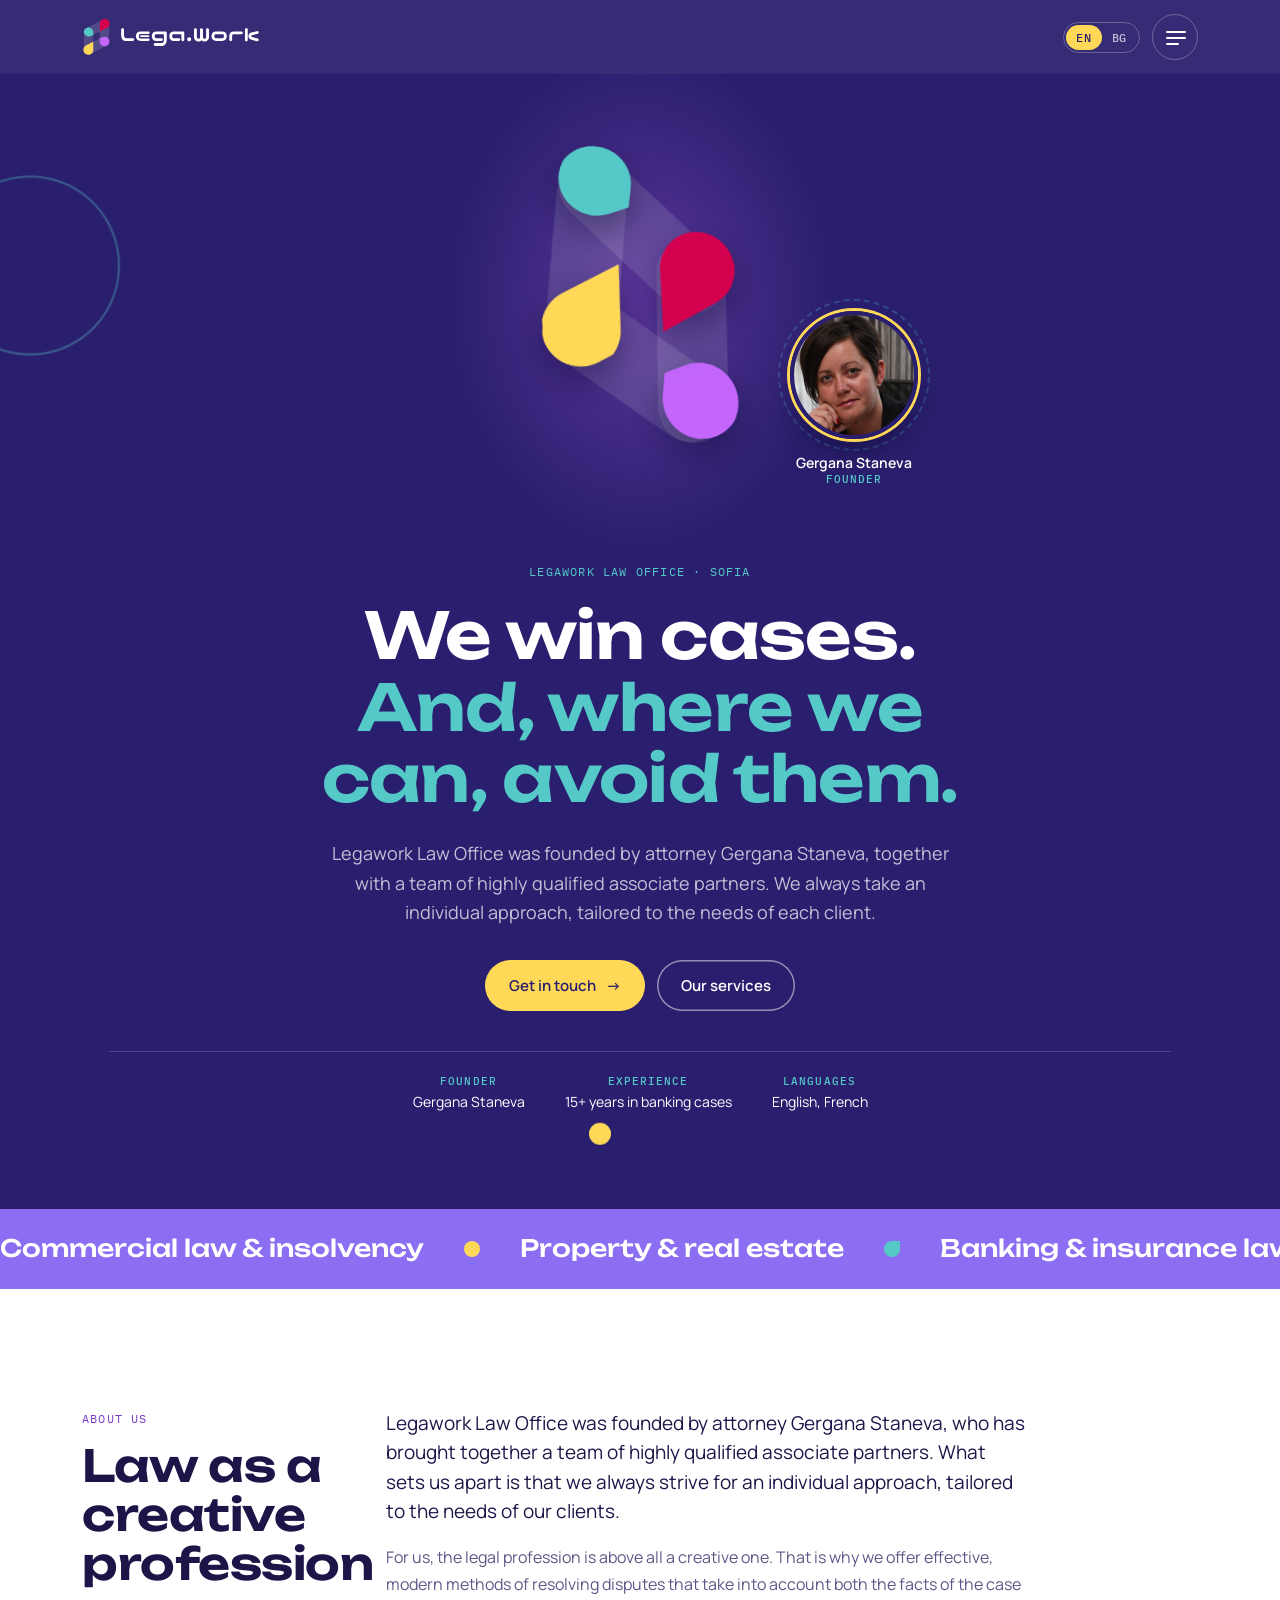
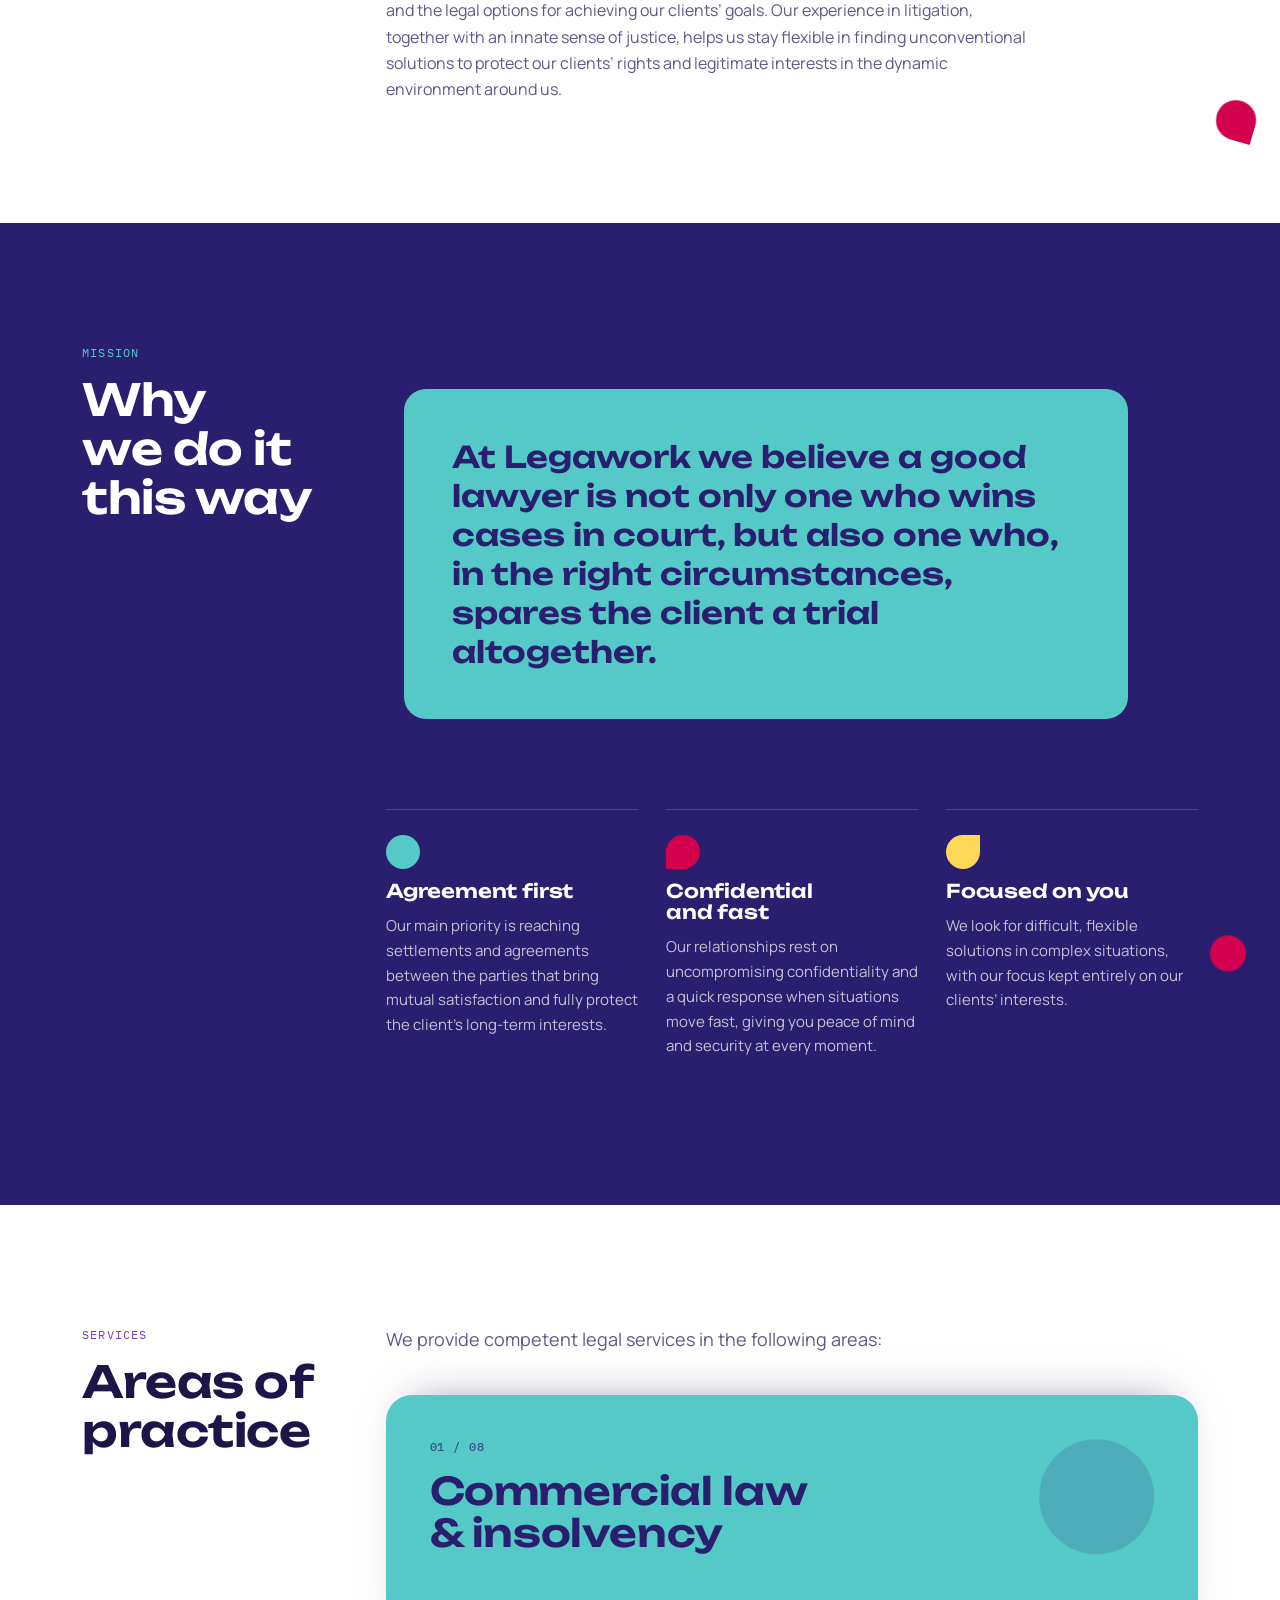
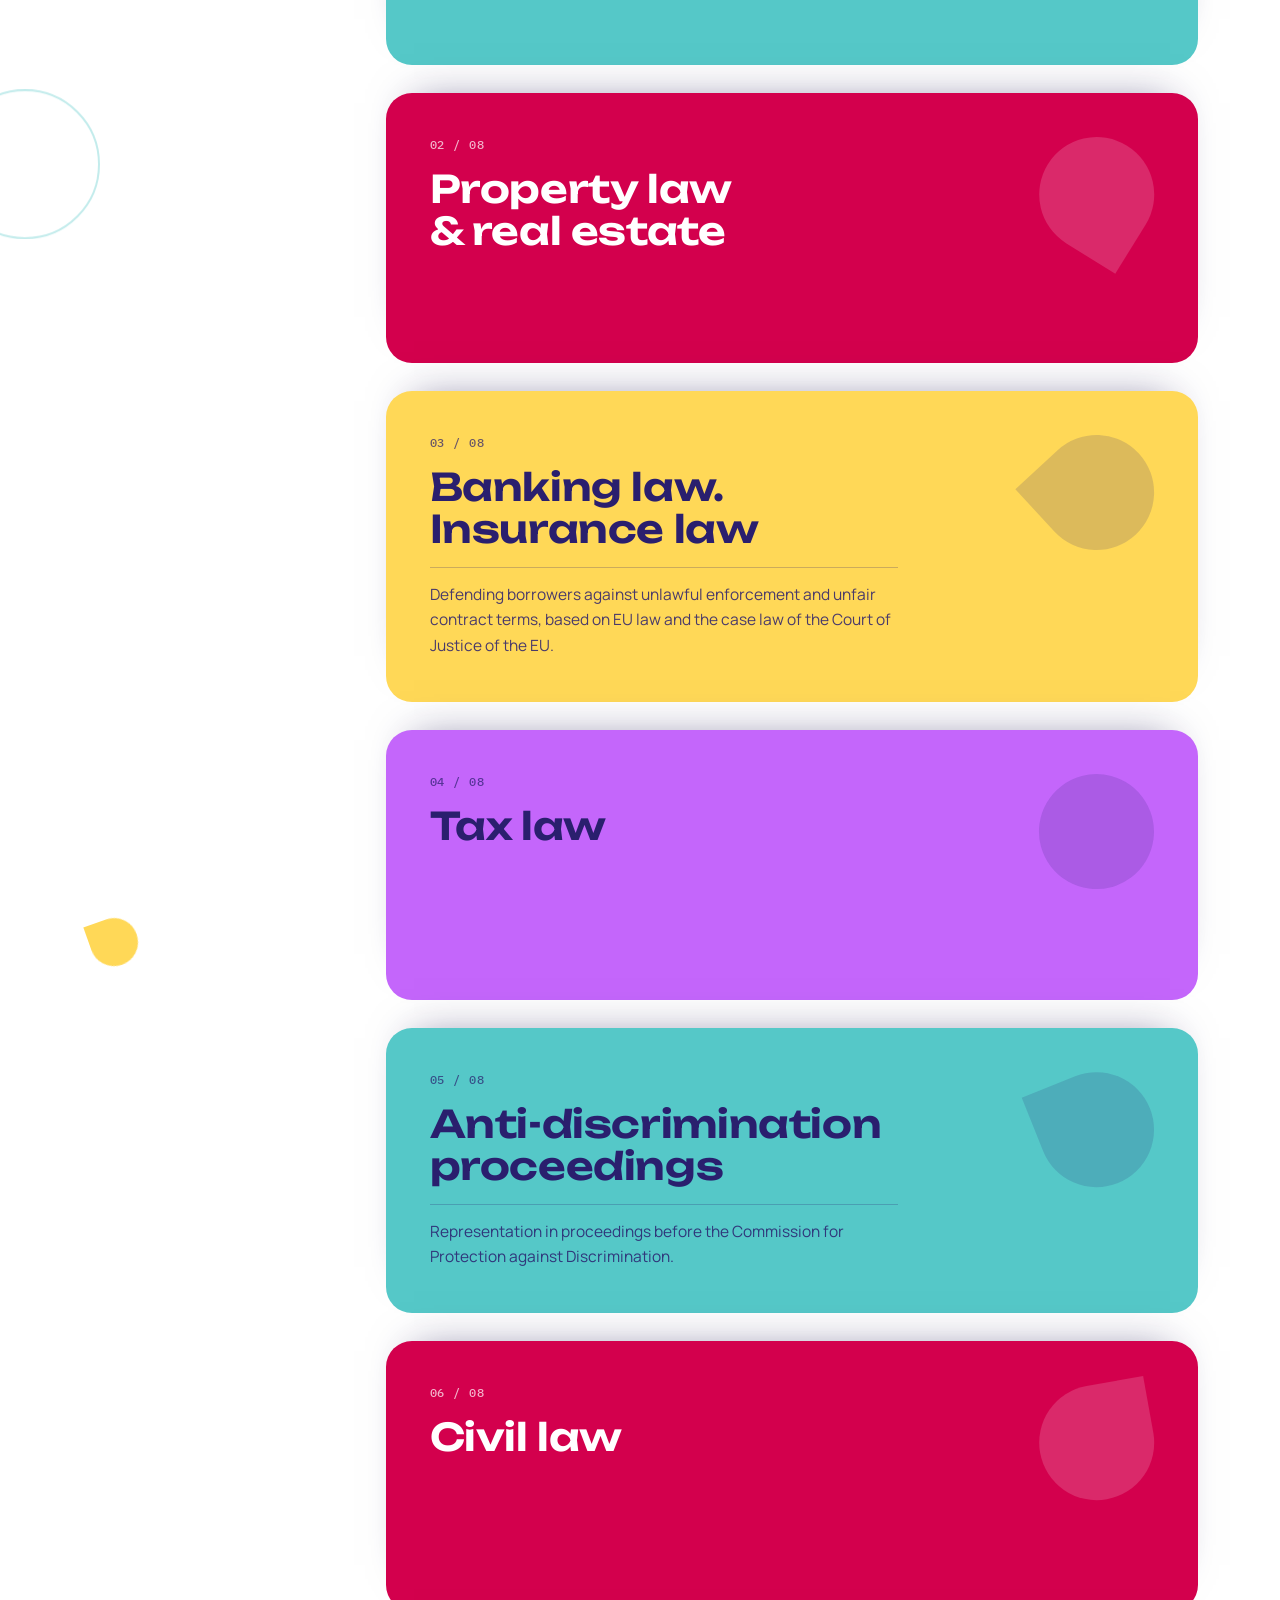
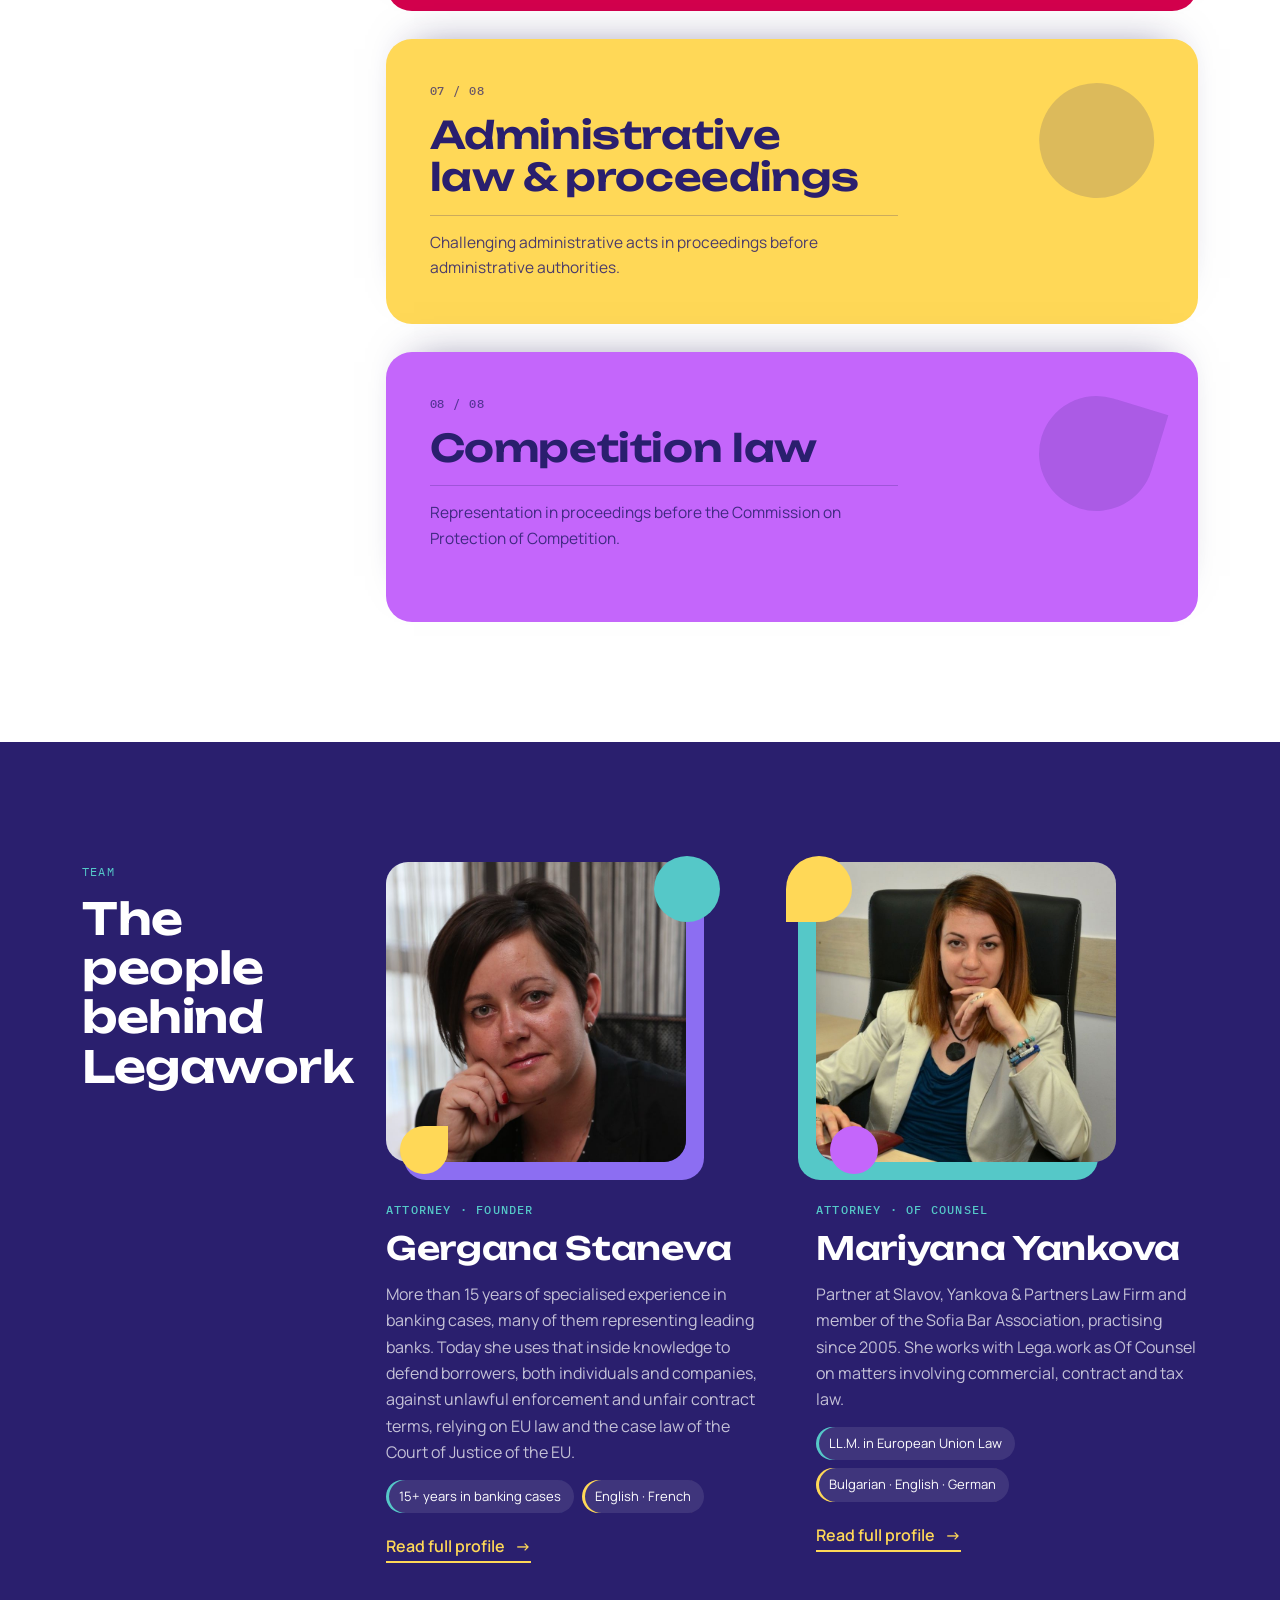
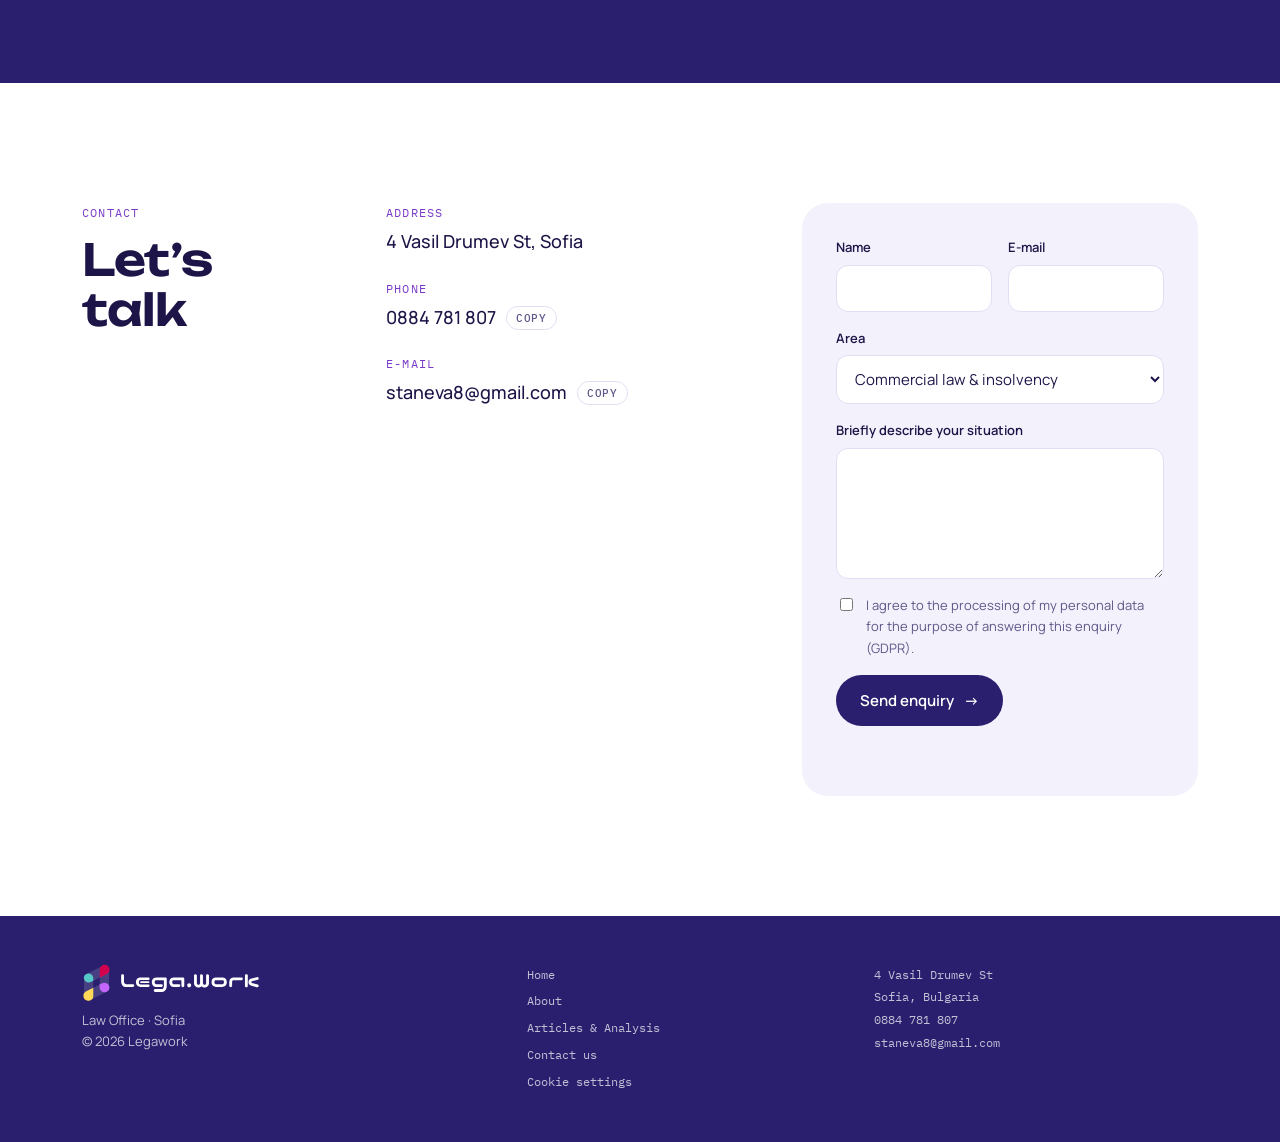
<file: index.html>
<!doctype html>
<html lang="en">
<head>
<meta charset="utf-8">
<meta name="viewport" content="width=device-width, initial-scale=1, viewport-fit=cover">
<!-- Google Tag Manager, loaded only after the visitor accepts cookies (see the cookie banner in assets/js/site.js) -->
<script>
  window.dataLayer = window.dataLayer || [];
  function gtag(){dataLayer.push(arguments);}
  gtag('consent', 'default', { ad_storage: 'denied', ad_user_data: 'denied', ad_personalization: 'denied', analytics_storage: 'denied' });
  gtag('js', new Date());
  window.lwLoadGTM = function () {
    if (window.lwGTMLoaded) return;
    window.lwGTMLoaded = true;
    gtag('consent', 'update', { analytics_storage: 'granted' });
    var s = document.createElement('script');
    s.async = true;
    s.src = 'https://www.googletagmanager.com/gtm.js?id=GTM-W9WD5CR8';
    document.head.appendChild(s);
  };
  try { if (localStorage.getItem('lw-consent') === 'granted') window.lwLoadGTM(); } catch (e) {}
</script>
<!-- End Google Tag Manager -->
<title>Legawork Law Office</title>
<meta name="description" content="Legawork Law Office, Sofia. Attorney Gergana Staneva and partners: banking, commercial, property, tax, administrative, competition and anti-discrimination law.">
<meta name="theme-color" content="#2a1f6e">
<link rel="icon" type="image/svg+xml" href="assets/logo/mark.svg">
<link rel="preconnect" href="https://fonts.googleapis.com">
<link rel="preconnect" href="https://fonts.gstatic.com" crossorigin>
<link rel="stylesheet" href="https://fonts.googleapis.com/css2?family=Unbounded:wght@500;600;700&family=Manrope:wght@400;500;600;700&family=IBM+Plex+Mono:wght@500&display=swap">
<link rel="stylesheet" href="assets/css/site.css">
</head>
<body class="en">
<!-- Official Lega.work logo: mark and wordmark as reusable symbols -->
<svg width="0" height="0" style="position:absolute" aria-hidden="true">
  <symbol id="mark" viewBox="0 0 370 493"><rect x="22.6699" y="125.974" width="120.179" height="346.117" rx="60.0897" fill="currentColor" fill-opacity=".14"/><rect x="346.188" y="366.674" width="120.179" height="346.117" rx="60.0897" transform="rotate(-179.474 346.188 366.674)" fill="currentColor" fill-opacity=".14"/><rect x="309.08" y="224.384" width="125.639" height="346.117" rx="62.8193" transform="rotate(63.2518 309.08 224.384)" fill="currentColor" fill-opacity=".14"/><rect x="58.293" y="260.746" width="120.179" height="346.117" rx="60.0897" transform="rotate(-116.223 58.293 260.746)" fill="currentColor" fill-opacity=".14"/><path d="M80.5371 121.74C114.952 121.74 142.85 149.638 142.851 184.053V218.313L111.07 233.966C80.1972 249.173 42.8423 236.473 27.6357 205.6C19.1977 188.469 19.3522 169.341 26.4365 153.11C37.1802 134.367 57.3842 121.74 80.5371 121.74Z" fill="#55C8C8"/><path d="M290.881 366.674C255.061 366.674 226.023 337.636 226.023 301.816V266.162L259.104 249.867C291.238 234.04 330.118 247.259 345.945 279.393C354.721 297.21 354.567 317.102 347.209 333.988C336.032 353.516 314.993 366.674 290.881 366.674Z" fill="#C466FB"/><path d="M142.86 417.566C142.86 432.73 137.545 446.651 128.677 457.572L106.323 468.838C75.0014 484.624 36.8126 472.03 21.0264 440.708C19.7153 438.107 18.6009 435.458 17.6758 432.779C16.4776 427.905 15.8418 422.81 15.8418 417.566V397.906C19.9331 380.14 31.6038 364.258 49.1562 355.412L142.86 308.184V417.566Z" fill="#FFD857"/><path d="M227.555 73.0107C227.555 49.8091 239.998 29.5147 258.573 18.4326L262.069 16.6699C293.391 0.883667 331.58 13.4772 347.366 44.7988C363.153 76.1208 350.558 114.31 319.236 130.097L227.555 176.304V73.0107Z" fill="#D3004D"/></symbol>
  <symbol id="word" viewBox="416 186 920 120"><path d="M426.156 187.168C428.785 187.168 431.039 188.06 432.917 189.844C434.794 191.534 435.78 193.693 435.874 196.322V230.264C435.78 234.113 436.015 237.681 436.578 240.967C437.236 244.159 438.738 247.023 441.085 249.558C443.432 252.093 446.39 253.454 449.958 253.642H495.025C497.654 253.736 499.813 254.722 501.503 256.6C503.287 258.478 504.179 260.731 504.179 263.36C504.085 265.895 503.146 268.054 501.363 269.838C499.673 271.528 497.56 272.42 495.025 272.514H445.169C438.597 272.139 433.151 269.932 428.832 265.895C424.607 261.764 421.556 256.741 419.678 250.826C417.894 244.91 416.955 238.62 416.861 231.954V196.322C416.955 193.787 417.894 191.675 419.678 189.985C421.462 188.201 423.621 187.262 426.156 187.168Z" fill="currentColor"/><path d="M546.43 272.514C538.167 272.233 531.924 270.308 527.699 266.74C523.474 263.078 520.422 258.994 518.544 254.487C516.667 249.887 515.728 245.239 515.728 240.545C515.728 235.662 516.62 230.968 518.404 226.461C520.281 221.86 523.333 217.776 527.558 214.208C531.877 210.547 537.322 208.669 543.895 208.575H597.412C600.041 208.575 602.248 209.467 604.031 211.251C605.909 212.941 606.848 215.006 606.848 217.448C606.848 219.983 605.909 222.142 604.031 223.926C602.248 225.616 600.041 226.461 597.412 226.461H544.74C542.674 226.461 540.843 227.165 539.247 228.574C537.745 229.982 536.618 231.813 535.867 234.066C535.21 236.32 534.881 238.526 534.881 240.685C534.881 243.033 535.21 245.333 535.867 247.586C536.618 249.84 537.745 251.671 539.247 253.079C540.843 254.393 542.674 255.098 544.74 255.191H597.412C600.041 255.191 602.248 256.036 604.031 257.726C605.909 259.417 606.848 261.435 606.848 263.782C606.848 266.224 605.909 268.289 604.031 269.979C602.248 271.669 600.041 272.514 597.412 272.514H546.43ZM605.158 240.263C605.158 242.047 604.36 243.596 602.764 244.91C601.356 246.131 599.572 246.741 597.412 246.741H551.359C549.2 246.741 547.369 246.131 545.867 244.91C544.364 243.596 543.613 242.047 543.613 240.263C543.613 238.573 544.364 237.071 545.867 235.756C547.369 234.536 549.2 233.925 551.359 233.925H597.412C599.572 233.925 601.403 234.583 602.905 235.897C604.407 237.118 605.158 238.573 605.158 240.263Z" fill="currentColor"/><path d="M702.053 231.109C702.053 228.761 700.832 227.541 698.391 227.447H649.099C647.315 227.541 645.766 228.339 644.451 229.841C643.137 231.249 642.151 232.939 641.494 234.911C640.93 236.789 640.649 238.714 640.649 240.685C640.649 242.563 640.93 244.488 641.494 246.46C642.151 248.337 643.137 250.027 644.451 251.53C645.766 252.938 647.315 253.642 649.099 253.642H685.153C687.782 253.642 689.988 254.581 691.772 256.459C693.65 258.243 694.589 260.449 694.589 263.078C694.589 265.707 693.65 267.914 691.772 269.697C689.988 271.575 687.782 272.514 685.153 272.514H649.662C643.09 272.42 637.644 270.589 633.325 267.022C629.1 263.36 626.049 259.276 624.171 254.769C622.387 250.168 621.495 245.427 621.495 240.545C621.495 235.85 622.434 231.249 624.312 226.743C626.19 222.142 629.241 218.058 633.466 214.49C637.691 210.828 643.935 208.857 652.197 208.575H711.348C713.977 208.575 716.23 209.467 718.108 211.251C719.986 212.941 720.972 215.1 721.066 217.729V262.233C721.066 269.744 720.033 276.833 717.967 283.499C716.089 289.414 712.991 294.391 708.672 298.428C704.447 302.559 699.048 304.812 692.476 305.188H643.747C641.212 305.094 639.053 304.155 637.269 302.371C635.579 300.681 634.687 298.569 634.593 296.034C634.593 293.405 635.438 291.151 637.128 289.274C638.912 287.396 641.118 286.41 643.747 286.316H687.688C691.256 286.128 694.213 284.767 696.56 282.232C698.908 279.697 700.41 276.739 701.067 273.359C701.724 269.979 702.053 265.613 702.053 260.262V231.109Z" fill="currentColor"/><path d="M818.805 265.05V231.109C818.805 228.761 817.585 227.541 815.144 227.447H765.851C764.067 227.541 762.518 228.339 761.204 229.841C759.889 231.249 758.903 232.939 758.246 234.911C757.683 236.789 757.401 238.714 757.401 240.685C757.401 242.563 757.683 244.488 758.246 246.46C758.903 248.337 759.889 250.027 761.204 251.53C762.518 252.938 764.067 253.642 765.851 253.642H801.905C804.534 253.642 806.741 254.581 808.524 256.459C810.402 258.243 811.341 260.449 811.341 263.078C811.341 265.707 810.402 267.914 808.524 269.697C806.741 271.575 804.534 272.514 801.905 272.514H766.415C759.842 272.42 754.397 270.589 750.078 267.022C745.853 263.36 742.801 259.276 740.923 254.769C739.14 250.168 738.248 245.427 738.248 240.545C738.248 235.85 739.186 231.249 741.064 226.743C742.942 222.142 745.993 218.058 750.219 214.49C754.444 210.828 760.687 208.857 768.95 208.575H828.101C830.729 208.575 832.983 209.467 834.861 211.251C836.738 212.941 837.724 215.1 837.818 217.729V265.05C837.818 267.679 836.832 269.885 834.861 271.669C832.983 273.359 830.729 274.204 828.101 274.204C822.467 273.735 819.369 270.683 818.805 265.05Z" fill="currentColor"/><path d="M870.492 274.768C866.736 274.768 863.591 273.453 861.056 270.824C858.615 268.195 857.394 264.909 857.394 260.966C857.394 257.022 858.615 253.736 861.056 251.107C863.591 248.478 866.736 247.164 870.492 247.164C874.248 247.164 877.393 248.478 879.928 251.107C882.463 253.736 883.73 257.022 883.73 260.966C883.73 264.909 882.463 268.195 879.928 270.824C877.393 273.453 874.248 274.768 870.492 274.768Z" fill="currentColor"/><path d="M932.6 275.753C929.408 275.753 926.216 275.19 923.024 274.063C919.925 272.937 916.921 271.294 914.01 269.134C911.1 266.881 908.564 263.923 906.405 260.262C904.245 256.6 903.072 252.234 902.884 247.164V196.322C902.884 193.693 903.823 191.534 905.701 189.844C907.672 188.06 909.973 187.168 912.602 187.168C918.235 187.637 921.287 190.689 921.756 196.322V246.037C921.85 248.291 922.319 250.215 923.164 251.811C924.009 253.314 924.948 254.534 925.981 255.473C927.014 256.318 928.047 256.975 929.079 257.445C930.206 257.82 931.333 258.008 932.46 258.008C933.586 258.008 934.713 257.82 935.84 257.445C936.966 256.975 938.046 256.318 939.079 255.473C940.112 254.534 941.05 253.314 941.896 251.811C942.741 250.215 943.163 248.291 943.163 246.037V196.322C943.163 193.693 944.102 191.534 945.98 189.844C947.951 188.06 950.252 187.168 952.881 187.168C958.514 187.637 961.612 190.689 962.176 196.322V246.037C962.27 248.291 962.739 250.168 963.584 251.671C964.429 253.267 965.368 254.534 966.401 255.473C967.434 256.318 968.466 256.975 969.499 257.445C970.626 257.82 971.753 258.008 972.879 258.008C974.006 258.008 975.133 257.82 976.259 257.445C977.386 256.975 978.466 256.318 979.499 255.473C980.531 254.534 981.47 253.314 982.315 251.811C983.16 250.215 983.583 248.291 983.583 246.037V196.322C983.583 193.693 984.522 191.534 986.399 189.844C988.371 188.06 990.672 187.168 993.3 187.168C998.934 187.637 1002.03 190.689 1002.6 196.322V247.164C1002.6 252.234 1001.47 256.6 999.215 260.262C997.056 263.923 994.521 266.881 991.61 269.134C988.794 271.294 985.789 272.937 982.597 274.063C979.499 275.19 976.306 275.753 973.02 275.753C969.828 275.753 966.636 275.19 963.443 274.063C960.345 272.937 957.34 271.247 954.43 268.993C953.866 268.618 953.35 268.195 952.881 267.726C952.317 268.195 951.801 268.618 951.331 268.993C948.421 271.247 945.369 272.937 942.177 274.063C939.079 275.19 935.886 275.753 932.6 275.753Z" fill="currentColor"/><path d="M1050.2 272.514C1041.94 272.233 1035.69 270.308 1031.47 266.74C1027.24 263.078 1024.19 258.994 1022.31 254.487C1020.43 249.887 1019.5 245.239 1019.5 240.545C1019.5 235.662 1020.39 230.968 1022.17 226.461C1024.05 221.86 1027.1 217.776 1031.33 214.208C1035.64 210.547 1041.09 208.669 1047.66 208.575H1093.29C1099.87 208.669 1105.26 210.547 1109.49 214.208C1113.81 217.776 1116.86 221.86 1118.64 226.461C1120.52 230.968 1121.46 235.662 1121.46 240.545C1121.46 245.239 1120.52 249.887 1118.64 254.487C1116.77 258.994 1113.71 263.078 1109.49 266.74C1105.26 270.308 1099.02 272.233 1090.76 272.514H1050.2ZM1047.1 227.447C1045.32 227.447 1043.77 228.198 1042.45 229.7C1041.14 231.109 1040.15 232.799 1039.49 234.77C1038.93 236.648 1038.65 238.526 1038.65 240.404C1038.65 242.375 1038.93 244.347 1039.49 246.319C1040.15 248.197 1041.14 249.887 1042.45 251.389C1043.77 252.797 1045.32 253.548 1047.1 253.642H1093.86C1095.64 253.548 1097.19 252.797 1098.5 251.389C1099.82 249.887 1100.76 248.197 1101.32 246.319C1101.98 244.347 1102.31 242.375 1102.31 240.404C1102.31 238.526 1101.98 236.648 1101.32 234.77C1100.76 232.799 1099.82 231.109 1098.5 229.7C1097.19 228.198 1095.64 227.447 1093.86 227.447H1047.1Z" fill="currentColor"/><path d="M1140.61 226.32C1142.4 221.813 1145.4 217.776 1149.63 214.208C1153.95 210.547 1159.39 208.669 1165.96 208.575H1218.92C1221.55 208.575 1223.75 209.514 1225.54 211.392C1227.42 213.176 1228.35 215.382 1228.35 218.011C1228.35 220.64 1227.42 222.893 1225.54 224.771C1223.75 226.555 1221.55 227.447 1218.92 227.447H1165.4C1163.62 227.447 1162.07 228.198 1160.75 229.7C1159.44 231.109 1158.41 232.799 1157.66 234.77C1157 236.742 1156.67 238.62 1156.67 240.404V265.05C1156.11 270.683 1153.01 273.735 1147.37 274.204C1144.75 274.204 1142.44 273.359 1140.47 271.669C1138.6 269.885 1137.66 267.679 1137.66 265.05V240.545H1137.8C1137.8 235.662 1138.74 230.921 1140.61 226.32Z" fill="currentColor"/><path d="M1252.01 187.168C1254.55 187.262 1256.71 188.201 1258.49 189.985C1260.28 191.675 1261.22 193.787 1261.31 196.322V265.332C1260.75 270.965 1257.65 274.016 1252.01 274.486C1249.39 274.486 1247.09 273.641 1245.11 271.951C1243.24 270.167 1242.3 267.961 1242.3 265.332V196.322C1242.39 193.693 1243.38 191.534 1245.25 189.844C1247.13 188.06 1249.39 187.168 1252.01 187.168ZM1269.9 226.461C1272.62 222.048 1277.83 218.809 1285.53 216.743L1321.73 207.026C1324.26 206.275 1326.66 206.509 1328.91 207.73C1331.26 208.857 1332.81 210.687 1333.56 213.223C1334.4 215.664 1334.22 218.058 1333 220.405C1331.87 222.658 1330.04 224.208 1327.5 225.053L1288.91 235.052C1286.19 236.085 1284.88 237.869 1284.97 240.404C1284.88 242.939 1286.19 244.723 1288.91 245.755L1327.5 255.755C1330.04 256.6 1331.87 258.196 1333 260.543C1334.22 262.797 1334.4 265.144 1333.56 267.585C1332.81 270.12 1331.26 271.951 1328.91 273.078C1326.66 274.298 1324.26 274.533 1321.73 273.782L1285.53 264.064C1277.74 261.905 1272.48 258.618 1269.76 254.206C1267.13 249.793 1265.82 245.192 1265.82 240.404C1265.82 235.615 1267.18 230.968 1269.9 226.461Z" fill="currentColor"/></symbol>
</svg>
<div class="curtain" aria-hidden="true"><div class="logo"><svg class="mk"><use href="#mark"/></svg><svg class="wd"><use href="#word"/></svg></div></div>
<header class="top">
  <div class="wrap">
    <a class="logo" href="index.html" aria-label="Legawork"><svg class="mk" aria-hidden="true"><use href="#mark"/></svg><svg class="wd" aria-hidden="true"><use href="#word"/></svg></a>
    <div class="top-r">
      <div class="lang" role="group" aria-label="Language">
        <button type="button" id="lang-en" aria-pressed="true" data-lang="en">EN</button>
        <button type="button" id="lang-bg" aria-pressed="false" data-lang="bg">BG</button>
      </div>
      <button type="button" class="burger" id="burger" aria-expanded="false" aria-controls="menu"><span class="sr">Menu</span><i class="b1"></i><i class="b2"></i><i class="b3"></i></button>
    </div>
  </div>
</header>
<div class="menu" id="menu" aria-hidden="true">
  <i class="shape ring c-teal" style="--x:calc(100% - 260px);--y:12%;--s:220px" aria-hidden="true"></i>
  <i class="shape circle c-yellow" style="--x:calc(100% - 210px);--y:88%;--s:40px" aria-hidden="true"></i>
  <i class="shape drop-b c-red" style="--x:calc(100% - 120px);--y:70%;--s:70px" aria-hidden="true"></i>
  <div class="wrap menu-inner">
    <nav class="menu-nav" aria-label="Main">
      <a href="index.html" aria-current="page" style="--k:0"><i class="dot circle c-teal" aria-hidden="true"></i><span class="en">Home</span><span class="bg">Начало</span></a>
      <a href="index.html#team" style="--k:1"><i class="dot drop-b c-red" aria-hidden="true"></i><span class="en">About</span><span class="bg">За нас</span></a>
      <a href="articles.html" style="--k:2"><i class="dot drop-a c-yellow" aria-hidden="true"></i><span class="en">Articles &amp; Analysis</span><span class="bg">Статии и анализи</span></a>
      <a href="index.html#contact" style="--k:3"><i class="dot circle c-violet" aria-hidden="true"></i><span class="en">Contact us</span><span class="bg">Контакти</span></a>
    </nav>
    <div class="menu-foot">
      <span><span class="en">4 Vasil Drumev St, Sofia</span><span class="bg">ул. „Васил Друмев“ № 4, София</span></span>
      <a href="tel:+359884781807">0884 781 807</a>
      <a href="mailto:staneva8@gmail.com">staneva8@gmail.com</a>
    </div>
  </div>
</div>

<main id="top">
  <section class="hero band dark" data-sec>
    <i class="shape ring c-teal hide-m" style="--x:-60px;--y:12%;--s:180px" data-speed="-.18" data-rot="40"></i>
    <i class="shape circle c-yellow" style="--x:46%;--y:84%;--s:22px" data-speed=".5"></i>
    <div class="wrap">
        <div class="stage-wrap">
          <div class="stage" id="stage" aria-hidden="true">
          <div class="layer"><svg viewBox="-20 -20 410 533"><g class="kin"><g class="in" style="--d:1.2s;--fx:0px;--fy:80px;--fr:0deg"><rect x="22.6699" y="125.974" width="120.179" height="346.117" rx="60.0897" fill="white" fill-opacity="0.12"/></g></g></svg></div>
          <div class="layer"><svg viewBox="-20 -20 410 533"><g class="kin"><g class="in" style="--d:1.25s;--fx:0px;--fy:-80px;--fr:0deg"><rect x="346.188" y="366.674" width="120.179" height="346.117" rx="60.0897" transform="rotate(-179.474 346.188 366.674)" fill="white" fill-opacity="0.12"/></g></g></svg></div>
          <div class="layer"><svg viewBox="-20 -20 410 533"><g class="kin"><g class="in" style="--d:1.3s;--fx:-60px;--fy:0px;--fr:20deg"><rect x="309.08" y="224.384" width="125.639" height="346.117" rx="62.8193" transform="rotate(63.2518 309.08 224.384)" fill="white" fill-opacity="0.12"/></g></g></svg></div>
          <div class="layer"><svg viewBox="-20 -20 410 533"><g class="kin"><g class="in" style="--d:1.35s;--fx:60px;--fy:0px;--fr:-20deg"><rect x="58.293" y="260.746" width="120.179" height="346.117" rx="60.0897" transform="rotate(-116.223 58.293 260.746)" fill="white" fill-opacity="0.12"/></g></g></svg></div>
          <div class="layer c"><svg viewBox="-20 -20 410 533"><g class="kin"><g class="in" style="--d:1.45s;--fx:-160px;--fy:-120px;--fr:-90deg"><path d="M80.5371 121.74C114.952 121.74 142.85 149.638 142.851 184.053V218.313L111.07 233.966C80.1972 249.173 42.8423 236.473 27.6357 205.6C19.1977 188.469 19.3522 169.341 26.4365 153.11C37.1802 134.367 57.3842 121.74 80.5371 121.74Z" fill="#55C8C8"/></g></g></svg></div>
          <div class="layer c"><svg viewBox="-20 -20 410 533"><g class="kin"><g class="in" style="--d:1.55s;--fx:170px;--fy:120px;--fr:90deg"><path d="M290.881 366.674C255.061 366.674 226.023 337.636 226.023 301.816V266.162L259.104 249.867C291.238 234.04 330.118 247.259 345.945 279.393C354.721 297.21 354.567 317.102 347.209 333.988C336.032 353.516 314.993 366.674 290.881 366.674Z" fill="#C466FB"/></g></g></svg></div>
          <div class="layer c"><svg viewBox="-20 -20 410 533"><g class="kin"><g class="in" style="--d:1.65s;--fx:-160px;--fy:160px;--fr:-120deg"><path d="M142.86 417.566C142.86 432.73 137.545 446.651 128.677 457.572L106.323 468.838C75.0014 484.624 36.8126 472.03 21.0264 440.708C19.7153 438.107 18.6009 435.458 17.6758 432.779C16.4776 427.905 15.8418 422.81 15.8418 417.566V397.906C19.9331 380.14 31.6038 364.258 49.1562 355.412L142.86 308.184V417.566Z" fill="#FFD857"/></g></g></svg></div>
          <div class="layer c"><svg viewBox="-20 -20 410 533"><g class="kin"><g class="in" style="--d:1.75s;--fx:170px;--fy:-150px;--fr:120deg"><path d="M227.555 73.0107C227.555 49.8091 239.998 29.5147 258.573 18.4326L262.069 16.6699C293.391 0.883667 331.58 13.4772 347.366 44.7988C363.153 76.1208 350.558 114.31 319.236 130.097L227.555 176.304V73.0107Z" fill="#D3004D"/></g></g></svg></div>
          </div>
          <a class="hero-portrait" href="#team">
            <span class="ring" aria-hidden="true"></span>
            <img src="assets/img/gergana-staneva-circle.jpg" alt="Gergana Staneva" width="480" height="480">
            <span class="cap"><b><span class="en">Gergana Staneva</span><span class="bg">адв. Гергана Станева</span></b><span class="en">Founder</span><span class="bg">Основател</span></span>
          </a>
        </div>
      <div>
        <p class="label"><span class="en">Legawork Law Office · Sofia</span><span class="bg">Адвокатска кантора Legawork · София</span></p>
        <h1 style="margin-top:18px">
          <span class="en"><span class="ln"><span>We win cases.</span></span><span class="ln"><em>And, where we can, avoid them.</em></span></span>
          <span class="bg"><span class="ln"><span>Печелим дела.</span></span><span class="ln"><em>А когато можем, ги избягваме.</em></span></span>
        </h1>
        <p class="lede">
          <span class="en">Legawork Law Office was founded by attorney Gergana Staneva, together with a team of highly qualified associate partners. We always take an individual approach, tailored to the needs of each client.</span>
          <span class="bg">Адвокатска кантора Legawork е основана от адв. Гергана Станева, която обединява около себе си екип от висококвалифицирани асоциирани партньори. Винаги се стремим да използваме индивидуален подход, съобразен с нуждите на клиентите си.</span>
        </p>
        <div class="ctas">
          <a class="btn yellow" href="#contact"><span class="en">Get in touch</span><span class="bg">Свържете се с нас</span> <span class="arr">→</span></a>
          <a class="btn line" href="#services"><span class="en">Our services</span><span class="bg">Нашите услуги</span></a>
        </div>
        <ul class="facts">
          <li><span><span class="en">Founder</span><span class="bg">Основател</span></span><span><span class="en">Gergana Staneva</span><span class="bg">адв. Гергана Станева</span></span></li>
          <li><span><span class="en">Experience</span><span class="bg">Опит</span></span><span><span class="en">15+ years in banking cases</span><span class="bg">15+ години в банкови дела</span></span></li>
          <li><span><span class="en">Languages</span><span class="bg">Езици</span></span><span><span class="en">English, French</span><span class="bg">английски, френски</span></span></li>
        </ul>
      </div>
    </div>
  </section>

  <div class="ticker" aria-hidden="true">
    <div class="track" id="track">
      <span class="en">Commercial law &amp; insolvency</span><span class="en">Property &amp; real estate</span><span class="en">Banking &amp; insurance law</span><span class="en">Tax law</span><span class="en">Anti-discrimination</span><span class="en">Civil law</span><span class="en">Administrative law</span><span class="en">Competition law</span>
      <span class="bg">Търговско право и несъстоятелност</span><span class="bg">Вещно право и недвижими имоти</span><span class="bg">Банково и застрахователно право</span><span class="bg">Данъчно право</span><span class="bg">Защита срещу дискриминация</span><span class="bg">Гражданско право</span><span class="bg">Административно право</span><span class="bg">Конкурентно право</span>
    </div>
  </div>

  <section class="band light" id="about" data-sec>
    <i class="shape circle c-teal" style="--x:calc(100% - 120px);--y:70px;--s:84px;--d:.05s" data-speed="-.25"></i>
    <i class="shape drop-b c-red" style="--x:calc(100% - 64px);--y:190px;--s:40px;--d:.2s" data-speed=".2" data-rot="60"></i>
    <i class="shape drop-a c-yellow hide-m" style="--x:30px;--y:calc(100% - 120px);--s:56px;--d:.1s" data-speed="-.3" data-rot="-80"></i>
    <i class="shape ring c-violet hide-m" style="--x:42%;--y:calc(100% - 70px);--s:120px;--d:.3s" data-speed=".15"></i>
    <div class="wrap">
      <div class="side">
        <span class="label"><span class="en">About us</span><span class="bg">За нас</span></span>
        <h2><span class="en">Law as a creative profession</span><span class="bg">Правото като творческа професия</span></h2>
      </div>
      <div class="body">
        <div class="prose">
          <p class="lead"><span class="en">Legawork Law Office was founded by attorney Gergana Staneva, who has brought together a team of highly qualified associate partners. What sets us apart is that we always strive for an individual approach, tailored to the needs of our clients.</span><span class="bg">Адвокатска кантора Legawork е основана от адв. Гергана Станева, която обединява около себе си екип от висококвалифицирани асоциирани партньори. Заедно се отличаваме с това, че винаги се стремим да използваме индивидуален подход, съобразен с нуждите на клиентите си.</span></p>
          <p><span class="en">For us, the legal profession is above all a creative one. That is why we offer effective, modern methods of resolving disputes that take into account both the facts of the case and the legal options for achieving our clients’ goals. Our experience in litigation, together with an innate sense of justice, helps us stay flexible in finding unconventional solutions to protect our clients’ rights and legitimate interests in the dynamic environment around us.</span><span class="bg">За нас адвокатската професия е преди всичко творческа, поради което предлагаме ефективни и модерни методи за решаване на споровете, които отчитат както фактическата обстановка, така и правните възможности за постигане на целите на клиентите ни. Натрупаният юридически опит в процесуалното представителство, заедно с вроденото ни чувство за справедливост, ни помагат да бъдем гъвкави в намирането на нестандартни решения за защита на правата и законните интереси на клиентите ни в динамичната среда, която ни заобикаля.</span></p>
        </div>
      </div>
    </div>
  </section>

  <section class="band dark" id="mission" data-sec>
    <i class="shape pill c-violet hide-m" style="--x:-20px;--y:20%;--s:60px" data-speed="-.2" data-rot="25"></i>
    <i class="shape circle c-red" style="--x:calc(100% - 70px);--y:60px;--s:36px;--d:.15s" data-speed=".35"></i>
    <i class="shape drop-a c-teal hide-m" style="--x:calc(100% - 150px);--y:calc(100% - 140px);--s:70px;--d:.25s" data-speed="-.2" data-rot="90"></i>
    <div class="wrap">
      <div class="side">
        <span class="label"><span class="en">Mission</span><span class="bg">Мисия</span></span>
        <h2><span class="en">Why we do it this way</span><span class="bg">Защо работим така</span></h2>
      </div>
      <div class="body">
        <div class="fan" id="fan">
          <div class="back y"></div>
          <div class="back r"></div>
          <div class="front"><p><span class="en">At Legawork we believe a good lawyer is not only one who wins cases in court, but also one who, in the right circumstances, spares the client a trial altogether.</span><span class="bg">В Legawork вярваме, че добрият адвокат не е само този, който умее успешно да води дела, но и този, който при определени обстоятелства успява да избегне съдебния процес в защита на клиентите си.</span></p></div>
        </div>
        <div class="principles">
          <div class="principle">
            <span class="dot circle c-teal" aria-hidden="true"></span>
            <h3><span class="en">Agreement first</span><span class="bg">Първо споразумение</span></h3>
            <p><span class="en">Our main priority is reaching settlements and agreements between the parties that bring mutual satisfaction and fully protect the client’s long-term interests.</span><span class="bg">Наш основен приоритет е постигането на споразумения и договори между страните, които гарантират взаимно удовлетворение и пълна защита на дългосрочните интереси на клиента.</span></p>
          </div>
          <div class="principle">
            <span class="dot drop-b c-red" aria-hidden="true"></span>
            <h3><span class="en">Confidential and fast</span><span class="bg">Конфиденциалност и бърза реакция</span></h3>
            <p><span class="en">Our relationships rest on uncompromising confidentiality and a quick response when situations move fast, giving you peace of mind and security at every moment.</span><span class="bg">Основа на нашите взаимоотношения са безкомпромисната конфиденциалност и бързата реакция в динамични ситуации, осигуряващи спокойствие и сигурност във всеки един момент.</span></p>
          </div>
          <div class="principle">
            <span class="dot drop-a c-yellow" aria-hidden="true"></span>
            <h3><span class="en">Focused on you</span><span class="bg">Фокус върху клиента</span></h3>
            <p><span class="en">We look for difficult, flexible solutions in complex situations, with our focus kept entirely on our clients’ interests.</span><span class="bg">Търсим трудните и гъвкави решения в сложни ситуации, като целият ни фокус остава насочен изключително към интересите на клиентите ни.</span></p>
          </div>
        </div>
      </div>
    </div>
  </section>

  <section class="band light" id="services" data-sec>
    <i class="shape ring c-teal hide-m" style="--x:-50px;--y:34%;--s:150px" data-speed="-.12"></i>
    <i class="shape circle c-violet hide-m" style="--x:60px;--y:62%;--s:30px;--d:.2s" data-speed=".3"></i>
    <i class="shape drop-b c-yellow hide-m" style="--x:90px;--y:82%;--s:48px;--d:.1s" data-speed="-.25" data-rot="70"></i>
    <div class="wrap">
      <div class="side">
        <span class="label"><span class="en">Services</span><span class="bg">Услуги</span></span>
        <h2><span class="en">Areas of practice</span><span class="bg">Сфери на дейност</span></h2>
      </div>
      <div class="body">
        <p class="intro"><span class="en">We provide competent legal services in the following areas:</span><span class="bg">Предоставяме компетентни юридически услуги в следните сфери на дейност:</span></p>
        <ol class="stack" id="stack">
          <li class="card k-teal" style="--n:0"><div class="main"><span class="pos">01 / 08</span><h3><span class="en">Commercial law &amp; insolvency</span><span class="bg">Търговско право и несъстоятелност</span></h3></div><span class="glyph circle" aria-hidden="true"></span></li>
          <li class="card k-red" style="--n:1"><div class="main"><span class="pos">02 / 08</span><h3><span class="en">Property law &amp; real estate</span><span class="bg">Вещно право и недвижими имоти</span></h3></div><span class="glyph drop-a" aria-hidden="true"></span></li>
          <li class="card k-yellow" style="--n:2"><div class="main"><span class="pos">03 / 08</span><h3><span class="en">Banking law. Insurance law</span><span class="bg">Банково право. Застрахователно право</span></h3><p><span class="en">Defending borrowers against unlawful enforcement and unfair contract terms, based on EU law and the case law of the Court of Justice of the EU.</span><span class="bg">Защита на кредитополучатели срещу незаконосъобразни принудителни изпълнения и неравноправни клаузи, въз основа на правото на ЕС и практиката на СЕС.</span></p></div><span class="glyph drop-b" aria-hidden="true"></span></li>
          <li class="card k-violet" style="--n:3"><div class="main"><span class="pos">04 / 08</span><h3><span class="en">Tax law</span><span class="bg">Данъчно право</span></h3></div><span class="glyph circle" aria-hidden="true"></span></li>
          <li class="card k-teal" style="--n:4"><div class="main"><span class="pos">05 / 08</span><h3><span class="en">Anti-discrimination proceedings</span><span class="bg">Производства за защита срещу дискриминация</span></h3><p><span class="en">Representation in proceedings before the Commission for Protection against Discrimination.</span><span class="bg">Процесуално представителство по производства пред Комисията за защита от дискриминация (КЗД).</span></p></div><span class="glyph drop-a" aria-hidden="true"></span></li>
          <li class="card k-red" style="--n:5"><div class="main"><span class="pos">06 / 08</span><h3><span class="en">Civil law</span><span class="bg">Гражданско право</span></h3></div><span class="glyph drop-b" aria-hidden="true"></span></li>
          <li class="card k-yellow" style="--n:6"><div class="main"><span class="pos">07 / 08</span><h3><span class="en">Administrative law &amp; proceedings</span><span class="bg">Административно право и процес</span></h3><p><span class="en">Challenging administrative acts in proceedings before administrative authorities.</span><span class="bg">Оспорване на административни актове в производства пред административни органи.</span></p></div><span class="glyph circle" aria-hidden="true"></span></li>
          <li class="card k-violet" style="--n:7"><div class="main"><span class="pos">08 / 08</span><h3><span class="en">Competition law</span><span class="bg">Конкурентно право</span></h3><p><span class="en">Representation in proceedings before the Commission on Protection of Competition.</span><span class="bg">Процесуално представителство по производства пред Комисията за защита на конкуренцията (КЗК).</span></p></div><span class="glyph drop-a" aria-hidden="true"></span></li>
        </ol>
      </div>
    </div>
  </section>

  <section class="band dark" id="team" data-sec>
    <i class="shape ring c-yellow hide-m" style="--x:calc(100% - 100px);--y:8%;--s:160px" data-speed="-.15" data-rot="30"></i>
    <i class="shape circle c-teal" style="--x:20px;--y:calc(100% - 90px);--s:26px;--d:.2s" data-speed=".3"></i>
    <div class="wrap">
      <div class="side">
        <span class="label"><span class="en">Team</span><span class="bg">Екип</span></span>
        <h2><span class="en">The people behind Legawork</span><span class="bg">Хората зад Legawork</span></h2>
      </div>
      <div class="body">
        <div class="team-grid">
          <article class="member-card">
            <a class="photo-wrap" href="gergana-staneva.html" tabindex="-1" aria-hidden="true">
              <figure class="photo"><img src="assets/img/gergana-staneva.jpg" alt="" width="800" height="1000" loading="lazy"></figure>
              <span class="s1"></span><span class="s2"></span>
            </a>
            <span class="role"><span class="en">Attorney · Founder</span><span class="bg">Адвокат · Основател</span></span>
            <h3><a href="gergana-staneva.html"><span class="en">Gergana Staneva</span><span class="bg">адв. Гергана Станева</span></a></h3>
            <p><span class="en">More than 15 years of specialised experience in banking cases, many of them representing leading banks. Today she uses that inside knowledge to defend borrowers, both individuals and companies, against unlawful enforcement and unfair contract terms, relying on EU law and the case law of the Court of Justice of the EU.</span><span class="bg">Повече от 15 години специализиран правен опит в банкови дела, голяма част от тях като представител на водещи банки. Днес прилага това познание в защита на кредитополучатели – физически лица и корпоративни клиенти – срещу незаконосъобразни принудителни изпълнения и неравноправни клаузи, въз основа на правото на ЕС и практиката на СЕС.</span></p>
            <ul class="highlights"><li><span class="en">15+ years in banking cases</span><span class="bg">15+ години в банкови дела</span></li><li><span class="en">English · French</span><span class="bg">английски · френски</span></li></ul>
            <a class="more" href="gergana-staneva.html"><span class="en">Read full profile</span><span class="bg">Пълен профил</span> <span class="arr" aria-hidden="true">→</span><span class="sr"> Gergana Staneva</span></a>
          </article>
          <article class="member-card">
            <a class="photo-wrap alt" href="mariyana-yankova.html" tabindex="-1" aria-hidden="true">
              <figure class="photo"><img src="assets/img/mariyana-yankova.jpg" alt="" width="800" height="1000" loading="lazy"></figure>
              <span class="s1"></span><span class="s2"></span>
            </a>
            <span class="role"><span class="en">Attorney · Of Counsel</span><span class="bg">Адвокат · Външен асоцииран партньор</span></span>
            <h3><a href="mariyana-yankova.html"><span class="en">Mariyana Yankova</span><span class="bg">адв. Марияна Янкова</span></a></h3>
            <p><span class="en">Partner at Slavov, Yankova &amp; Partners Law Firm and member of the Sofia Bar Association, practising since 2005. She works with Lega.work as Of Counsel on matters involving commercial, contract and tax law.</span><span class="bg">Адвокат-съдружник в Адвокатско дружество „Славов, Янкова и партньори“ и член на Софийската адвокатска колегия, с професионален опит от 2005 г. Сътрудничи на Lega.work като външен партньор по казуси, свързани с търговско, облигационно и данъчно право.</span></p>
            <ul class="highlights"><li><span class="en">LL.M. in European Union Law</span><span class="bg">Магистър по право на ЕС</span></li><li><span class="en">Bulgarian · English · German</span><span class="bg">английски · немски</span></li></ul>
            <a class="more" href="mariyana-yankova.html"><span class="en">Read full profile</span><span class="bg">Пълен профил</span> <span class="arr" aria-hidden="true">→</span><span class="sr"> Mariyana Yankova</span></a>
          </article>
        </div>
      </div>
    </div>
  </section>

  <section class="band light" id="contact" data-sec>
    <i class="shape drop-b c-teal" style="--x:calc(100% - 110px);--y:80px;--s:64px" data-speed="-.25" data-rot="-60"></i>
    <i class="shape circle c-yellow hide-m" style="--x:40px;--y:calc(100% - 100px);--s:44px;--d:.15s" data-speed=".2"></i>
    <i class="shape circle c-red hide-m" style="--x:110px;--y:calc(100% - 50px);--s:18px;--d:.3s" data-speed=".45"></i>
    <div class="wrap">
      <div class="side">
        <span class="label"><span class="en">Contact</span><span class="bg">Контакти</span></span>
        <h2><span class="en">Let’s talk</span><span class="bg">Свържете се с нас</span></h2>
      </div>
      <div class="body">
        <div class="contact-grid">
          <div class="details">
            <div class="row"><span class="label"><span class="en">Address</span><span class="bg">Адрес</span></span><span class="val"><span class="en">4 Vasil Drumev St, Sofia</span><span class="bg">гр. София, ул. „Васил Друмев“ № 4</span></span></div>
            <div class="row"><span class="label"><span class="en">Phone</span><span class="bg">Телефон</span></span><span class="val"><span id="phone">0884 781 807</span><button class="copy" type="button" data-copy="phone"><span class="en">Copy</span><span class="bg">Копирай</span></button></span></div>
            <div class="row"><span class="label"><span class="en">E-mail</span><span class="bg">Имейл</span></span><span class="val"><span id="email">staneva8@gmail.com</span><button class="copy" type="button" data-copy="email"><span class="en">Copy</span><span class="bg">Копирай</span></button></span></div>
          </div>
          <form class="enquiry" id="enquiry" novalidate>
            <div class="two">
              <div class="field"><label for="f-name"><span class="en">Name</span><span class="bg">Име</span></label><input id="f-name" name="name" autocomplete="name" required></div>
              <div class="field"><label for="f-email"><span class="en">E-mail</span><span class="bg">Имейл</span></label><input id="f-email" name="email" type="email" autocomplete="email" required></div>
            </div>
            <div class="field">
              <label for="f-area"><span class="en">Area</span><span class="bg">Област</span></label>
              <select id="f-area" name="area">
                <option data-en="Commercial law &amp; insolvency" data-bg="Търговско право и несъстоятелност">Commercial law &amp; insolvency</option>
                <option data-en="Property law &amp; real estate" data-bg="Вещно право и недвижими имоти">Property law &amp; real estate</option>
                <option data-en="Banking &amp; insurance law" data-bg="Банково и застрахователно право">Banking &amp; insurance law</option>
                <option data-en="Tax law" data-bg="Данъчно право">Tax law</option>
                <option data-en="Anti-discrimination proceedings" data-bg="Защита срещу дискриминация">Anti-discrimination proceedings</option>
                <option data-en="Civil law" data-bg="Гражданско право">Civil law</option>
                <option data-en="Administrative law &amp; proceedings" data-bg="Административно право и процес">Administrative law &amp; proceedings</option>
                <option data-en="Competition law" data-bg="Конкурентно право">Competition law</option>
                <option data-en="Something else" data-bg="Друго">Something else</option>
              </select>
            </div>
            <div class="field"><label for="f-msg"><span class="en">Briefly describe your situation</span><span class="bg">Опишете накратко ситуацията си</span></label><textarea id="f-msg" name="message" rows="5" required></textarea></div>
            <label class="consent" for="f-consent"><input id="f-consent" type="checkbox" required><span><span class="en">I agree to the processing of my personal data for the purpose of answering this enquiry (GDPR).</span><span class="bg">Съгласен/на съм личните ми данни да бъдат обработени с цел отговор на запитването (GDPR).</span></span></label>
            <div><button class="btn" type="submit"><span class="en">Send enquiry</span><span class="bg">Изпрати</span> <span class="arr">→</span></button></div>
            <p class="status" id="status" aria-live="polite"></p>
          </form>
        </div>
      </div>
    </div>
  </section>
</main>

<footer class="band dark">
  <div class="wrap">
    <div><a class="logo" href="index.html"><svg class="mk" aria-hidden="true"><use href="#mark"/></svg><svg class="wd" aria-hidden="true"><use href="#word"/></svg></a><span class="en">Law Office · Sofia</span><span class="bg">Адвокатска кантора · София</span><br>© 2026 Legawork</div>
    <nav class="foot-nav mono" aria-label="Footer">
      <a href="index.html"><span class="en">Home</span><span class="bg">Начало</span></a>
      <a href="index.html#team"><span class="en">About</span><span class="bg">За нас</span></a>
      <a href="articles.html"><span class="en">Articles &amp; Analysis</span><span class="bg">Статии и анализи</span></a>
      <a href="index.html#contact"><span class="en">Contact us</span><span class="bg">Контакти</span></a>
    </nav>
    <div class="mono"><span class="en">4 Vasil Drumev St<br>Sofia, Bulgaria</span><span class="bg">ул. „Васил Друмев“ № 4<br>гр. София</span><br>0884 781 807<br>staneva8@gmail.com</div>
  </div>
</footer>
<script src="assets/js/site.js"></script>
</body>
</html>
</file>
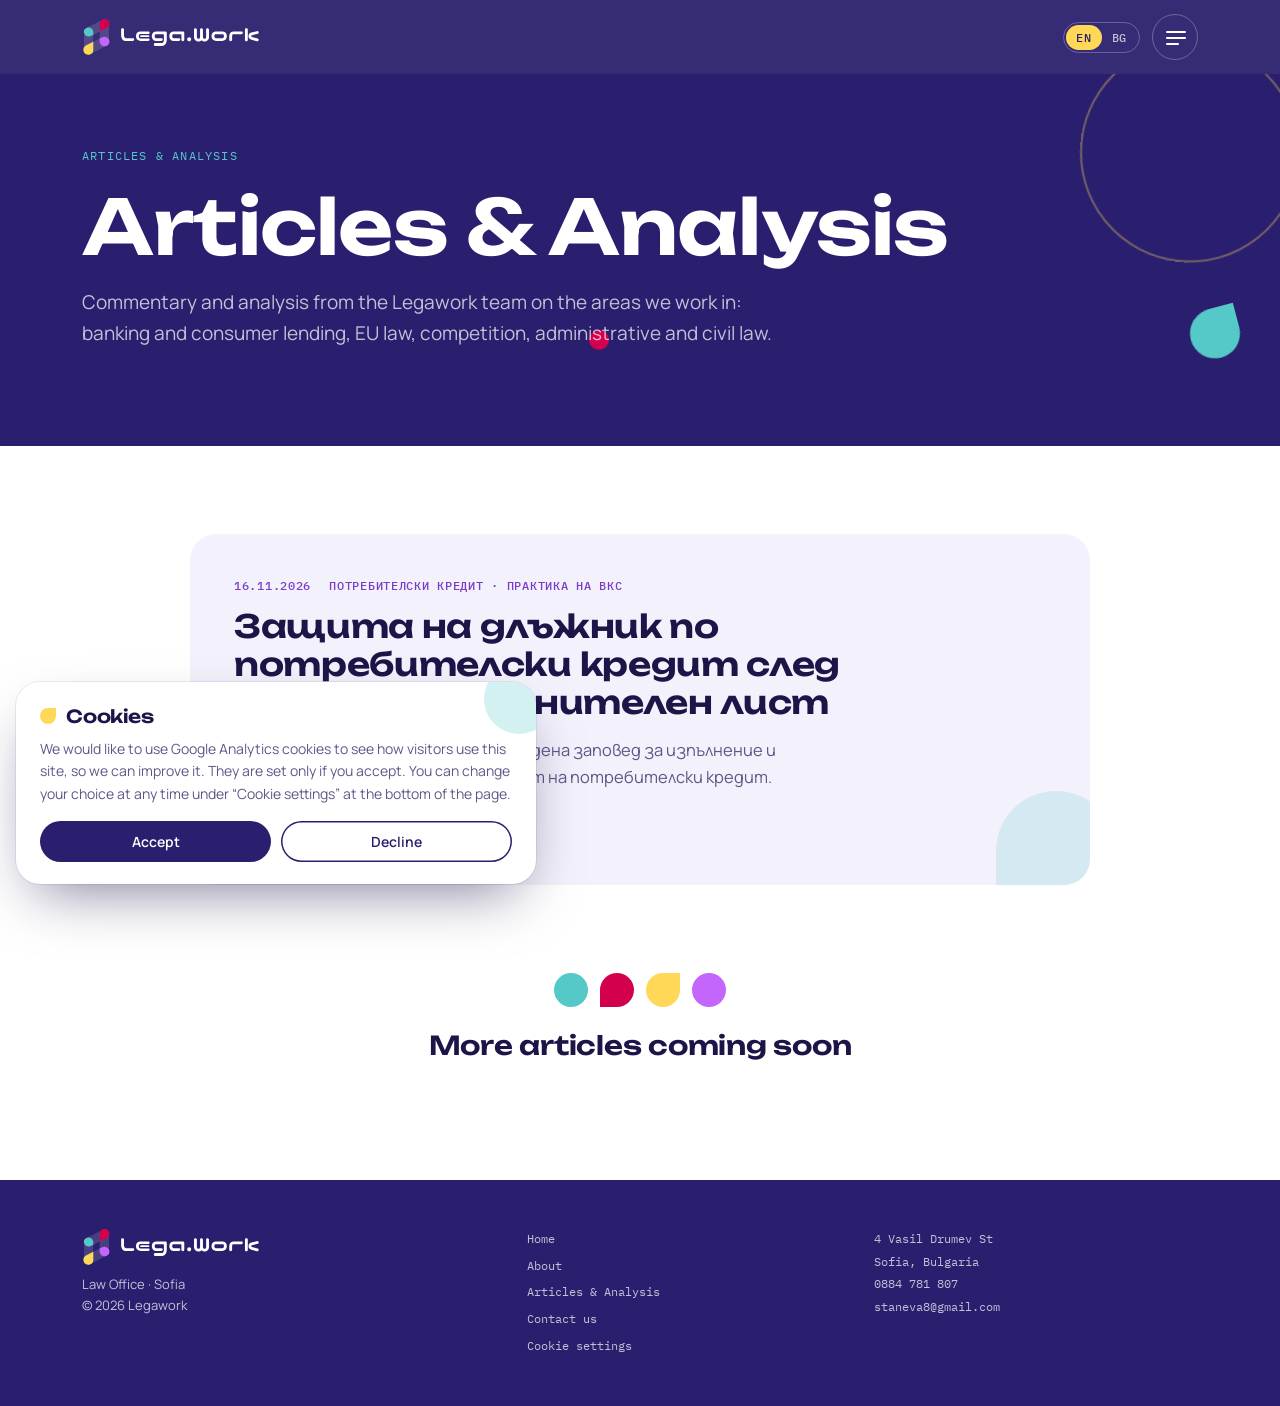
<file: articles.html>
<!doctype html>
<html lang="en">
<head>
<meta charset="utf-8">
<meta name="viewport" content="width=device-width, initial-scale=1, viewport-fit=cover">
<!-- Google Tag Manager, loaded only after the visitor accepts cookies (see the cookie banner in assets/js/site.js) -->
<script>
  window.dataLayer = window.dataLayer || [];
  function gtag(){dataLayer.push(arguments);}
  gtag('consent', 'default', { ad_storage: 'denied', ad_user_data: 'denied', ad_personalization: 'denied', analytics_storage: 'denied' });
  gtag('js', new Date());
  window.lwLoadGTM = function () {
    if (window.lwGTMLoaded) return;
    window.lwGTMLoaded = true;
    gtag('consent', 'update', { analytics_storage: 'granted' });
    var s = document.createElement('script');
    s.async = true;
    s.src = 'https://www.googletagmanager.com/gtm.js?id=GTM-W9WD5CR8';
    document.head.appendChild(s);
  };
  try { if (localStorage.getItem('lw-consent') === 'granted') window.lwLoadGTM(); } catch (e) {}
</script>
<!-- End Google Tag Manager -->
<title>Articles &amp; Analysis · Legawork</title>
<meta name="description" content="Articles and legal analysis from Legawork Law Office, Sofia.">
<meta name="theme-color" content="#2a1f6e">
<link rel="icon" type="image/svg+xml" href="assets/logo/mark.svg">
<link rel="preconnect" href="https://fonts.googleapis.com">
<link rel="preconnect" href="https://fonts.gstatic.com" crossorigin>
<link rel="stylesheet" href="https://fonts.googleapis.com/css2?family=Unbounded:wght@500;600;700&family=Manrope:wght@400;500;600;700&family=IBM+Plex+Mono:wght@500&display=swap">
<link rel="stylesheet" href="assets/css/site.css">
</head>
<body class="en">
<!-- Official Lega.work logo: mark and wordmark as reusable symbols -->
<svg width="0" height="0" style="position:absolute" aria-hidden="true">
  <symbol id="mark" viewBox="0 0 370 493"><rect x="22.6699" y="125.974" width="120.179" height="346.117" rx="60.0897" fill="currentColor" fill-opacity=".14"/><rect x="346.188" y="366.674" width="120.179" height="346.117" rx="60.0897" transform="rotate(-179.474 346.188 366.674)" fill="currentColor" fill-opacity=".14"/><rect x="309.08" y="224.384" width="125.639" height="346.117" rx="62.8193" transform="rotate(63.2518 309.08 224.384)" fill="currentColor" fill-opacity=".14"/><rect x="58.293" y="260.746" width="120.179" height="346.117" rx="60.0897" transform="rotate(-116.223 58.293 260.746)" fill="currentColor" fill-opacity=".14"/><path d="M80.5371 121.74C114.952 121.74 142.85 149.638 142.851 184.053V218.313L111.07 233.966C80.1972 249.173 42.8423 236.473 27.6357 205.6C19.1977 188.469 19.3522 169.341 26.4365 153.11C37.1802 134.367 57.3842 121.74 80.5371 121.74Z" fill="#55C8C8"/><path d="M290.881 366.674C255.061 366.674 226.023 337.636 226.023 301.816V266.162L259.104 249.867C291.238 234.04 330.118 247.259 345.945 279.393C354.721 297.21 354.567 317.102 347.209 333.988C336.032 353.516 314.993 366.674 290.881 366.674Z" fill="#C466FB"/><path d="M142.86 417.566C142.86 432.73 137.545 446.651 128.677 457.572L106.323 468.838C75.0014 484.624 36.8126 472.03 21.0264 440.708C19.7153 438.107 18.6009 435.458 17.6758 432.779C16.4776 427.905 15.8418 422.81 15.8418 417.566V397.906C19.9331 380.14 31.6038 364.258 49.1562 355.412L142.86 308.184V417.566Z" fill="#FFD857"/><path d="M227.555 73.0107C227.555 49.8091 239.998 29.5147 258.573 18.4326L262.069 16.6699C293.391 0.883667 331.58 13.4772 347.366 44.7988C363.153 76.1208 350.558 114.31 319.236 130.097L227.555 176.304V73.0107Z" fill="#D3004D"/></symbol>
  <symbol id="word" viewBox="416 186 920 120"><path d="M426.156 187.168C428.785 187.168 431.039 188.06 432.917 189.844C434.794 191.534 435.78 193.693 435.874 196.322V230.264C435.78 234.113 436.015 237.681 436.578 240.967C437.236 244.159 438.738 247.023 441.085 249.558C443.432 252.093 446.39 253.454 449.958 253.642H495.025C497.654 253.736 499.813 254.722 501.503 256.6C503.287 258.478 504.179 260.731 504.179 263.36C504.085 265.895 503.146 268.054 501.363 269.838C499.673 271.528 497.56 272.42 495.025 272.514H445.169C438.597 272.139 433.151 269.932 428.832 265.895C424.607 261.764 421.556 256.741 419.678 250.826C417.894 244.91 416.955 238.62 416.861 231.954V196.322C416.955 193.787 417.894 191.675 419.678 189.985C421.462 188.201 423.621 187.262 426.156 187.168Z" fill="currentColor"/><path d="M546.43 272.514C538.167 272.233 531.924 270.308 527.699 266.74C523.474 263.078 520.422 258.994 518.544 254.487C516.667 249.887 515.728 245.239 515.728 240.545C515.728 235.662 516.62 230.968 518.404 226.461C520.281 221.86 523.333 217.776 527.558 214.208C531.877 210.547 537.322 208.669 543.895 208.575H597.412C600.041 208.575 602.248 209.467 604.031 211.251C605.909 212.941 606.848 215.006 606.848 217.448C606.848 219.983 605.909 222.142 604.031 223.926C602.248 225.616 600.041 226.461 597.412 226.461H544.74C542.674 226.461 540.843 227.165 539.247 228.574C537.745 229.982 536.618 231.813 535.867 234.066C535.21 236.32 534.881 238.526 534.881 240.685C534.881 243.033 535.21 245.333 535.867 247.586C536.618 249.84 537.745 251.671 539.247 253.079C540.843 254.393 542.674 255.098 544.74 255.191H597.412C600.041 255.191 602.248 256.036 604.031 257.726C605.909 259.417 606.848 261.435 606.848 263.782C606.848 266.224 605.909 268.289 604.031 269.979C602.248 271.669 600.041 272.514 597.412 272.514H546.43ZM605.158 240.263C605.158 242.047 604.36 243.596 602.764 244.91C601.356 246.131 599.572 246.741 597.412 246.741H551.359C549.2 246.741 547.369 246.131 545.867 244.91C544.364 243.596 543.613 242.047 543.613 240.263C543.613 238.573 544.364 237.071 545.867 235.756C547.369 234.536 549.2 233.925 551.359 233.925H597.412C599.572 233.925 601.403 234.583 602.905 235.897C604.407 237.118 605.158 238.573 605.158 240.263Z" fill="currentColor"/><path d="M702.053 231.109C702.053 228.761 700.832 227.541 698.391 227.447H649.099C647.315 227.541 645.766 228.339 644.451 229.841C643.137 231.249 642.151 232.939 641.494 234.911C640.93 236.789 640.649 238.714 640.649 240.685C640.649 242.563 640.93 244.488 641.494 246.46C642.151 248.337 643.137 250.027 644.451 251.53C645.766 252.938 647.315 253.642 649.099 253.642H685.153C687.782 253.642 689.988 254.581 691.772 256.459C693.65 258.243 694.589 260.449 694.589 263.078C694.589 265.707 693.65 267.914 691.772 269.697C689.988 271.575 687.782 272.514 685.153 272.514H649.662C643.09 272.42 637.644 270.589 633.325 267.022C629.1 263.36 626.049 259.276 624.171 254.769C622.387 250.168 621.495 245.427 621.495 240.545C621.495 235.85 622.434 231.249 624.312 226.743C626.19 222.142 629.241 218.058 633.466 214.49C637.691 210.828 643.935 208.857 652.197 208.575H711.348C713.977 208.575 716.23 209.467 718.108 211.251C719.986 212.941 720.972 215.1 721.066 217.729V262.233C721.066 269.744 720.033 276.833 717.967 283.499C716.089 289.414 712.991 294.391 708.672 298.428C704.447 302.559 699.048 304.812 692.476 305.188H643.747C641.212 305.094 639.053 304.155 637.269 302.371C635.579 300.681 634.687 298.569 634.593 296.034C634.593 293.405 635.438 291.151 637.128 289.274C638.912 287.396 641.118 286.41 643.747 286.316H687.688C691.256 286.128 694.213 284.767 696.56 282.232C698.908 279.697 700.41 276.739 701.067 273.359C701.724 269.979 702.053 265.613 702.053 260.262V231.109Z" fill="currentColor"/><path d="M818.805 265.05V231.109C818.805 228.761 817.585 227.541 815.144 227.447H765.851C764.067 227.541 762.518 228.339 761.204 229.841C759.889 231.249 758.903 232.939 758.246 234.911C757.683 236.789 757.401 238.714 757.401 240.685C757.401 242.563 757.683 244.488 758.246 246.46C758.903 248.337 759.889 250.027 761.204 251.53C762.518 252.938 764.067 253.642 765.851 253.642H801.905C804.534 253.642 806.741 254.581 808.524 256.459C810.402 258.243 811.341 260.449 811.341 263.078C811.341 265.707 810.402 267.914 808.524 269.697C806.741 271.575 804.534 272.514 801.905 272.514H766.415C759.842 272.42 754.397 270.589 750.078 267.022C745.853 263.36 742.801 259.276 740.923 254.769C739.14 250.168 738.248 245.427 738.248 240.545C738.248 235.85 739.186 231.249 741.064 226.743C742.942 222.142 745.993 218.058 750.219 214.49C754.444 210.828 760.687 208.857 768.95 208.575H828.101C830.729 208.575 832.983 209.467 834.861 211.251C836.738 212.941 837.724 215.1 837.818 217.729V265.05C837.818 267.679 836.832 269.885 834.861 271.669C832.983 273.359 830.729 274.204 828.101 274.204C822.467 273.735 819.369 270.683 818.805 265.05Z" fill="currentColor"/><path d="M870.492 274.768C866.736 274.768 863.591 273.453 861.056 270.824C858.615 268.195 857.394 264.909 857.394 260.966C857.394 257.022 858.615 253.736 861.056 251.107C863.591 248.478 866.736 247.164 870.492 247.164C874.248 247.164 877.393 248.478 879.928 251.107C882.463 253.736 883.73 257.022 883.73 260.966C883.73 264.909 882.463 268.195 879.928 270.824C877.393 273.453 874.248 274.768 870.492 274.768Z" fill="currentColor"/><path d="M932.6 275.753C929.408 275.753 926.216 275.19 923.024 274.063C919.925 272.937 916.921 271.294 914.01 269.134C911.1 266.881 908.564 263.923 906.405 260.262C904.245 256.6 903.072 252.234 902.884 247.164V196.322C902.884 193.693 903.823 191.534 905.701 189.844C907.672 188.06 909.973 187.168 912.602 187.168C918.235 187.637 921.287 190.689 921.756 196.322V246.037C921.85 248.291 922.319 250.215 923.164 251.811C924.009 253.314 924.948 254.534 925.981 255.473C927.014 256.318 928.047 256.975 929.079 257.445C930.206 257.82 931.333 258.008 932.46 258.008C933.586 258.008 934.713 257.82 935.84 257.445C936.966 256.975 938.046 256.318 939.079 255.473C940.112 254.534 941.05 253.314 941.896 251.811C942.741 250.215 943.163 248.291 943.163 246.037V196.322C943.163 193.693 944.102 191.534 945.98 189.844C947.951 188.06 950.252 187.168 952.881 187.168C958.514 187.637 961.612 190.689 962.176 196.322V246.037C962.27 248.291 962.739 250.168 963.584 251.671C964.429 253.267 965.368 254.534 966.401 255.473C967.434 256.318 968.466 256.975 969.499 257.445C970.626 257.82 971.753 258.008 972.879 258.008C974.006 258.008 975.133 257.82 976.259 257.445C977.386 256.975 978.466 256.318 979.499 255.473C980.531 254.534 981.47 253.314 982.315 251.811C983.16 250.215 983.583 248.291 983.583 246.037V196.322C983.583 193.693 984.522 191.534 986.399 189.844C988.371 188.06 990.672 187.168 993.3 187.168C998.934 187.637 1002.03 190.689 1002.6 196.322V247.164C1002.6 252.234 1001.47 256.6 999.215 260.262C997.056 263.923 994.521 266.881 991.61 269.134C988.794 271.294 985.789 272.937 982.597 274.063C979.499 275.19 976.306 275.753 973.02 275.753C969.828 275.753 966.636 275.19 963.443 274.063C960.345 272.937 957.34 271.247 954.43 268.993C953.866 268.618 953.35 268.195 952.881 267.726C952.317 268.195 951.801 268.618 951.331 268.993C948.421 271.247 945.369 272.937 942.177 274.063C939.079 275.19 935.886 275.753 932.6 275.753Z" fill="currentColor"/><path d="M1050.2 272.514C1041.94 272.233 1035.69 270.308 1031.47 266.74C1027.24 263.078 1024.19 258.994 1022.31 254.487C1020.43 249.887 1019.5 245.239 1019.5 240.545C1019.5 235.662 1020.39 230.968 1022.17 226.461C1024.05 221.86 1027.1 217.776 1031.33 214.208C1035.64 210.547 1041.09 208.669 1047.66 208.575H1093.29C1099.87 208.669 1105.26 210.547 1109.49 214.208C1113.81 217.776 1116.86 221.86 1118.64 226.461C1120.52 230.968 1121.46 235.662 1121.46 240.545C1121.46 245.239 1120.52 249.887 1118.64 254.487C1116.77 258.994 1113.71 263.078 1109.49 266.74C1105.26 270.308 1099.02 272.233 1090.76 272.514H1050.2ZM1047.1 227.447C1045.32 227.447 1043.77 228.198 1042.45 229.7C1041.14 231.109 1040.15 232.799 1039.49 234.77C1038.93 236.648 1038.65 238.526 1038.65 240.404C1038.65 242.375 1038.93 244.347 1039.49 246.319C1040.15 248.197 1041.14 249.887 1042.45 251.389C1043.77 252.797 1045.32 253.548 1047.1 253.642H1093.86C1095.64 253.548 1097.19 252.797 1098.5 251.389C1099.82 249.887 1100.76 248.197 1101.32 246.319C1101.98 244.347 1102.31 242.375 1102.31 240.404C1102.31 238.526 1101.98 236.648 1101.32 234.77C1100.76 232.799 1099.82 231.109 1098.5 229.7C1097.19 228.198 1095.64 227.447 1093.86 227.447H1047.1Z" fill="currentColor"/><path d="M1140.61 226.32C1142.4 221.813 1145.4 217.776 1149.63 214.208C1153.95 210.547 1159.39 208.669 1165.96 208.575H1218.92C1221.55 208.575 1223.75 209.514 1225.54 211.392C1227.42 213.176 1228.35 215.382 1228.35 218.011C1228.35 220.64 1227.42 222.893 1225.54 224.771C1223.75 226.555 1221.55 227.447 1218.92 227.447H1165.4C1163.62 227.447 1162.07 228.198 1160.75 229.7C1159.44 231.109 1158.41 232.799 1157.66 234.77C1157 236.742 1156.67 238.62 1156.67 240.404V265.05C1156.11 270.683 1153.01 273.735 1147.37 274.204C1144.75 274.204 1142.44 273.359 1140.47 271.669C1138.6 269.885 1137.66 267.679 1137.66 265.05V240.545H1137.8C1137.8 235.662 1138.74 230.921 1140.61 226.32Z" fill="currentColor"/><path d="M1252.01 187.168C1254.55 187.262 1256.71 188.201 1258.49 189.985C1260.28 191.675 1261.22 193.787 1261.31 196.322V265.332C1260.75 270.965 1257.65 274.016 1252.01 274.486C1249.39 274.486 1247.09 273.641 1245.11 271.951C1243.24 270.167 1242.3 267.961 1242.3 265.332V196.322C1242.39 193.693 1243.38 191.534 1245.25 189.844C1247.13 188.06 1249.39 187.168 1252.01 187.168ZM1269.9 226.461C1272.62 222.048 1277.83 218.809 1285.53 216.743L1321.73 207.026C1324.26 206.275 1326.66 206.509 1328.91 207.73C1331.26 208.857 1332.81 210.687 1333.56 213.223C1334.4 215.664 1334.22 218.058 1333 220.405C1331.87 222.658 1330.04 224.208 1327.5 225.053L1288.91 235.052C1286.19 236.085 1284.88 237.869 1284.97 240.404C1284.88 242.939 1286.19 244.723 1288.91 245.755L1327.5 255.755C1330.04 256.6 1331.87 258.196 1333 260.543C1334.22 262.797 1334.4 265.144 1333.56 267.585C1332.81 270.12 1331.26 271.951 1328.91 273.078C1326.66 274.298 1324.26 274.533 1321.73 273.782L1285.53 264.064C1277.74 261.905 1272.48 258.618 1269.76 254.206C1267.13 249.793 1265.82 245.192 1265.82 240.404C1265.82 235.615 1267.18 230.968 1269.9 226.461Z" fill="currentColor"/></symbol>
</svg>

<header class="top">
  <div class="wrap">
    <a class="logo" href="index.html" aria-label="Legawork"><svg class="mk" aria-hidden="true"><use href="#mark"/></svg><svg class="wd" aria-hidden="true"><use href="#word"/></svg></a>
    <div class="top-r">
      <div class="lang" role="group" aria-label="Language">
        <button type="button" id="lang-en" aria-pressed="true" data-lang="en">EN</button>
        <button type="button" id="lang-bg" aria-pressed="false" data-lang="bg">BG</button>
      </div>
      <button type="button" class="burger" id="burger" aria-expanded="false" aria-controls="menu"><span class="sr">Menu</span><i class="b1"></i><i class="b2"></i><i class="b3"></i></button>
    </div>
  </div>
</header>
<div class="menu" id="menu" aria-hidden="true">
  <i class="shape ring c-teal" style="--x:calc(100% - 260px);--y:12%;--s:220px" aria-hidden="true"></i>
  <i class="shape circle c-yellow" style="--x:calc(100% - 210px);--y:88%;--s:40px" aria-hidden="true"></i>
  <i class="shape drop-b c-red" style="--x:calc(100% - 120px);--y:70%;--s:70px" aria-hidden="true"></i>
  <div class="wrap menu-inner">
    <nav class="menu-nav" aria-label="Main">
      <a href="index.html" style="--k:0"><i class="dot circle c-teal" aria-hidden="true"></i><span class="en">Home</span><span class="bg">Начало</span></a>
      <a href="index.html#team" style="--k:1"><i class="dot drop-b c-red" aria-hidden="true"></i><span class="en">About</span><span class="bg">За нас</span></a>
      <a href="articles.html" aria-current="page" style="--k:2"><i class="dot drop-a c-yellow" aria-hidden="true"></i><span class="en">Articles &amp; Analysis</span><span class="bg">Статии и анализи</span></a>
      <a href="index.html#contact" style="--k:3"><i class="dot circle c-violet" aria-hidden="true"></i><span class="en">Contact us</span><span class="bg">Контакти</span></a>
    </nav>
    <div class="menu-foot">
      <span><span class="en">4 Vasil Drumev St, Sofia</span><span class="bg">ул. „Васил Друмев“ № 4, София</span></span>
      <a href="tel:+359884781807">0884 781 807</a>
      <a href="mailto:staneva8@gmail.com">staneva8@gmail.com</a>
    </div>
  </div>
</div>

<main id="top">
  <section class="band dark page-hero" data-sec>
    <i class="shape ring c-yellow hide-m" style="--x:calc(100% - 200px);--y:-60px;--s:220px" data-speed="-.15" data-rot="30"></i>
    <i class="shape drop-a c-teal" style="--x:calc(100% - 90px);--y:calc(100% - 90px);--s:50px" data-speed=".25" data-rot="-70"></i>
    <i class="shape circle c-red hide-m" style="--x:46%;--y:calc(100% - 40px);--s:20px" data-speed=".4"></i>
    <div class="wrap page-top">
      <span class="label"><span class="en">Articles &amp; Analysis</span><span class="bg">Статии и анализи</span></span>
      <h1><span class="en">Articles &amp; Analysis</span><span class="bg">Статии и анализи</span></h1>
      <p class="lede"><span class="en">Commentary and analysis from the Legawork team on the areas we work in: banking and consumer lending, EU law, competition, administrative and civil law.</span><span class="bg">Коментари и анализи от екипа на Legawork по темите, с които работим: банково право и потребителско кредитиране, право на ЕС, конкурентно, административно и гражданско право.</span></p>
    </div>
  </section>

  <section class="band light" data-sec>
    <div class="wrap one">
      <!-- Articles go in the list below. Copy this template for each one:
      <article class="post">
        <time datetime="2026-12-01">01.12.2026</time>
        <h3><a href="article-slug.html"><span class="en">Title</span><span class="bg">Заглавие</span></a></h3>
        <p><span class="en">Two-line summary.</span><span class="bg">Кратко резюме.</span></p>
        <span class="tagline">Banking law</span>
      </article>
      -->
      <div class="posts" id="posts">
        <article class="post" lang="bg">
          <div class="post-meta"><time datetime="2026-11-16">16.11.2026</time><span>Потребителски кредит · Практика на ВКС</span></div>
          <h3><a href="zashtita-na-dlazhnik-po-potrebitelski-kredit.html">Защита на длъжник по потребителски кредит след издаден изпълнителен лист</a></h3>
          <p>Силата на пресъдено нещо при издадена заповед за изпълнение и последващ иск за недействителност на потребителски кредит.</p>
          <a class="more" href="zashtita-na-dlazhnik-po-potrebitelski-kredit.html" tabindex="-1" aria-hidden="true"><span class="en">Read in Bulgarian</span><span class="bg">Прочетете</span> <span class="arr">→</span></a>
          <i class="post-shape drop-b c-teal" aria-hidden="true"></i>
        </article>
      </div>
      <div class="empty soon">
        <div class="empty-shapes" aria-hidden="true"><i class="circle c-teal"></i><i class="drop-b c-red"></i><i class="drop-a c-yellow"></i><i class="circle c-violet"></i></div>
        <h2><span class="en">More articles coming soon</span><span class="bg">Очаквайте скоро още статии</span></h2>
      </div>
    </div>
  </section>
</main>

<footer class="band dark">
  <div class="wrap">
    <div><a class="logo" href="index.html"><svg class="mk" aria-hidden="true"><use href="#mark"/></svg><svg class="wd" aria-hidden="true"><use href="#word"/></svg></a><span class="en">Law Office · Sofia</span><span class="bg">Адвокатска кантора · София</span><br>© 2026 Legawork</div>
    <nav class="foot-nav mono" aria-label="Footer">
      <a href="index.html"><span class="en">Home</span><span class="bg">Начало</span></a>
      <a href="index.html#team"><span class="en">About</span><span class="bg">За нас</span></a>
      <a href="articles.html"><span class="en">Articles &amp; Analysis</span><span class="bg">Статии и анализи</span></a>
      <a href="index.html#contact"><span class="en">Contact us</span><span class="bg">Контакти</span></a>
    </nav>
    <div class="mono"><span class="en">4 Vasil Drumev St<br>Sofia, Bulgaria</span><span class="bg">ул. „Васил Друмев“ № 4<br>гр. София</span><br>0884 781 807<br>staneva8@gmail.com</div>
  </div>
</footer>
<script src="assets/js/site.js"></script>
</body>
</html>
</file>
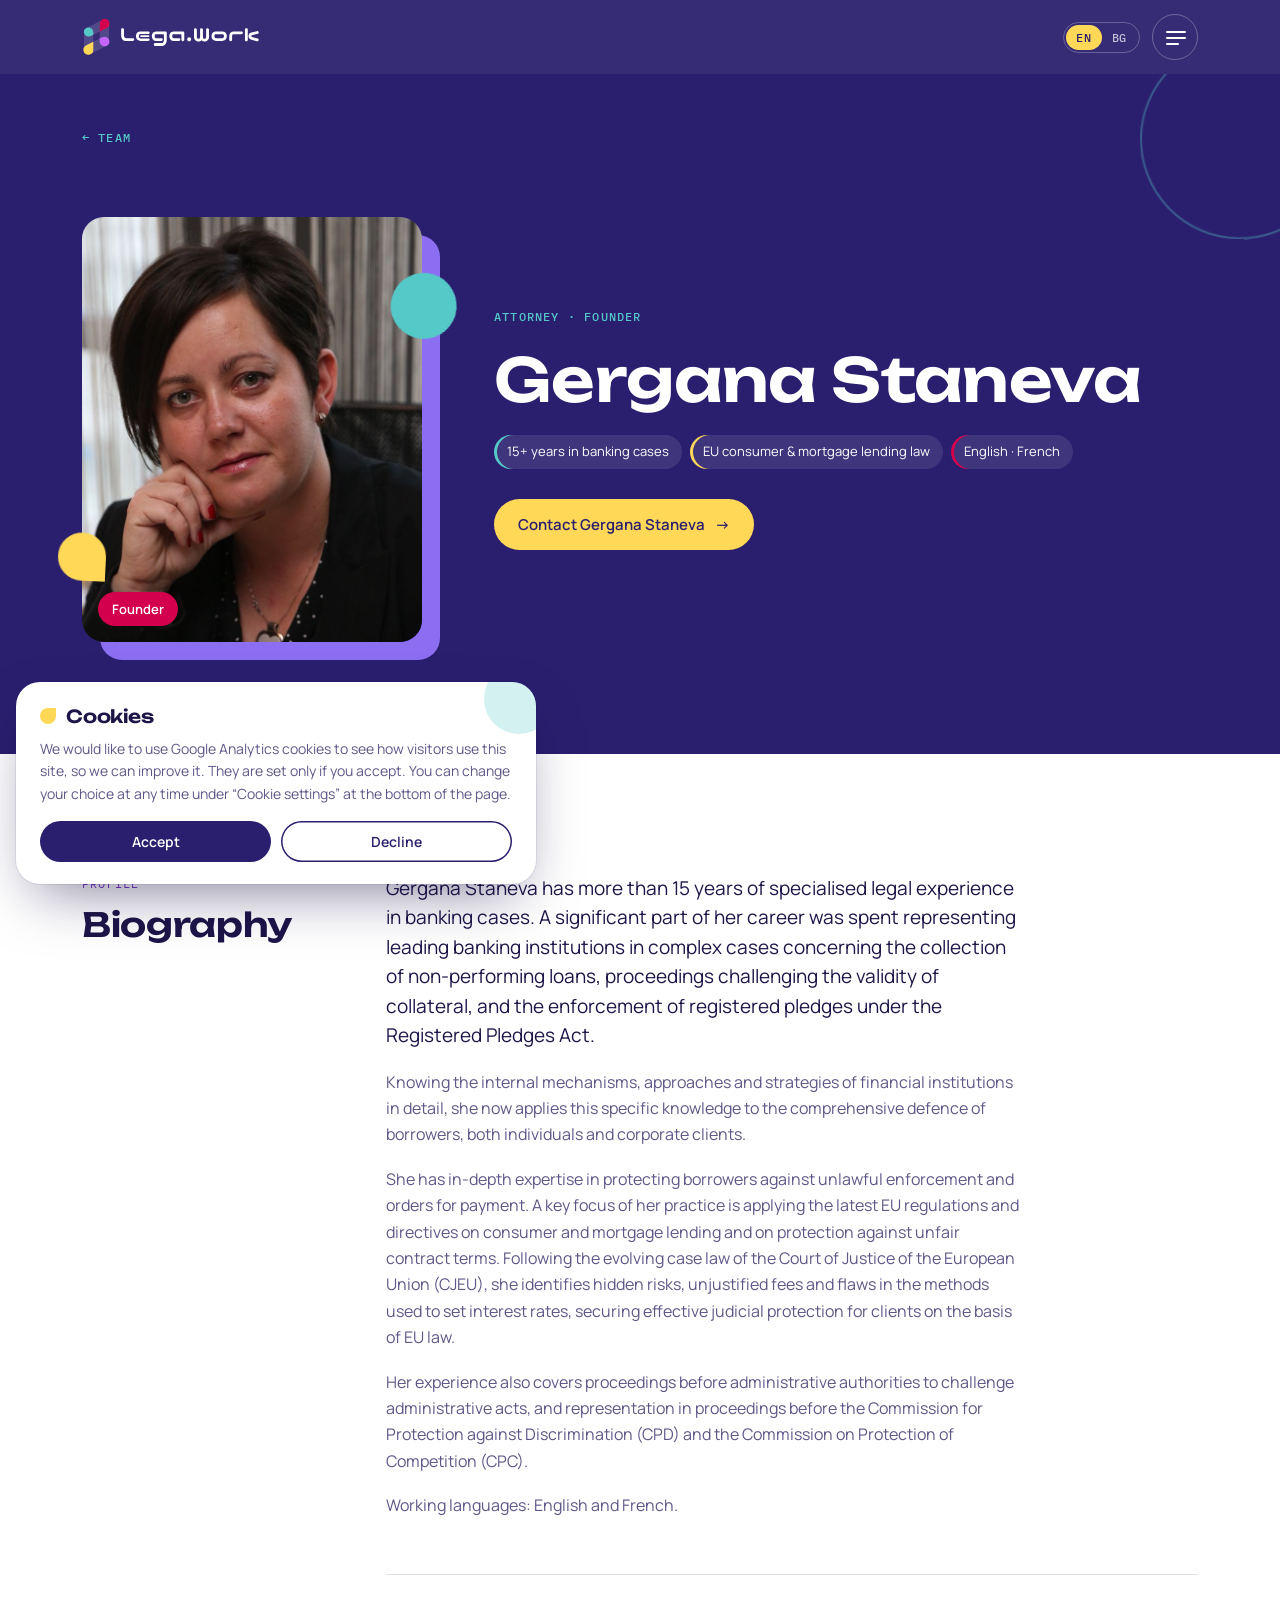
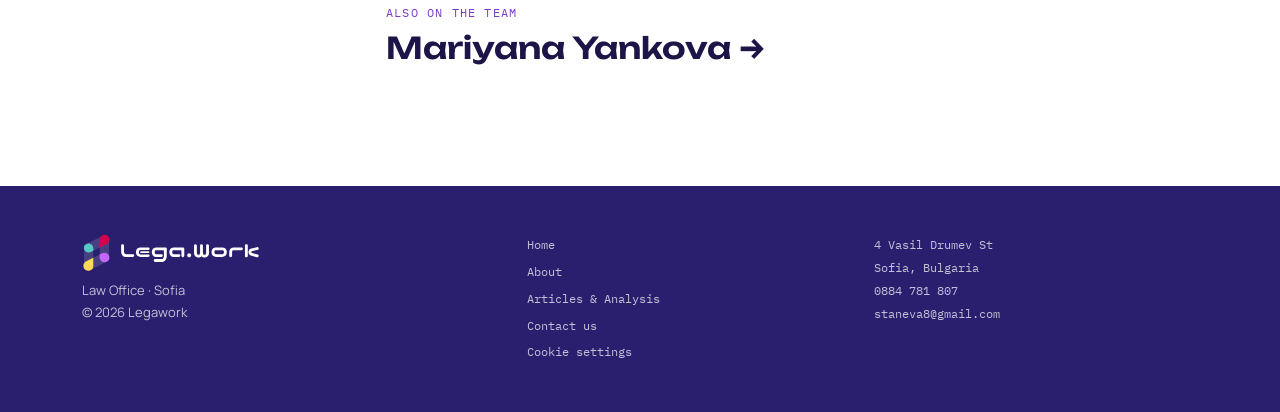
<file: gergana-staneva.html>
<!doctype html>
<html lang="en">
<head>
<meta charset="utf-8">
<meta name="viewport" content="width=device-width, initial-scale=1, viewport-fit=cover">
<!-- Google Tag Manager, loaded only after the visitor accepts cookies (see the cookie banner in assets/js/site.js) -->
<script>
  window.dataLayer = window.dataLayer || [];
  function gtag(){dataLayer.push(arguments);}
  gtag('consent', 'default', { ad_storage: 'denied', ad_user_data: 'denied', ad_personalization: 'denied', analytics_storage: 'denied' });
  gtag('js', new Date());
  window.lwLoadGTM = function () {
    if (window.lwGTMLoaded) return;
    window.lwGTMLoaded = true;
    gtag('consent', 'update', { analytics_storage: 'granted' });
    var s = document.createElement('script');
    s.async = true;
    s.src = 'https://www.googletagmanager.com/gtm.js?id=GTM-W9WD5CR8';
    document.head.appendChild(s);
  };
  try { if (localStorage.getItem('lw-consent') === 'granted') window.lwLoadGTM(); } catch (e) {}
</script>
<!-- End Google Tag Manager -->
<title>Gergana Staneva · Legawork</title>
<meta name="description" content="Gergana Staneva, Legawork Law Office, Sofia.">
<meta name="theme-color" content="#2a1f6e">
<link rel="icon" type="image/svg+xml" href="assets/logo/mark.svg">
<link rel="preconnect" href="https://fonts.googleapis.com">
<link rel="preconnect" href="https://fonts.gstatic.com" crossorigin>
<link rel="stylesheet" href="https://fonts.googleapis.com/css2?family=Unbounded:wght@500;600;700&family=Manrope:wght@400;500;600;700&family=IBM+Plex+Mono:wght@500&display=swap">
<link rel="stylesheet" href="assets/css/site.css">
</head>
<body class="en">
<!-- Official Lega.work logo: mark and wordmark as reusable symbols -->
<svg width="0" height="0" style="position:absolute" aria-hidden="true">
  <symbol id="mark" viewBox="0 0 370 493"><rect x="22.6699" y="125.974" width="120.179" height="346.117" rx="60.0897" fill="currentColor" fill-opacity=".14"/><rect x="346.188" y="366.674" width="120.179" height="346.117" rx="60.0897" transform="rotate(-179.474 346.188 366.674)" fill="currentColor" fill-opacity=".14"/><rect x="309.08" y="224.384" width="125.639" height="346.117" rx="62.8193" transform="rotate(63.2518 309.08 224.384)" fill="currentColor" fill-opacity=".14"/><rect x="58.293" y="260.746" width="120.179" height="346.117" rx="60.0897" transform="rotate(-116.223 58.293 260.746)" fill="currentColor" fill-opacity=".14"/><path d="M80.5371 121.74C114.952 121.74 142.85 149.638 142.851 184.053V218.313L111.07 233.966C80.1972 249.173 42.8423 236.473 27.6357 205.6C19.1977 188.469 19.3522 169.341 26.4365 153.11C37.1802 134.367 57.3842 121.74 80.5371 121.74Z" fill="#55C8C8"/><path d="M290.881 366.674C255.061 366.674 226.023 337.636 226.023 301.816V266.162L259.104 249.867C291.238 234.04 330.118 247.259 345.945 279.393C354.721 297.21 354.567 317.102 347.209 333.988C336.032 353.516 314.993 366.674 290.881 366.674Z" fill="#C466FB"/><path d="M142.86 417.566C142.86 432.73 137.545 446.651 128.677 457.572L106.323 468.838C75.0014 484.624 36.8126 472.03 21.0264 440.708C19.7153 438.107 18.6009 435.458 17.6758 432.779C16.4776 427.905 15.8418 422.81 15.8418 417.566V397.906C19.9331 380.14 31.6038 364.258 49.1562 355.412L142.86 308.184V417.566Z" fill="#FFD857"/><path d="M227.555 73.0107C227.555 49.8091 239.998 29.5147 258.573 18.4326L262.069 16.6699C293.391 0.883667 331.58 13.4772 347.366 44.7988C363.153 76.1208 350.558 114.31 319.236 130.097L227.555 176.304V73.0107Z" fill="#D3004D"/></symbol>
  <symbol id="word" viewBox="416 186 920 120"><path d="M426.156 187.168C428.785 187.168 431.039 188.06 432.917 189.844C434.794 191.534 435.78 193.693 435.874 196.322V230.264C435.78 234.113 436.015 237.681 436.578 240.967C437.236 244.159 438.738 247.023 441.085 249.558C443.432 252.093 446.39 253.454 449.958 253.642H495.025C497.654 253.736 499.813 254.722 501.503 256.6C503.287 258.478 504.179 260.731 504.179 263.36C504.085 265.895 503.146 268.054 501.363 269.838C499.673 271.528 497.56 272.42 495.025 272.514H445.169C438.597 272.139 433.151 269.932 428.832 265.895C424.607 261.764 421.556 256.741 419.678 250.826C417.894 244.91 416.955 238.62 416.861 231.954V196.322C416.955 193.787 417.894 191.675 419.678 189.985C421.462 188.201 423.621 187.262 426.156 187.168Z" fill="currentColor"/><path d="M546.43 272.514C538.167 272.233 531.924 270.308 527.699 266.74C523.474 263.078 520.422 258.994 518.544 254.487C516.667 249.887 515.728 245.239 515.728 240.545C515.728 235.662 516.62 230.968 518.404 226.461C520.281 221.86 523.333 217.776 527.558 214.208C531.877 210.547 537.322 208.669 543.895 208.575H597.412C600.041 208.575 602.248 209.467 604.031 211.251C605.909 212.941 606.848 215.006 606.848 217.448C606.848 219.983 605.909 222.142 604.031 223.926C602.248 225.616 600.041 226.461 597.412 226.461H544.74C542.674 226.461 540.843 227.165 539.247 228.574C537.745 229.982 536.618 231.813 535.867 234.066C535.21 236.32 534.881 238.526 534.881 240.685C534.881 243.033 535.21 245.333 535.867 247.586C536.618 249.84 537.745 251.671 539.247 253.079C540.843 254.393 542.674 255.098 544.74 255.191H597.412C600.041 255.191 602.248 256.036 604.031 257.726C605.909 259.417 606.848 261.435 606.848 263.782C606.848 266.224 605.909 268.289 604.031 269.979C602.248 271.669 600.041 272.514 597.412 272.514H546.43ZM605.158 240.263C605.158 242.047 604.36 243.596 602.764 244.91C601.356 246.131 599.572 246.741 597.412 246.741H551.359C549.2 246.741 547.369 246.131 545.867 244.91C544.364 243.596 543.613 242.047 543.613 240.263C543.613 238.573 544.364 237.071 545.867 235.756C547.369 234.536 549.2 233.925 551.359 233.925H597.412C599.572 233.925 601.403 234.583 602.905 235.897C604.407 237.118 605.158 238.573 605.158 240.263Z" fill="currentColor"/><path d="M702.053 231.109C702.053 228.761 700.832 227.541 698.391 227.447H649.099C647.315 227.541 645.766 228.339 644.451 229.841C643.137 231.249 642.151 232.939 641.494 234.911C640.93 236.789 640.649 238.714 640.649 240.685C640.649 242.563 640.93 244.488 641.494 246.46C642.151 248.337 643.137 250.027 644.451 251.53C645.766 252.938 647.315 253.642 649.099 253.642H685.153C687.782 253.642 689.988 254.581 691.772 256.459C693.65 258.243 694.589 260.449 694.589 263.078C694.589 265.707 693.65 267.914 691.772 269.697C689.988 271.575 687.782 272.514 685.153 272.514H649.662C643.09 272.42 637.644 270.589 633.325 267.022C629.1 263.36 626.049 259.276 624.171 254.769C622.387 250.168 621.495 245.427 621.495 240.545C621.495 235.85 622.434 231.249 624.312 226.743C626.19 222.142 629.241 218.058 633.466 214.49C637.691 210.828 643.935 208.857 652.197 208.575H711.348C713.977 208.575 716.23 209.467 718.108 211.251C719.986 212.941 720.972 215.1 721.066 217.729V262.233C721.066 269.744 720.033 276.833 717.967 283.499C716.089 289.414 712.991 294.391 708.672 298.428C704.447 302.559 699.048 304.812 692.476 305.188H643.747C641.212 305.094 639.053 304.155 637.269 302.371C635.579 300.681 634.687 298.569 634.593 296.034C634.593 293.405 635.438 291.151 637.128 289.274C638.912 287.396 641.118 286.41 643.747 286.316H687.688C691.256 286.128 694.213 284.767 696.56 282.232C698.908 279.697 700.41 276.739 701.067 273.359C701.724 269.979 702.053 265.613 702.053 260.262V231.109Z" fill="currentColor"/><path d="M818.805 265.05V231.109C818.805 228.761 817.585 227.541 815.144 227.447H765.851C764.067 227.541 762.518 228.339 761.204 229.841C759.889 231.249 758.903 232.939 758.246 234.911C757.683 236.789 757.401 238.714 757.401 240.685C757.401 242.563 757.683 244.488 758.246 246.46C758.903 248.337 759.889 250.027 761.204 251.53C762.518 252.938 764.067 253.642 765.851 253.642H801.905C804.534 253.642 806.741 254.581 808.524 256.459C810.402 258.243 811.341 260.449 811.341 263.078C811.341 265.707 810.402 267.914 808.524 269.697C806.741 271.575 804.534 272.514 801.905 272.514H766.415C759.842 272.42 754.397 270.589 750.078 267.022C745.853 263.36 742.801 259.276 740.923 254.769C739.14 250.168 738.248 245.427 738.248 240.545C738.248 235.85 739.186 231.249 741.064 226.743C742.942 222.142 745.993 218.058 750.219 214.49C754.444 210.828 760.687 208.857 768.95 208.575H828.101C830.729 208.575 832.983 209.467 834.861 211.251C836.738 212.941 837.724 215.1 837.818 217.729V265.05C837.818 267.679 836.832 269.885 834.861 271.669C832.983 273.359 830.729 274.204 828.101 274.204C822.467 273.735 819.369 270.683 818.805 265.05Z" fill="currentColor"/><path d="M870.492 274.768C866.736 274.768 863.591 273.453 861.056 270.824C858.615 268.195 857.394 264.909 857.394 260.966C857.394 257.022 858.615 253.736 861.056 251.107C863.591 248.478 866.736 247.164 870.492 247.164C874.248 247.164 877.393 248.478 879.928 251.107C882.463 253.736 883.73 257.022 883.73 260.966C883.73 264.909 882.463 268.195 879.928 270.824C877.393 273.453 874.248 274.768 870.492 274.768Z" fill="currentColor"/><path d="M932.6 275.753C929.408 275.753 926.216 275.19 923.024 274.063C919.925 272.937 916.921 271.294 914.01 269.134C911.1 266.881 908.564 263.923 906.405 260.262C904.245 256.6 903.072 252.234 902.884 247.164V196.322C902.884 193.693 903.823 191.534 905.701 189.844C907.672 188.06 909.973 187.168 912.602 187.168C918.235 187.637 921.287 190.689 921.756 196.322V246.037C921.85 248.291 922.319 250.215 923.164 251.811C924.009 253.314 924.948 254.534 925.981 255.473C927.014 256.318 928.047 256.975 929.079 257.445C930.206 257.82 931.333 258.008 932.46 258.008C933.586 258.008 934.713 257.82 935.84 257.445C936.966 256.975 938.046 256.318 939.079 255.473C940.112 254.534 941.05 253.314 941.896 251.811C942.741 250.215 943.163 248.291 943.163 246.037V196.322C943.163 193.693 944.102 191.534 945.98 189.844C947.951 188.06 950.252 187.168 952.881 187.168C958.514 187.637 961.612 190.689 962.176 196.322V246.037C962.27 248.291 962.739 250.168 963.584 251.671C964.429 253.267 965.368 254.534 966.401 255.473C967.434 256.318 968.466 256.975 969.499 257.445C970.626 257.82 971.753 258.008 972.879 258.008C974.006 258.008 975.133 257.82 976.259 257.445C977.386 256.975 978.466 256.318 979.499 255.473C980.531 254.534 981.47 253.314 982.315 251.811C983.16 250.215 983.583 248.291 983.583 246.037V196.322C983.583 193.693 984.522 191.534 986.399 189.844C988.371 188.06 990.672 187.168 993.3 187.168C998.934 187.637 1002.03 190.689 1002.6 196.322V247.164C1002.6 252.234 1001.47 256.6 999.215 260.262C997.056 263.923 994.521 266.881 991.61 269.134C988.794 271.294 985.789 272.937 982.597 274.063C979.499 275.19 976.306 275.753 973.02 275.753C969.828 275.753 966.636 275.19 963.443 274.063C960.345 272.937 957.34 271.247 954.43 268.993C953.866 268.618 953.35 268.195 952.881 267.726C952.317 268.195 951.801 268.618 951.331 268.993C948.421 271.247 945.369 272.937 942.177 274.063C939.079 275.19 935.886 275.753 932.6 275.753Z" fill="currentColor"/><path d="M1050.2 272.514C1041.94 272.233 1035.69 270.308 1031.47 266.74C1027.24 263.078 1024.19 258.994 1022.31 254.487C1020.43 249.887 1019.5 245.239 1019.5 240.545C1019.5 235.662 1020.39 230.968 1022.17 226.461C1024.05 221.86 1027.1 217.776 1031.33 214.208C1035.64 210.547 1041.09 208.669 1047.66 208.575H1093.29C1099.87 208.669 1105.26 210.547 1109.49 214.208C1113.81 217.776 1116.86 221.86 1118.64 226.461C1120.52 230.968 1121.46 235.662 1121.46 240.545C1121.46 245.239 1120.52 249.887 1118.64 254.487C1116.77 258.994 1113.71 263.078 1109.49 266.74C1105.26 270.308 1099.02 272.233 1090.76 272.514H1050.2ZM1047.1 227.447C1045.32 227.447 1043.77 228.198 1042.45 229.7C1041.14 231.109 1040.15 232.799 1039.49 234.77C1038.93 236.648 1038.65 238.526 1038.65 240.404C1038.65 242.375 1038.93 244.347 1039.49 246.319C1040.15 248.197 1041.14 249.887 1042.45 251.389C1043.77 252.797 1045.32 253.548 1047.1 253.642H1093.86C1095.64 253.548 1097.19 252.797 1098.5 251.389C1099.82 249.887 1100.76 248.197 1101.32 246.319C1101.98 244.347 1102.31 242.375 1102.31 240.404C1102.31 238.526 1101.98 236.648 1101.32 234.77C1100.76 232.799 1099.82 231.109 1098.5 229.7C1097.19 228.198 1095.64 227.447 1093.86 227.447H1047.1Z" fill="currentColor"/><path d="M1140.61 226.32C1142.4 221.813 1145.4 217.776 1149.63 214.208C1153.95 210.547 1159.39 208.669 1165.96 208.575H1218.92C1221.55 208.575 1223.75 209.514 1225.54 211.392C1227.42 213.176 1228.35 215.382 1228.35 218.011C1228.35 220.64 1227.42 222.893 1225.54 224.771C1223.75 226.555 1221.55 227.447 1218.92 227.447H1165.4C1163.62 227.447 1162.07 228.198 1160.75 229.7C1159.44 231.109 1158.41 232.799 1157.66 234.77C1157 236.742 1156.67 238.62 1156.67 240.404V265.05C1156.11 270.683 1153.01 273.735 1147.37 274.204C1144.75 274.204 1142.44 273.359 1140.47 271.669C1138.6 269.885 1137.66 267.679 1137.66 265.05V240.545H1137.8C1137.8 235.662 1138.74 230.921 1140.61 226.32Z" fill="currentColor"/><path d="M1252.01 187.168C1254.55 187.262 1256.71 188.201 1258.49 189.985C1260.28 191.675 1261.22 193.787 1261.31 196.322V265.332C1260.75 270.965 1257.65 274.016 1252.01 274.486C1249.39 274.486 1247.09 273.641 1245.11 271.951C1243.24 270.167 1242.3 267.961 1242.3 265.332V196.322C1242.39 193.693 1243.38 191.534 1245.25 189.844C1247.13 188.06 1249.39 187.168 1252.01 187.168ZM1269.9 226.461C1272.62 222.048 1277.83 218.809 1285.53 216.743L1321.73 207.026C1324.26 206.275 1326.66 206.509 1328.91 207.73C1331.26 208.857 1332.81 210.687 1333.56 213.223C1334.4 215.664 1334.22 218.058 1333 220.405C1331.87 222.658 1330.04 224.208 1327.5 225.053L1288.91 235.052C1286.19 236.085 1284.88 237.869 1284.97 240.404C1284.88 242.939 1286.19 244.723 1288.91 245.755L1327.5 255.755C1330.04 256.6 1331.87 258.196 1333 260.543C1334.22 262.797 1334.4 265.144 1333.56 267.585C1332.81 270.12 1331.26 271.951 1328.91 273.078C1326.66 274.298 1324.26 274.533 1321.73 273.782L1285.53 264.064C1277.74 261.905 1272.48 258.618 1269.76 254.206C1267.13 249.793 1265.82 245.192 1265.82 240.404C1265.82 235.615 1267.18 230.968 1269.9 226.461Z" fill="currentColor"/></symbol>
</svg>

<header class="top">
  <div class="wrap">
    <a class="logo" href="index.html" aria-label="Legawork"><svg class="mk" aria-hidden="true"><use href="#mark"/></svg><svg class="wd" aria-hidden="true"><use href="#word"/></svg></a>
    <div class="top-r">
      <div class="lang" role="group" aria-label="Language">
        <button type="button" id="lang-en" aria-pressed="true" data-lang="en">EN</button>
        <button type="button" id="lang-bg" aria-pressed="false" data-lang="bg">BG</button>
      </div>
      <button type="button" class="burger" id="burger" aria-expanded="false" aria-controls="menu"><span class="sr">Menu</span><i class="b1"></i><i class="b2"></i><i class="b3"></i></button>
    </div>
  </div>
</header>
<div class="menu" id="menu" aria-hidden="true">
  <i class="shape ring c-teal" style="--x:calc(100% - 260px);--y:12%;--s:220px" aria-hidden="true"></i>
  <i class="shape circle c-yellow" style="--x:calc(100% - 210px);--y:88%;--s:40px" aria-hidden="true"></i>
  <i class="shape drop-b c-red" style="--x:calc(100% - 120px);--y:70%;--s:70px" aria-hidden="true"></i>
  <div class="wrap menu-inner">
    <nav class="menu-nav" aria-label="Main">
      <a href="index.html" style="--k:0"><i class="dot circle c-teal" aria-hidden="true"></i><span class="en">Home</span><span class="bg">Начало</span></a>
      <a href="index.html#team" style="--k:1"><i class="dot drop-b c-red" aria-hidden="true"></i><span class="en">About</span><span class="bg">За нас</span></a>
      <a href="articles.html" style="--k:2"><i class="dot drop-a c-yellow" aria-hidden="true"></i><span class="en">Articles &amp; Analysis</span><span class="bg">Статии и анализи</span></a>
      <a href="index.html#contact" style="--k:3"><i class="dot circle c-violet" aria-hidden="true"></i><span class="en">Contact us</span><span class="bg">Контакти</span></a>
    </nav>
    <div class="menu-foot">
      <span><span class="en">4 Vasil Drumev St, Sofia</span><span class="bg">ул. „Васил Друмев“ № 4, София</span></span>
      <a href="tel:+359884781807">0884 781 807</a>
      <a href="mailto:staneva8@gmail.com">staneva8@gmail.com</a>
    </div>
  </div>
</div>

<main id="top">
  <section class="band dark profile-hero" data-sec>
    <i class="shape ring c-teal hide-m" style="--x:calc(100% - 140px);--y:-40px;--s:200px" data-speed="-.15" data-rot="30"></i>
    <i class="shape circle c-yellow" style="--x:6%;--y:calc(100% - 60px);--s:26px" data-speed=".3"></i>
    <div class="wrap profile-top">
      <a class="back" href="index.html#team"><span aria-hidden="true">←</span> <span class="en">Team</span><span class="bg">Екип</span></a>
      <div class="photo-wrap">
        <figure class="photo"><img fetchpriority="high" src="assets/img/gergana-staneva.jpg" alt="Gergana Staneva" width="800" height="1000"></figure>
        <span class="tag"><span class="en">Founder</span><span class="bg">Основател</span></span>
        <span class="s1" aria-hidden="true"></span>
        <span class="s2" aria-hidden="true"></span>
      </div>
      <div class="person">
        <span class="role"><span class="en">Attorney · Founder</span><span class="bg">Адвокат · Основател</span></span>
        <h1><span class="en">Gergana Staneva</span><span class="bg">адв. Гергана Станева</span></h1>
        <ul class="highlights">
              <li><span class="en">15+ years in banking cases</span><span class="bg">15+ години в банкови дела</span></li>
              <li><span class="en">EU consumer &amp; mortgage lending law</span><span class="bg">Право на ЕС в потребителското и ипотечното кредитиране</span></li>
              <li><span class="en">English · French</span><span class="bg">английски · френски</span></li>
            </ul>
        <div class="ctas"><a class="btn yellow" href="index.html#contact"><span class="en">Contact Gergana Staneva</span><span class="bg">Свържете се с адв. Станева</span> <span class="arr">→</span></a></div>
      </div>
    </div>
  </section>

  <section class="band light profile-body" data-sec>
    <i class="shape drop-b c-teal hide-m" style="--x:calc(100% - 110px);--y:80px;--s:60px" data-speed="-.25" data-rot="-60"></i>
    <i class="shape circle c-red hide-m" style="--x:40px;--y:calc(100% - 120px);--s:30px;--d:.15s" data-speed=".2"></i>
    <div class="wrap">
      <div class="side">
        <span class="label"><span class="en">Profile</span><span class="bg">Профил</span></span>
        <h2><span class="en">Biography</span><span class="bg">Биография</span></h2>
      </div>
      <div class="body">
        <div class="prose">
              <p class="lead"><span class="en">Gergana Staneva has more than 15 years of specialised legal experience in banking cases. A significant part of her career was spent representing leading banking institutions in complex cases concerning the collection of non-performing loans, proceedings challenging the validity of collateral, and the enforcement of registered pledges under the Registered Pledges Act.</span><span class="bg">Притежава повече от 15 години специализиран правен опит в банкови дела. Значителна част от професионалния ѝ път е преминала в представителство на водещи банкови институции по сложни казуси, свързани със събиране на вземания по необслужвани кредити, производства по оспорване валидността на обезпечения и реализиране на особени залози по реда на ЗОЗ.</span></p>
              <p><span class="en">Knowing the internal mechanisms, approaches and strategies of financial institutions in detail, she now applies this specific knowledge to the comprehensive defence of borrowers, both individuals and corporate clients.</span><span class="bg">Познавайки в детайли вътрешните механизми, подходи и стратегии на финансовите институции, днес тя успешно прилага това специфично знание в комплексната защита на кредитополучатели – както физически лица, така и корпоративни клиенти.</span></p>
              <p><span class="en">She has in-depth expertise in protecting borrowers against unlawful enforcement and orders for payment. A key focus of her practice is applying the latest EU regulations and directives on consumer and mortgage lending and on protection against unfair contract terms. Following the evolving case law of the Court of Justice of the European Union (CJEU), she identifies hidden risks, unjustified fees and flaws in the methods used to set interest rates, securing effective judicial protection for clients on the basis of EU law.</span><span class="bg">Притежава задълбочена експертиза в комплексната защита на кредитополучатели срещу незаконосъобразни принудителни изпълнения и заповеди за изпълнение. Ключов фокус в практиката ѝ е прилагането на последните регламенти и директиви на Европейския съюз в областта на потребителското и ипотечното кредитиране и защитата срещу неравноправни клаузи в договорите. В съответствие с актуалната и динамична практика на Съда на Европейския съюз (СЕС), тя успешно идентифицира скрити рискове, неоснователни такси и нарушения в методиките за определяне на лихвите, осигурявайки ефективна съдебна защита на клиентите въз основа на правото на ЕС.</span></p>
              <p><span class="en">Her experience also covers proceedings before administrative authorities to challenge administrative acts, and representation in proceedings before the Commission for Protection against Discrimination (CPD) and the Commission on Protection of Competition (CPC).</span><span class="bg">Опитът ѝ обхваща още производства пред административни органи за оспорване на административни актове, както и процесуално представителство по искови производства пред Комисията за защита от дискриминация (КЗД) и Комисията за защита на конкуренцията (КЗК).</span></p>
              <p><span class="en">Working languages: English and French.</span><span class="bg">Работни езици: английски и френски.</span></p>
            </div>
        
        <a class="next" href="mariyana-yankova.html"><span class="label"><span class="en">Also on the team</span><span class="bg">Също в екипа</span></span><b><span class="en">Mariyana Yankova</span><span class="bg">адв. Марияна Янкова</span> <span class="arr" aria-hidden="true">→</span></b></a>
      </div>
    </div>
  </section>
</main>

<footer class="band dark">
  <div class="wrap">
    <div><a class="logo" href="index.html"><svg class="mk" aria-hidden="true"><use href="#mark"/></svg><svg class="wd" aria-hidden="true"><use href="#word"/></svg></a><span class="en">Law Office · Sofia</span><span class="bg">Адвокатска кантора · София</span><br>© 2026 Legawork</div>
    <nav class="foot-nav mono" aria-label="Footer">
      <a href="index.html"><span class="en">Home</span><span class="bg">Начало</span></a>
      <a href="index.html#team"><span class="en">About</span><span class="bg">За нас</span></a>
      <a href="articles.html"><span class="en">Articles &amp; Analysis</span><span class="bg">Статии и анализи</span></a>
      <a href="index.html#contact"><span class="en">Contact us</span><span class="bg">Контакти</span></a>
    </nav>
    <div class="mono"><span class="en">4 Vasil Drumev St<br>Sofia, Bulgaria</span><span class="bg">ул. „Васил Друмев“ № 4<br>гр. София</span><br>0884 781 807<br>staneva8@gmail.com</div>
  </div>
</footer>
<script src="assets/js/site.js"></script>
</body>
</html>
</file>
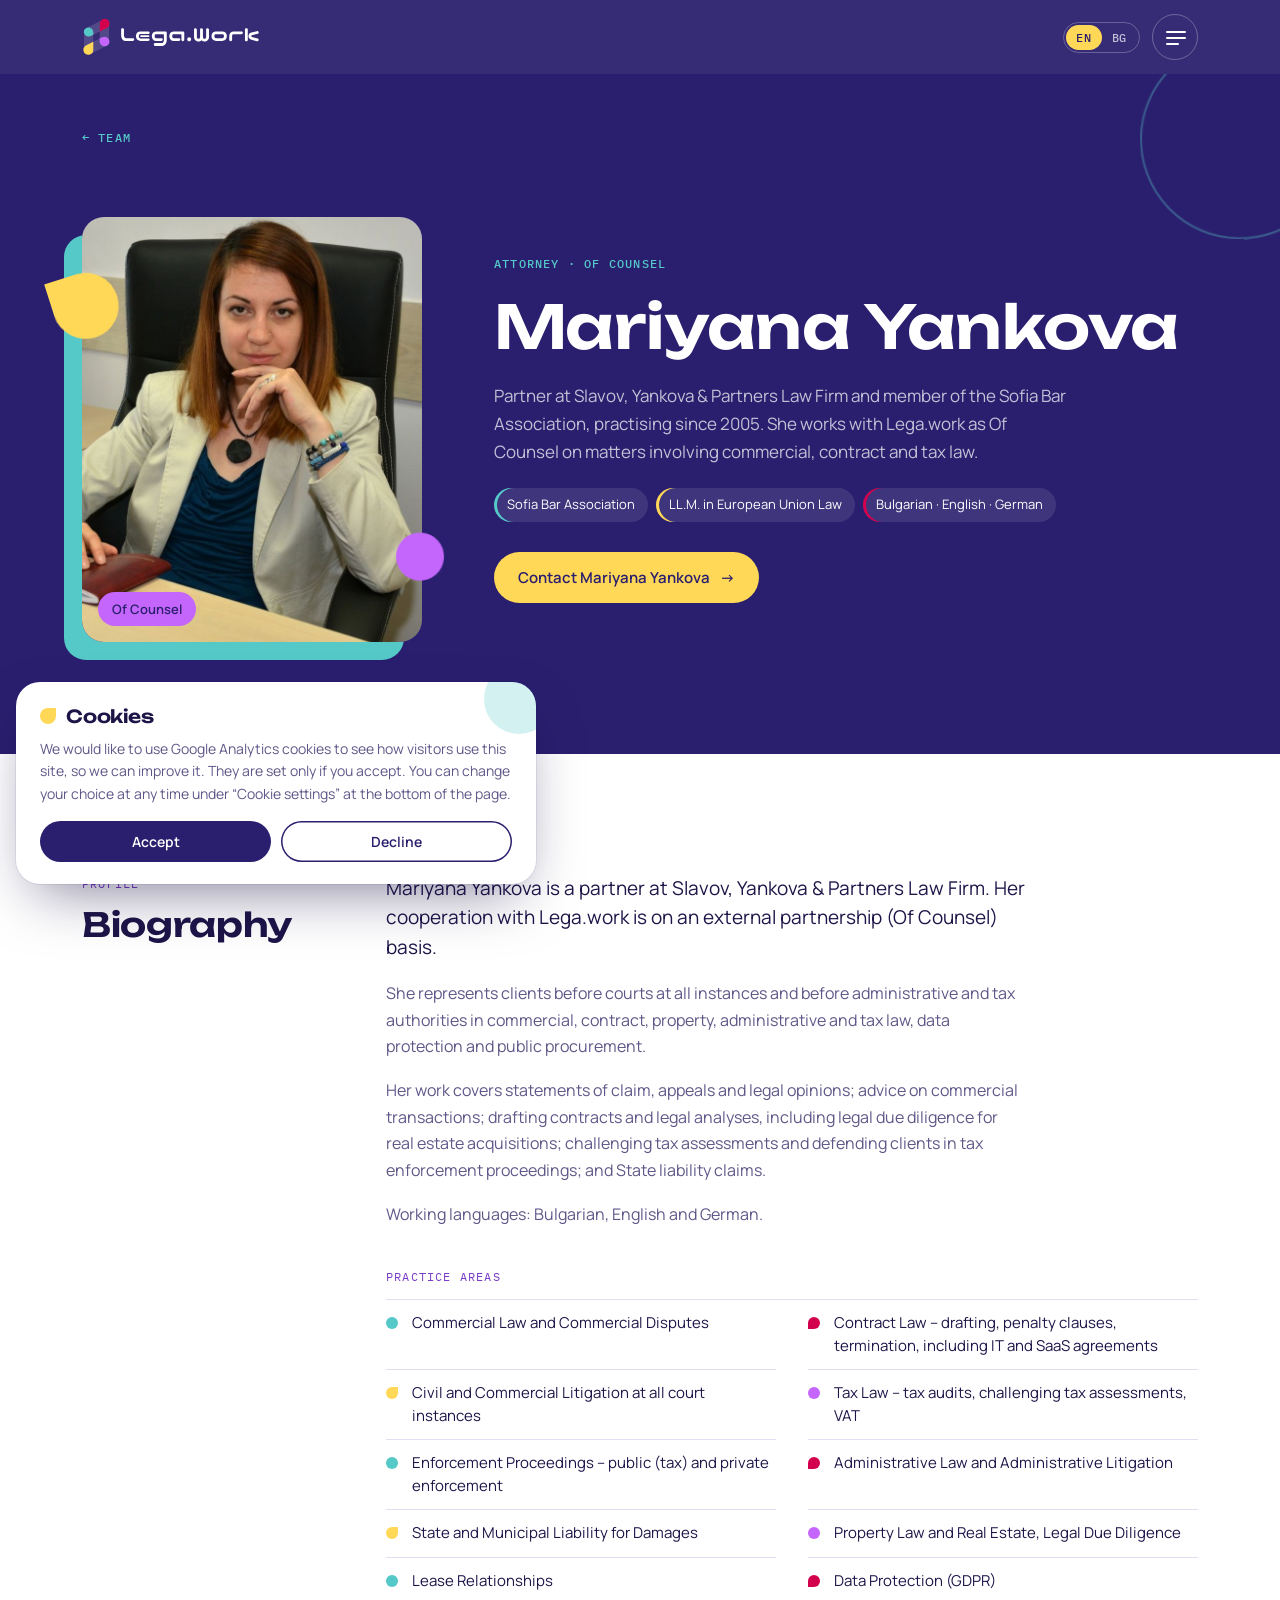
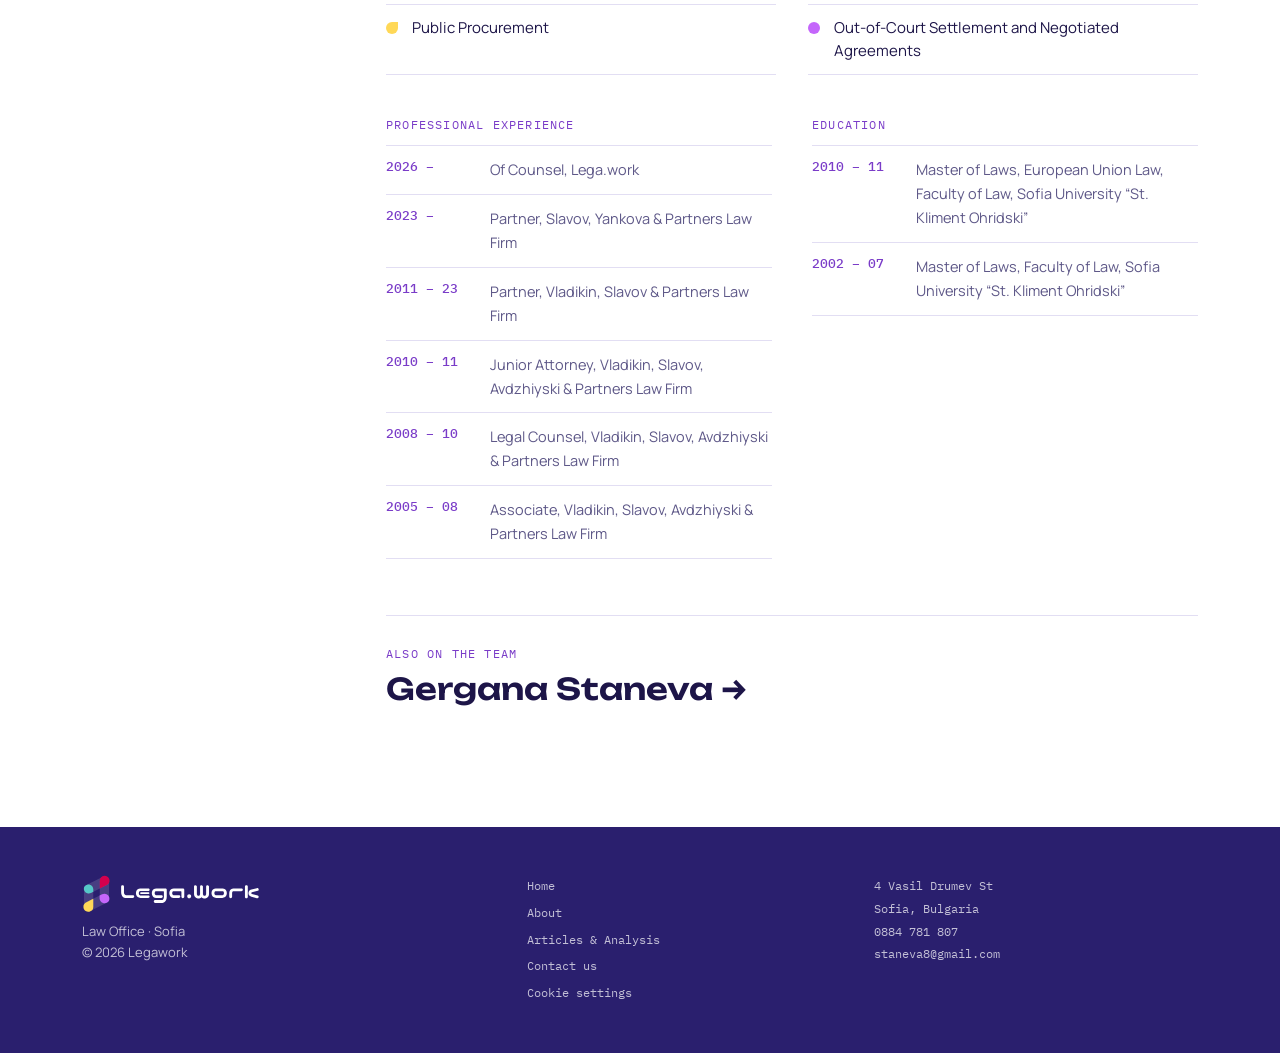
<file: mariyana-yankova.html>
<!doctype html>
<html lang="en">
<head>
<meta charset="utf-8">
<meta name="viewport" content="width=device-width, initial-scale=1, viewport-fit=cover">
<!-- Google Tag Manager, loaded only after the visitor accepts cookies (see the cookie banner in assets/js/site.js) -->
<script>
  window.dataLayer = window.dataLayer || [];
  function gtag(){dataLayer.push(arguments);}
  gtag('consent', 'default', { ad_storage: 'denied', ad_user_data: 'denied', ad_personalization: 'denied', analytics_storage: 'denied' });
  gtag('js', new Date());
  window.lwLoadGTM = function () {
    if (window.lwGTMLoaded) return;
    window.lwGTMLoaded = true;
    gtag('consent', 'update', { analytics_storage: 'granted' });
    var s = document.createElement('script');
    s.async = true;
    s.src = 'https://www.googletagmanager.com/gtm.js?id=GTM-W9WD5CR8';
    document.head.appendChild(s);
  };
  try { if (localStorage.getItem('lw-consent') === 'granted') window.lwLoadGTM(); } catch (e) {}
</script>
<!-- End Google Tag Manager -->
<title>Mariyana Yankova · Legawork</title>
<meta name="description" content="Mariyana Yankova, Legawork Law Office, Sofia.">
<meta name="theme-color" content="#2a1f6e">
<link rel="icon" type="image/svg+xml" href="assets/logo/mark.svg">
<link rel="preconnect" href="https://fonts.googleapis.com">
<link rel="preconnect" href="https://fonts.gstatic.com" crossorigin>
<link rel="stylesheet" href="https://fonts.googleapis.com/css2?family=Unbounded:wght@500;600;700&family=Manrope:wght@400;500;600;700&family=IBM+Plex+Mono:wght@500&display=swap">
<link rel="stylesheet" href="assets/css/site.css">
</head>
<body class="en">
<!-- Official Lega.work logo: mark and wordmark as reusable symbols -->
<svg width="0" height="0" style="position:absolute" aria-hidden="true">
  <symbol id="mark" viewBox="0 0 370 493"><rect x="22.6699" y="125.974" width="120.179" height="346.117" rx="60.0897" fill="currentColor" fill-opacity=".14"/><rect x="346.188" y="366.674" width="120.179" height="346.117" rx="60.0897" transform="rotate(-179.474 346.188 366.674)" fill="currentColor" fill-opacity=".14"/><rect x="309.08" y="224.384" width="125.639" height="346.117" rx="62.8193" transform="rotate(63.2518 309.08 224.384)" fill="currentColor" fill-opacity=".14"/><rect x="58.293" y="260.746" width="120.179" height="346.117" rx="60.0897" transform="rotate(-116.223 58.293 260.746)" fill="currentColor" fill-opacity=".14"/><path d="M80.5371 121.74C114.952 121.74 142.85 149.638 142.851 184.053V218.313L111.07 233.966C80.1972 249.173 42.8423 236.473 27.6357 205.6C19.1977 188.469 19.3522 169.341 26.4365 153.11C37.1802 134.367 57.3842 121.74 80.5371 121.74Z" fill="#55C8C8"/><path d="M290.881 366.674C255.061 366.674 226.023 337.636 226.023 301.816V266.162L259.104 249.867C291.238 234.04 330.118 247.259 345.945 279.393C354.721 297.21 354.567 317.102 347.209 333.988C336.032 353.516 314.993 366.674 290.881 366.674Z" fill="#C466FB"/><path d="M142.86 417.566C142.86 432.73 137.545 446.651 128.677 457.572L106.323 468.838C75.0014 484.624 36.8126 472.03 21.0264 440.708C19.7153 438.107 18.6009 435.458 17.6758 432.779C16.4776 427.905 15.8418 422.81 15.8418 417.566V397.906C19.9331 380.14 31.6038 364.258 49.1562 355.412L142.86 308.184V417.566Z" fill="#FFD857"/><path d="M227.555 73.0107C227.555 49.8091 239.998 29.5147 258.573 18.4326L262.069 16.6699C293.391 0.883667 331.58 13.4772 347.366 44.7988C363.153 76.1208 350.558 114.31 319.236 130.097L227.555 176.304V73.0107Z" fill="#D3004D"/></symbol>
  <symbol id="word" viewBox="416 186 920 120"><path d="M426.156 187.168C428.785 187.168 431.039 188.06 432.917 189.844C434.794 191.534 435.78 193.693 435.874 196.322V230.264C435.78 234.113 436.015 237.681 436.578 240.967C437.236 244.159 438.738 247.023 441.085 249.558C443.432 252.093 446.39 253.454 449.958 253.642H495.025C497.654 253.736 499.813 254.722 501.503 256.6C503.287 258.478 504.179 260.731 504.179 263.36C504.085 265.895 503.146 268.054 501.363 269.838C499.673 271.528 497.56 272.42 495.025 272.514H445.169C438.597 272.139 433.151 269.932 428.832 265.895C424.607 261.764 421.556 256.741 419.678 250.826C417.894 244.91 416.955 238.62 416.861 231.954V196.322C416.955 193.787 417.894 191.675 419.678 189.985C421.462 188.201 423.621 187.262 426.156 187.168Z" fill="currentColor"/><path d="M546.43 272.514C538.167 272.233 531.924 270.308 527.699 266.74C523.474 263.078 520.422 258.994 518.544 254.487C516.667 249.887 515.728 245.239 515.728 240.545C515.728 235.662 516.62 230.968 518.404 226.461C520.281 221.86 523.333 217.776 527.558 214.208C531.877 210.547 537.322 208.669 543.895 208.575H597.412C600.041 208.575 602.248 209.467 604.031 211.251C605.909 212.941 606.848 215.006 606.848 217.448C606.848 219.983 605.909 222.142 604.031 223.926C602.248 225.616 600.041 226.461 597.412 226.461H544.74C542.674 226.461 540.843 227.165 539.247 228.574C537.745 229.982 536.618 231.813 535.867 234.066C535.21 236.32 534.881 238.526 534.881 240.685C534.881 243.033 535.21 245.333 535.867 247.586C536.618 249.84 537.745 251.671 539.247 253.079C540.843 254.393 542.674 255.098 544.74 255.191H597.412C600.041 255.191 602.248 256.036 604.031 257.726C605.909 259.417 606.848 261.435 606.848 263.782C606.848 266.224 605.909 268.289 604.031 269.979C602.248 271.669 600.041 272.514 597.412 272.514H546.43ZM605.158 240.263C605.158 242.047 604.36 243.596 602.764 244.91C601.356 246.131 599.572 246.741 597.412 246.741H551.359C549.2 246.741 547.369 246.131 545.867 244.91C544.364 243.596 543.613 242.047 543.613 240.263C543.613 238.573 544.364 237.071 545.867 235.756C547.369 234.536 549.2 233.925 551.359 233.925H597.412C599.572 233.925 601.403 234.583 602.905 235.897C604.407 237.118 605.158 238.573 605.158 240.263Z" fill="currentColor"/><path d="M702.053 231.109C702.053 228.761 700.832 227.541 698.391 227.447H649.099C647.315 227.541 645.766 228.339 644.451 229.841C643.137 231.249 642.151 232.939 641.494 234.911C640.93 236.789 640.649 238.714 640.649 240.685C640.649 242.563 640.93 244.488 641.494 246.46C642.151 248.337 643.137 250.027 644.451 251.53C645.766 252.938 647.315 253.642 649.099 253.642H685.153C687.782 253.642 689.988 254.581 691.772 256.459C693.65 258.243 694.589 260.449 694.589 263.078C694.589 265.707 693.65 267.914 691.772 269.697C689.988 271.575 687.782 272.514 685.153 272.514H649.662C643.09 272.42 637.644 270.589 633.325 267.022C629.1 263.36 626.049 259.276 624.171 254.769C622.387 250.168 621.495 245.427 621.495 240.545C621.495 235.85 622.434 231.249 624.312 226.743C626.19 222.142 629.241 218.058 633.466 214.49C637.691 210.828 643.935 208.857 652.197 208.575H711.348C713.977 208.575 716.23 209.467 718.108 211.251C719.986 212.941 720.972 215.1 721.066 217.729V262.233C721.066 269.744 720.033 276.833 717.967 283.499C716.089 289.414 712.991 294.391 708.672 298.428C704.447 302.559 699.048 304.812 692.476 305.188H643.747C641.212 305.094 639.053 304.155 637.269 302.371C635.579 300.681 634.687 298.569 634.593 296.034C634.593 293.405 635.438 291.151 637.128 289.274C638.912 287.396 641.118 286.41 643.747 286.316H687.688C691.256 286.128 694.213 284.767 696.56 282.232C698.908 279.697 700.41 276.739 701.067 273.359C701.724 269.979 702.053 265.613 702.053 260.262V231.109Z" fill="currentColor"/><path d="M818.805 265.05V231.109C818.805 228.761 817.585 227.541 815.144 227.447H765.851C764.067 227.541 762.518 228.339 761.204 229.841C759.889 231.249 758.903 232.939 758.246 234.911C757.683 236.789 757.401 238.714 757.401 240.685C757.401 242.563 757.683 244.488 758.246 246.46C758.903 248.337 759.889 250.027 761.204 251.53C762.518 252.938 764.067 253.642 765.851 253.642H801.905C804.534 253.642 806.741 254.581 808.524 256.459C810.402 258.243 811.341 260.449 811.341 263.078C811.341 265.707 810.402 267.914 808.524 269.697C806.741 271.575 804.534 272.514 801.905 272.514H766.415C759.842 272.42 754.397 270.589 750.078 267.022C745.853 263.36 742.801 259.276 740.923 254.769C739.14 250.168 738.248 245.427 738.248 240.545C738.248 235.85 739.186 231.249 741.064 226.743C742.942 222.142 745.993 218.058 750.219 214.49C754.444 210.828 760.687 208.857 768.95 208.575H828.101C830.729 208.575 832.983 209.467 834.861 211.251C836.738 212.941 837.724 215.1 837.818 217.729V265.05C837.818 267.679 836.832 269.885 834.861 271.669C832.983 273.359 830.729 274.204 828.101 274.204C822.467 273.735 819.369 270.683 818.805 265.05Z" fill="currentColor"/><path d="M870.492 274.768C866.736 274.768 863.591 273.453 861.056 270.824C858.615 268.195 857.394 264.909 857.394 260.966C857.394 257.022 858.615 253.736 861.056 251.107C863.591 248.478 866.736 247.164 870.492 247.164C874.248 247.164 877.393 248.478 879.928 251.107C882.463 253.736 883.73 257.022 883.73 260.966C883.73 264.909 882.463 268.195 879.928 270.824C877.393 273.453 874.248 274.768 870.492 274.768Z" fill="currentColor"/><path d="M932.6 275.753C929.408 275.753 926.216 275.19 923.024 274.063C919.925 272.937 916.921 271.294 914.01 269.134C911.1 266.881 908.564 263.923 906.405 260.262C904.245 256.6 903.072 252.234 902.884 247.164V196.322C902.884 193.693 903.823 191.534 905.701 189.844C907.672 188.06 909.973 187.168 912.602 187.168C918.235 187.637 921.287 190.689 921.756 196.322V246.037C921.85 248.291 922.319 250.215 923.164 251.811C924.009 253.314 924.948 254.534 925.981 255.473C927.014 256.318 928.047 256.975 929.079 257.445C930.206 257.82 931.333 258.008 932.46 258.008C933.586 258.008 934.713 257.82 935.84 257.445C936.966 256.975 938.046 256.318 939.079 255.473C940.112 254.534 941.05 253.314 941.896 251.811C942.741 250.215 943.163 248.291 943.163 246.037V196.322C943.163 193.693 944.102 191.534 945.98 189.844C947.951 188.06 950.252 187.168 952.881 187.168C958.514 187.637 961.612 190.689 962.176 196.322V246.037C962.27 248.291 962.739 250.168 963.584 251.671C964.429 253.267 965.368 254.534 966.401 255.473C967.434 256.318 968.466 256.975 969.499 257.445C970.626 257.82 971.753 258.008 972.879 258.008C974.006 258.008 975.133 257.82 976.259 257.445C977.386 256.975 978.466 256.318 979.499 255.473C980.531 254.534 981.47 253.314 982.315 251.811C983.16 250.215 983.583 248.291 983.583 246.037V196.322C983.583 193.693 984.522 191.534 986.399 189.844C988.371 188.06 990.672 187.168 993.3 187.168C998.934 187.637 1002.03 190.689 1002.6 196.322V247.164C1002.6 252.234 1001.47 256.6 999.215 260.262C997.056 263.923 994.521 266.881 991.61 269.134C988.794 271.294 985.789 272.937 982.597 274.063C979.499 275.19 976.306 275.753 973.02 275.753C969.828 275.753 966.636 275.19 963.443 274.063C960.345 272.937 957.34 271.247 954.43 268.993C953.866 268.618 953.35 268.195 952.881 267.726C952.317 268.195 951.801 268.618 951.331 268.993C948.421 271.247 945.369 272.937 942.177 274.063C939.079 275.19 935.886 275.753 932.6 275.753Z" fill="currentColor"/><path d="M1050.2 272.514C1041.94 272.233 1035.69 270.308 1031.47 266.74C1027.24 263.078 1024.19 258.994 1022.31 254.487C1020.43 249.887 1019.5 245.239 1019.5 240.545C1019.5 235.662 1020.39 230.968 1022.17 226.461C1024.05 221.86 1027.1 217.776 1031.33 214.208C1035.64 210.547 1041.09 208.669 1047.66 208.575H1093.29C1099.87 208.669 1105.26 210.547 1109.49 214.208C1113.81 217.776 1116.86 221.86 1118.64 226.461C1120.52 230.968 1121.46 235.662 1121.46 240.545C1121.46 245.239 1120.52 249.887 1118.64 254.487C1116.77 258.994 1113.71 263.078 1109.49 266.74C1105.26 270.308 1099.02 272.233 1090.76 272.514H1050.2ZM1047.1 227.447C1045.32 227.447 1043.77 228.198 1042.45 229.7C1041.14 231.109 1040.15 232.799 1039.49 234.77C1038.93 236.648 1038.65 238.526 1038.65 240.404C1038.65 242.375 1038.93 244.347 1039.49 246.319C1040.15 248.197 1041.14 249.887 1042.45 251.389C1043.77 252.797 1045.32 253.548 1047.1 253.642H1093.86C1095.64 253.548 1097.19 252.797 1098.5 251.389C1099.82 249.887 1100.76 248.197 1101.32 246.319C1101.98 244.347 1102.31 242.375 1102.31 240.404C1102.31 238.526 1101.98 236.648 1101.32 234.77C1100.76 232.799 1099.82 231.109 1098.5 229.7C1097.19 228.198 1095.64 227.447 1093.86 227.447H1047.1Z" fill="currentColor"/><path d="M1140.61 226.32C1142.4 221.813 1145.4 217.776 1149.63 214.208C1153.95 210.547 1159.39 208.669 1165.96 208.575H1218.92C1221.55 208.575 1223.75 209.514 1225.54 211.392C1227.42 213.176 1228.35 215.382 1228.35 218.011C1228.35 220.64 1227.42 222.893 1225.54 224.771C1223.75 226.555 1221.55 227.447 1218.92 227.447H1165.4C1163.62 227.447 1162.07 228.198 1160.75 229.7C1159.44 231.109 1158.41 232.799 1157.66 234.77C1157 236.742 1156.67 238.62 1156.67 240.404V265.05C1156.11 270.683 1153.01 273.735 1147.37 274.204C1144.75 274.204 1142.44 273.359 1140.47 271.669C1138.6 269.885 1137.66 267.679 1137.66 265.05V240.545H1137.8C1137.8 235.662 1138.74 230.921 1140.61 226.32Z" fill="currentColor"/><path d="M1252.01 187.168C1254.55 187.262 1256.71 188.201 1258.49 189.985C1260.28 191.675 1261.22 193.787 1261.31 196.322V265.332C1260.75 270.965 1257.65 274.016 1252.01 274.486C1249.39 274.486 1247.09 273.641 1245.11 271.951C1243.24 270.167 1242.3 267.961 1242.3 265.332V196.322C1242.39 193.693 1243.38 191.534 1245.25 189.844C1247.13 188.06 1249.39 187.168 1252.01 187.168ZM1269.9 226.461C1272.62 222.048 1277.83 218.809 1285.53 216.743L1321.73 207.026C1324.26 206.275 1326.66 206.509 1328.91 207.73C1331.26 208.857 1332.81 210.687 1333.56 213.223C1334.4 215.664 1334.22 218.058 1333 220.405C1331.87 222.658 1330.04 224.208 1327.5 225.053L1288.91 235.052C1286.19 236.085 1284.88 237.869 1284.97 240.404C1284.88 242.939 1286.19 244.723 1288.91 245.755L1327.5 255.755C1330.04 256.6 1331.87 258.196 1333 260.543C1334.22 262.797 1334.4 265.144 1333.56 267.585C1332.81 270.12 1331.26 271.951 1328.91 273.078C1326.66 274.298 1324.26 274.533 1321.73 273.782L1285.53 264.064C1277.74 261.905 1272.48 258.618 1269.76 254.206C1267.13 249.793 1265.82 245.192 1265.82 240.404C1265.82 235.615 1267.18 230.968 1269.9 226.461Z" fill="currentColor"/></symbol>
</svg>

<header class="top">
  <div class="wrap">
    <a class="logo" href="index.html" aria-label="Legawork"><svg class="mk" aria-hidden="true"><use href="#mark"/></svg><svg class="wd" aria-hidden="true"><use href="#word"/></svg></a>
    <div class="top-r">
      <div class="lang" role="group" aria-label="Language">
        <button type="button" id="lang-en" aria-pressed="true" data-lang="en">EN</button>
        <button type="button" id="lang-bg" aria-pressed="false" data-lang="bg">BG</button>
      </div>
      <button type="button" class="burger" id="burger" aria-expanded="false" aria-controls="menu"><span class="sr">Menu</span><i class="b1"></i><i class="b2"></i><i class="b3"></i></button>
    </div>
  </div>
</header>
<div class="menu" id="menu" aria-hidden="true">
  <i class="shape ring c-teal" style="--x:calc(100% - 260px);--y:12%;--s:220px" aria-hidden="true"></i>
  <i class="shape circle c-yellow" style="--x:calc(100% - 210px);--y:88%;--s:40px" aria-hidden="true"></i>
  <i class="shape drop-b c-red" style="--x:calc(100% - 120px);--y:70%;--s:70px" aria-hidden="true"></i>
  <div class="wrap menu-inner">
    <nav class="menu-nav" aria-label="Main">
      <a href="index.html" style="--k:0"><i class="dot circle c-teal" aria-hidden="true"></i><span class="en">Home</span><span class="bg">Начало</span></a>
      <a href="index.html#team" style="--k:1"><i class="dot drop-b c-red" aria-hidden="true"></i><span class="en">About</span><span class="bg">За нас</span></a>
      <a href="articles.html" style="--k:2"><i class="dot drop-a c-yellow" aria-hidden="true"></i><span class="en">Articles &amp; Analysis</span><span class="bg">Статии и анализи</span></a>
      <a href="index.html#contact" style="--k:3"><i class="dot circle c-violet" aria-hidden="true"></i><span class="en">Contact us</span><span class="bg">Контакти</span></a>
    </nav>
    <div class="menu-foot">
      <span><span class="en">4 Vasil Drumev St, Sofia</span><span class="bg">ул. „Васил Друмев“ № 4, София</span></span>
      <a href="tel:+359884781807">0884 781 807</a>
      <a href="mailto:staneva8@gmail.com">staneva8@gmail.com</a>
    </div>
  </div>
</div>

<main id="top">
  <section class="band dark profile-hero" data-sec>
    <i class="shape ring c-teal hide-m" style="--x:calc(100% - 140px);--y:-40px;--s:200px" data-speed="-.15" data-rot="30"></i>
    <i class="shape circle c-yellow" style="--x:6%;--y:calc(100% - 60px);--s:26px" data-speed=".3"></i>
    <div class="wrap profile-top">
      <a class="back" href="index.html#team"><span aria-hidden="true">←</span> <span class="en">Team</span><span class="bg">Екип</span></a>
      <div class="photo-wrap alt">
        <figure class="photo"><img fetchpriority="high" src="assets/img/mariyana-yankova.jpg" alt="Mariyana Yankova" width="800" height="1000"></figure>
        <span class="tag"><span class="en">Of Counsel</span><span class="bg">Външен асоцииран партньор</span></span>
        <span class="s1" aria-hidden="true"></span>
        <span class="s2" aria-hidden="true"></span>
      </div>
      <div class="person">
        <span class="role"><span class="en">Attorney · Of Counsel</span><span class="bg">Адвокат · Външен асоцииран партньор</span></span>
        <h1><span class="en">Mariyana Yankova</span><span class="bg">адв. Марияна Янкова</span></h1>
        <p class="summary"><span class="en">Partner at Slavov, Yankova &amp; Partners Law Firm and member of the Sofia Bar Association, practising since 2005. She works with Lega.work as Of Counsel on matters involving commercial, contract and tax law.</span><span class="bg">Адвокат-съдружник в Адвокатско дружество „Славов, Янкова и партньори“ и член на Софийската адвокатска колегия, с професионален опит от 2005 г. Сътрудничи на Lega.work като външен партньор по казуси, свързани с търговско, облигационно и данъчно право.</span></p>
        <ul class="highlights"><li><span class="en">Sofia Bar Association</span><span class="bg">Софийска адвокатска колегия</span></li><li><span class="en">LL.M. in European Union Law</span><span class="bg">Магистър по право на ЕС</span></li><li><span class="en">Bulgarian · English · German</span><span class="bg">английски · немски</span></li></ul>
        <div class="ctas"><a class="btn yellow" href="index.html#contact"><span class="en">Contact Mariyana Yankova</span><span class="bg">Свържете се с адв. Янкова</span> <span class="arr">→</span></a></div>
      </div>
    </div>
  </section>

  <section class="band light profile-body" data-sec>
    <i class="shape drop-b c-teal hide-m" style="--x:calc(100% - 110px);--y:80px;--s:60px" data-speed="-.25" data-rot="-60"></i>
    <i class="shape circle c-red hide-m" style="--x:40px;--y:calc(100% - 120px);--s:30px;--d:.15s" data-speed=".2"></i>
    <div class="wrap">
      <div class="side">
        <span class="label"><span class="en">Profile</span><span class="bg">Профил</span></span>
        <h2><span class="en">Biography</span><span class="bg">Биография</span></h2>
      </div>
      <div class="body">
        <div class="prose">
          <p class="lead"><span class="en">Mariyana Yankova is a partner at Slavov, Yankova &amp; Partners Law Firm. Her cooperation with Lega.work is on an external partnership (Of Counsel) basis.</span><span class="bg">Марияна Янкова е адвокат-съдружник в Адвокатско дружество „Славов, Янкова и партньори“. Сътрудничеството ѝ с Lega.work е на основата на външно партньорство.</span></p>
          <p><span class="en">She represents clients before courts at all instances and before administrative and tax authorities in commercial, contract, property, administrative and tax law, data protection and public procurement.</span><span class="bg">Осъществява процесуално представителство пред всички съдебни инстанции и пред административни и данъчни органи в областта на търговското, облигационното, вещното, административното и данъчното право, защитата на личните данни и обществените поръчки.</span></p>
          <p><span class="en">Her work covers statements of claim, appeals and legal opinions; advice on commercial transactions; drafting contracts and legal analyses, including legal due diligence for real estate acquisitions; challenging tax assessments and defending clients in tax enforcement proceedings; and State liability claims.</span><span class="bg">Изготвя искови молби, жалби и становища, консултира по търговски сделки, изготвя договори и правни анализи, включително правен анализ (due diligence) при придобиване на недвижими имоти. Обжалва ревизионни актове и осъществява защита в производства по принудително изпълнение по ДОПК и по искове по ЗОДОВ.</span></p>
          <p><span class="en">Working languages: Bulgarian, English and German.</span><span class="bg">Работни езици: английски и немски.</span></p>
        </div>
        <div class="areas-block">
          <span class="label"><span class="en">Practice Areas</span><span class="bg">Области на практика</span></span>
          <ul class="areas-list">
          <li><span class="en">Commercial Law and Commercial Disputes</span><span class="bg">Търговско право и търговски спорове</span></li>
          <li><span class="en">Contract Law – drafting, penalty clauses, termination, including IT and SaaS agreements</span><span class="bg">Облигационно и договорно право – договори, неустойки, прекратяване на договори, включително договори за IT услуги</span></li>
          <li><span class="en">Civil and Commercial Litigation at all court instances</span><span class="bg">Гражданско и търговско съдебно производство пред всички инстанции</span></li>
          <li><span class="en">Tax Law – tax audits, challenging tax assessments, VAT</span><span class="bg">Данъчно право – ревизионни производства, обжалване на ревизионни актове, ДДС</span></li>
          <li><span class="en">Enforcement Proceedings – public (tax) and private enforcement</span><span class="bg">Принудително изпълнение – публично (по ДОПК) и частно</span></li>
          <li><span class="en">Administrative Law and Administrative Litigation</span><span class="bg">Административно право и административно правосъдие</span></li>
          <li><span class="en">State and Municipal Liability for Damages</span><span class="bg">Отговорност на държавата и общините за вреди (ЗОДОВ)</span></li>
          <li><span class="en">Property Law and Real Estate, Legal Due Diligence</span><span class="bg">Вещно право и сделки с недвижими имоти, правен анализ (due diligence)</span></li>
          <li><span class="en">Lease Relationships</span><span class="bg">Наемни правоотношения</span></li>
          <li><span class="en">Data Protection (GDPR)</span><span class="bg">Защита на личните данни (GDPR)</span></li>
          <li><span class="en">Public Procurement</span><span class="bg">Обществени поръчки</span></li>
          <li><span class="en">Out-of-Court Settlement and Negotiated Agreements</span><span class="bg">Извънсъдебно уреждане на спорове и споразумения</span></li>
          </ul>
        </div>
        <div class="cv">
          <div>
            <span class="label"><span class="en">Professional Experience</span><span class="bg">Професионален опит</span></span>
            <ol class="timeline">
                  <li><time>2026 –</time><span><span class="en">Of Counsel, Lega.work</span><span class="bg">Външен партньор на Lega.work</span></span></li>
                  <li><time>2023 –</time><span><span class="en">Partner, Slavov, Yankova &amp; Partners Law Firm</span><span class="bg">Адвокат-съдружник в Адвокатско дружество „Славов, Янкова и партньори“</span></span></li>
                  <li><time>2011 – 23</time><span><span class="en">Partner, Vladikin, Slavov &amp; Partners Law Firm</span><span class="bg">Адвокат-съдружник в Адвокатско дружество „Владикин, Славов и партньори“</span></span></li>
                  <li><time>2010 – 11</time><span><span class="en">Junior Attorney, Vladikin, Slavov, Avdzhiyski &amp; Partners Law Firm</span><span class="bg">Младши адвокат в Адвокатско дружество „Владикин, Славов, Авджийски и партньори“</span></span></li>
                  <li><time>2008 – 10</time><span><span class="en">Legal Counsel, Vladikin, Slavov, Avdzhiyski &amp; Partners Law Firm</span><span class="bg">Юрисконсулт в Адвокатско дружество „Владикин, Славов, Авджийски и партньори“</span></span></li>
                  <li><time>2005 – 08</time><span><span class="en">Associate, Vladikin, Slavov, Avdzhiyski &amp; Partners Law Firm</span><span class="bg">Сътрудник в Адвокатско дружество „Владикин, Славов, Авджийски и партньори“</span></span></li>
            </ol>
          </div>
          <div>
            <span class="label"><span class="en">Education</span><span class="bg">Образование</span></span>
            <ol class="timeline">
                  <li><time>2010 – 11</time><span><span class="en">Master of Laws, European Union Law, Faculty of Law, Sofia University “St. Kliment Ohridski”</span><span class="bg">Магистър по право, специалност „Право на Европейския съюз“, Юридически факултет, СУ „Св. Климент Охридски“</span></span></li>
                  <li><time>2002 – 07</time><span><span class="en">Master of Laws, Faculty of Law, Sofia University “St. Kliment Ohridski”</span><span class="bg">Магистър по право, специалност „Правораздаване“, Юридически факултет, СУ „Св. Климент Охридски“</span></span></li>
            </ol>
          </div>
        </div>
        <a class="next" href="gergana-staneva.html"><span class="label"><span class="en">Also on the team</span><span class="bg">Също в екипа</span></span><b><span class="en">Gergana Staneva</span><span class="bg">адв. Гергана Станева</span> <span class="arr" aria-hidden="true">→</span></b></a>
      </div>
    </div>
  </section>
</main>

<footer class="band dark">
  <div class="wrap">
    <div><a class="logo" href="index.html"><svg class="mk" aria-hidden="true"><use href="#mark"/></svg><svg class="wd" aria-hidden="true"><use href="#word"/></svg></a><span class="en">Law Office · Sofia</span><span class="bg">Адвокатска кантора · София</span><br>© 2026 Legawork</div>
    <nav class="foot-nav mono" aria-label="Footer">
      <a href="index.html"><span class="en">Home</span><span class="bg">Начало</span></a>
      <a href="index.html#team"><span class="en">About</span><span class="bg">За нас</span></a>
      <a href="articles.html"><span class="en">Articles &amp; Analysis</span><span class="bg">Статии и анализи</span></a>
      <a href="index.html#contact"><span class="en">Contact us</span><span class="bg">Контакти</span></a>
    </nav>
    <div class="mono"><span class="en">4 Vasil Drumev St<br>Sofia, Bulgaria</span><span class="bg">ул. „Васил Друмев“ № 4<br>гр. София</span><br>0884 781 807<br>staneva8@gmail.com</div>
  </div>
</footer>
<script src="assets/js/site.js"></script>
</body>
</html>
</file>
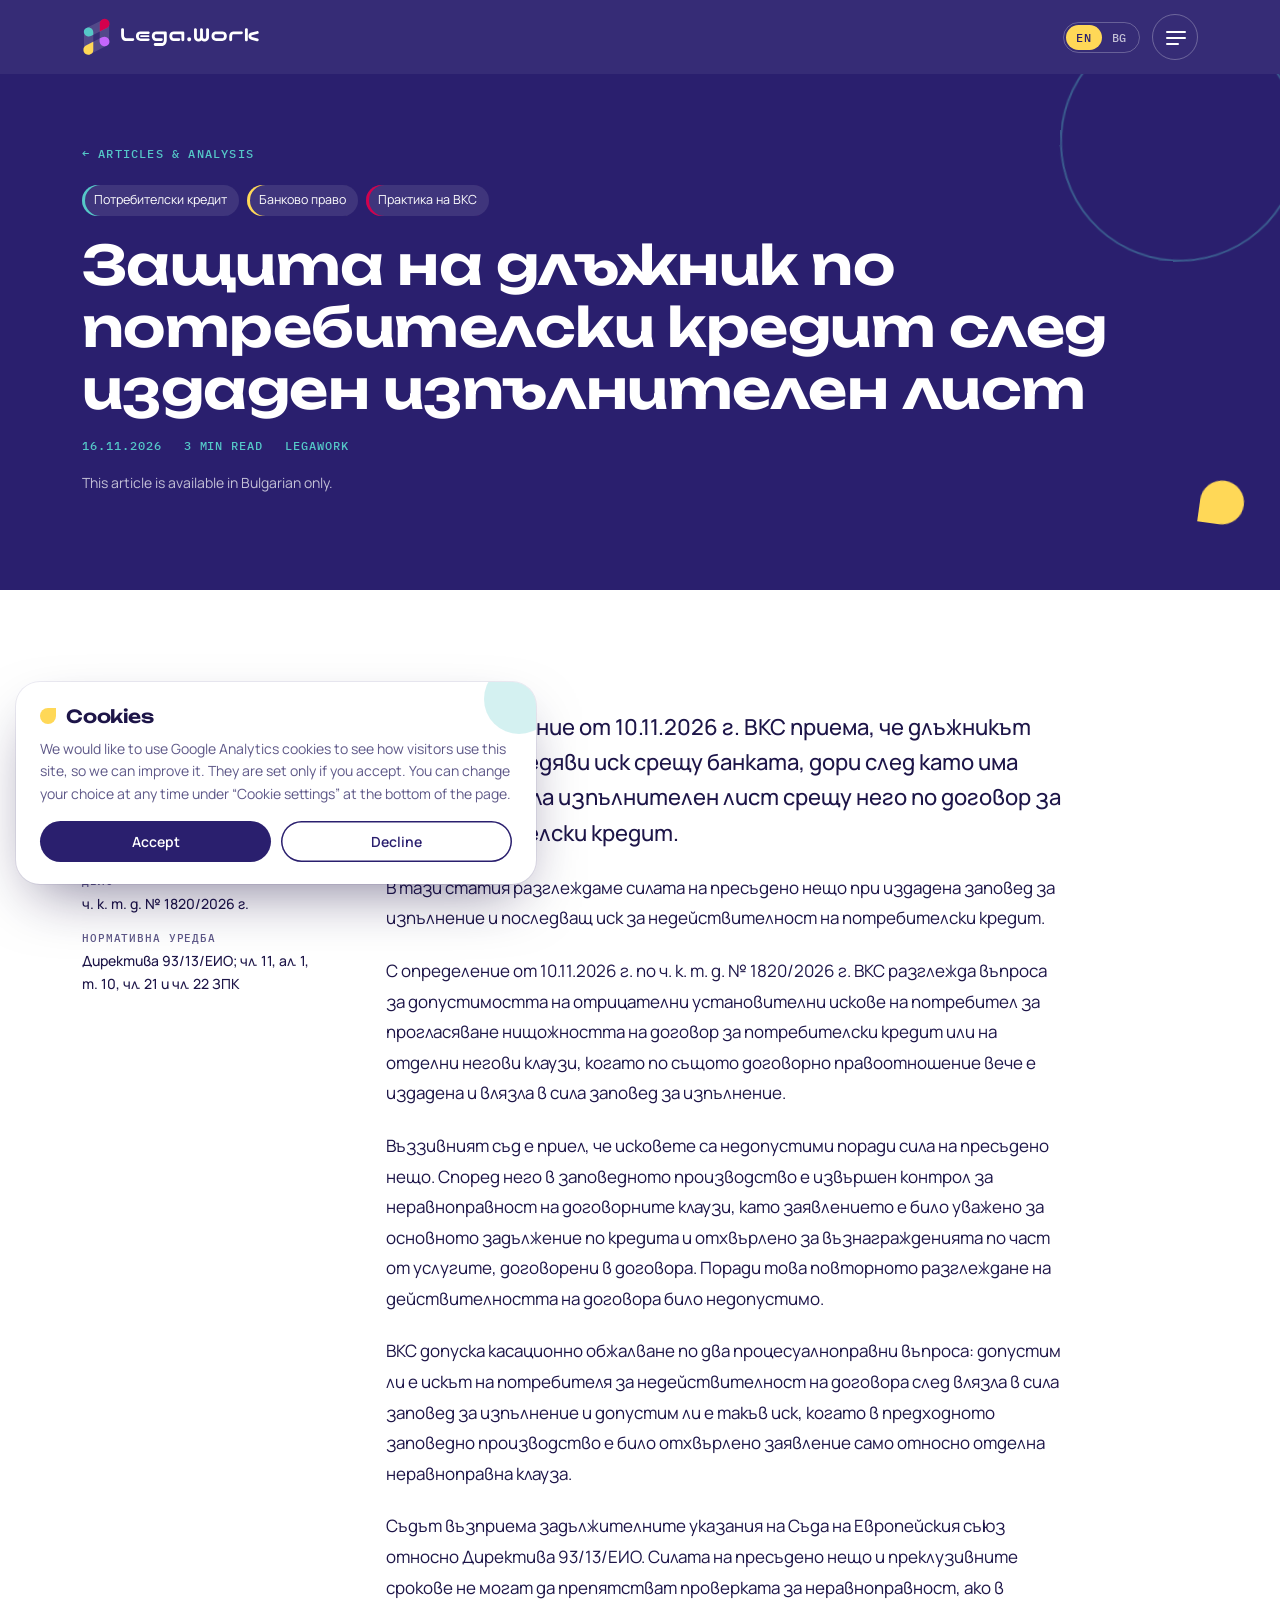
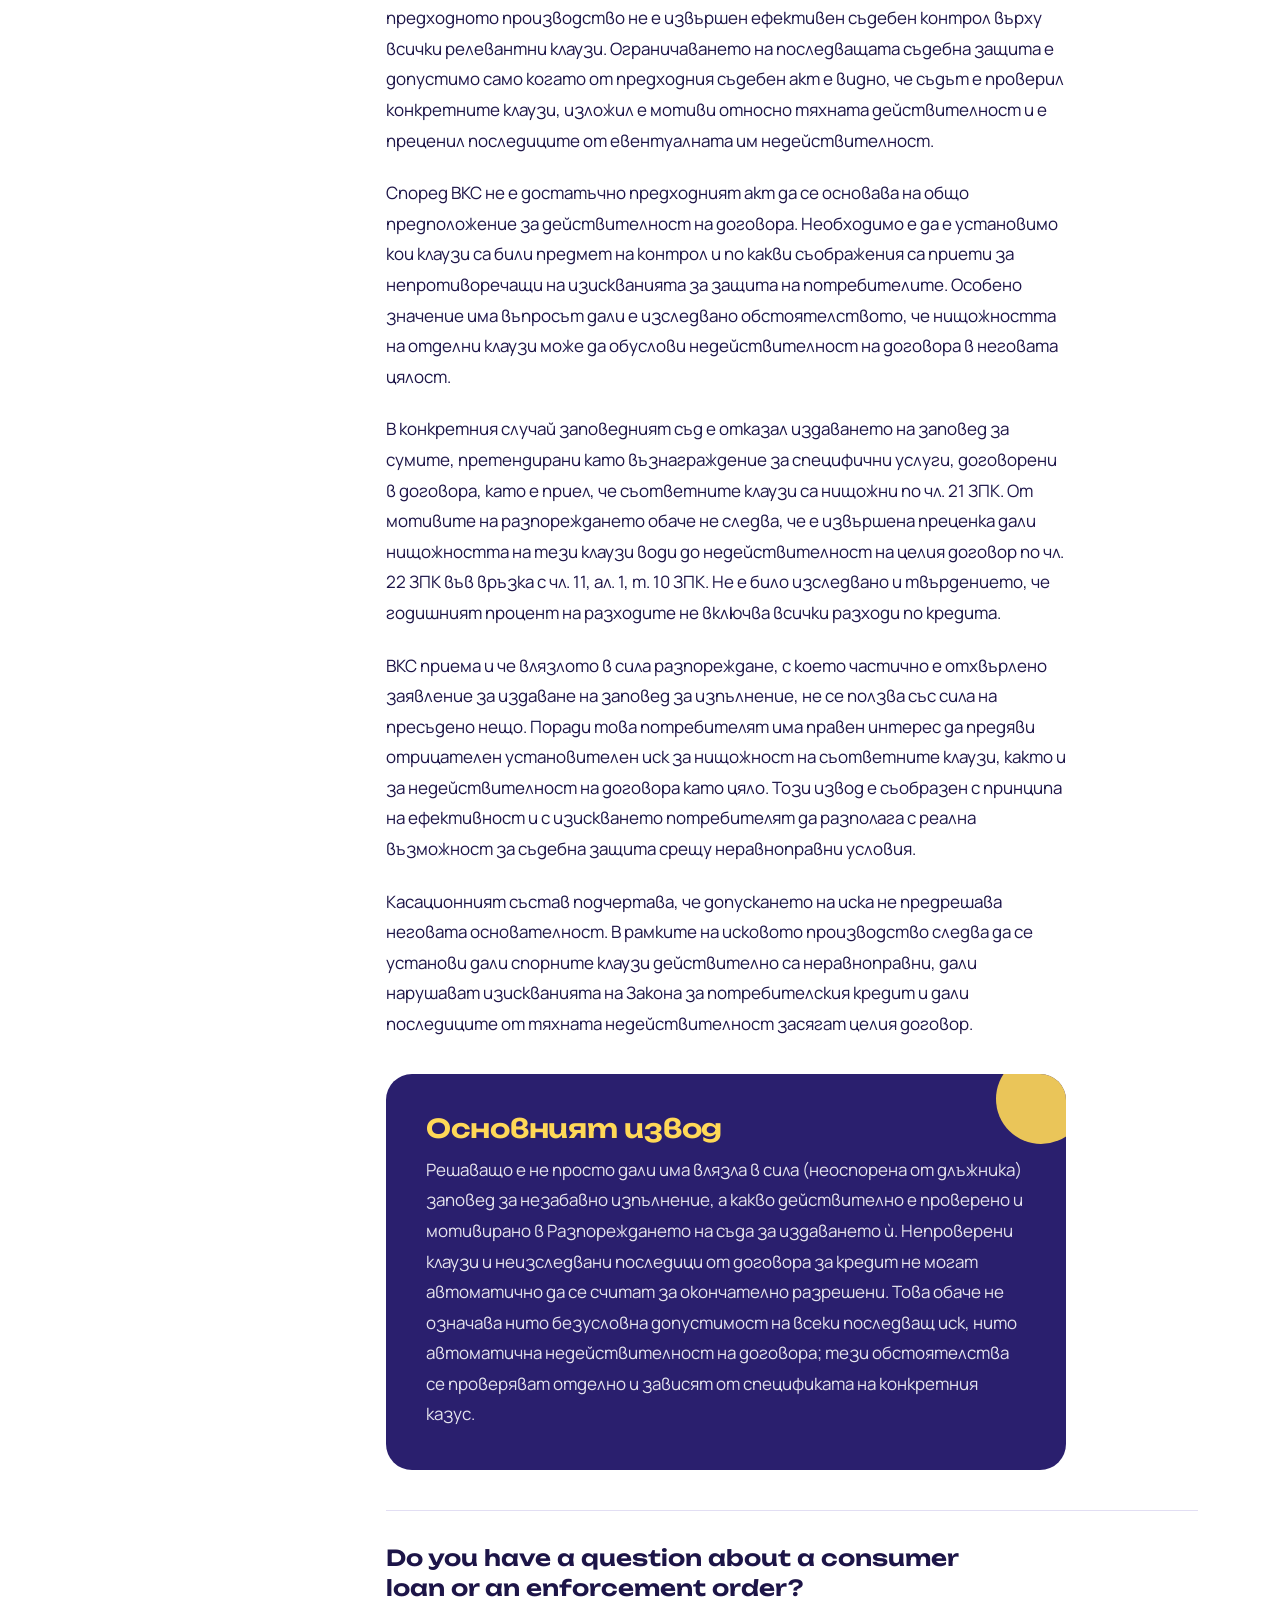
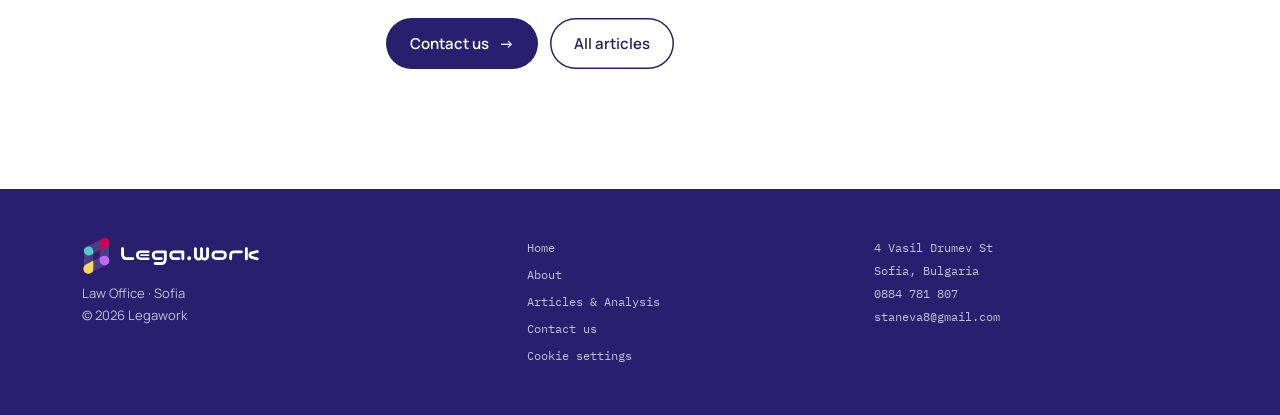
<file: zashtita-na-dlazhnik-po-potrebitelski-kredit.html>
<!doctype html>
<html lang="en">
<head>
<meta charset="utf-8">
<meta name="viewport" content="width=device-width, initial-scale=1, viewport-fit=cover">
<!-- Google Tag Manager, loaded only after the visitor accepts cookies (see the cookie banner in assets/js/site.js) -->
<script>
  window.dataLayer = window.dataLayer || [];
  function gtag(){dataLayer.push(arguments);}
  gtag('consent', 'default', { ad_storage: 'denied', ad_user_data: 'denied', ad_personalization: 'denied', analytics_storage: 'denied' });
  gtag('js', new Date());
  window.lwLoadGTM = function () {
    if (window.lwGTMLoaded) return;
    window.lwGTMLoaded = true;
    gtag('consent', 'update', { analytics_storage: 'granted' });
    var s = document.createElement('script');
    s.async = true;
    s.src = 'https://www.googletagmanager.com/gtm.js?id=GTM-W9WD5CR8';
    document.head.appendChild(s);
  };
  try { if (localStorage.getItem('lw-consent') === 'granted') window.lwLoadGTM(); } catch (e) {}
</script>
<!-- End Google Tag Manager -->
<title>Защита на длъжник по потребителски кредит след издаден изпълнителен лист · Legawork</title>
<meta name="description" content="Силата на пресъдено нещо при издадена заповед за изпълнение и последващ иск за недействителност на потребителски кредит.">
<meta name="theme-color" content="#2a1f6e">
<link rel="icon" type="image/svg+xml" href="assets/logo/mark.svg">
<link rel="preconnect" href="https://fonts.googleapis.com">
<link rel="preconnect" href="https://fonts.gstatic.com" crossorigin>
<link rel="stylesheet" href="https://fonts.googleapis.com/css2?family=Unbounded:wght@500;600;700&family=Manrope:wght@400;500;600;700&family=IBM+Plex+Mono:wght@500&display=swap">
<link rel="stylesheet" href="assets/css/site.css">
</head>
<body class="en">
<!-- Official Lega.work logo: mark and wordmark as reusable symbols -->
<svg width="0" height="0" style="position:absolute" aria-hidden="true">
  <symbol id="mark" viewBox="0 0 370 493"><rect x="22.6699" y="125.974" width="120.179" height="346.117" rx="60.0897" fill="currentColor" fill-opacity=".14"/><rect x="346.188" y="366.674" width="120.179" height="346.117" rx="60.0897" transform="rotate(-179.474 346.188 366.674)" fill="currentColor" fill-opacity=".14"/><rect x="309.08" y="224.384" width="125.639" height="346.117" rx="62.8193" transform="rotate(63.2518 309.08 224.384)" fill="currentColor" fill-opacity=".14"/><rect x="58.293" y="260.746" width="120.179" height="346.117" rx="60.0897" transform="rotate(-116.223 58.293 260.746)" fill="currentColor" fill-opacity=".14"/><path d="M80.5371 121.74C114.952 121.74 142.85 149.638 142.851 184.053V218.313L111.07 233.966C80.1972 249.173 42.8423 236.473 27.6357 205.6C19.1977 188.469 19.3522 169.341 26.4365 153.11C37.1802 134.367 57.3842 121.74 80.5371 121.74Z" fill="#55C8C8"/><path d="M290.881 366.674C255.061 366.674 226.023 337.636 226.023 301.816V266.162L259.104 249.867C291.238 234.04 330.118 247.259 345.945 279.393C354.721 297.21 354.567 317.102 347.209 333.988C336.032 353.516 314.993 366.674 290.881 366.674Z" fill="#C466FB"/><path d="M142.86 417.566C142.86 432.73 137.545 446.651 128.677 457.572L106.323 468.838C75.0014 484.624 36.8126 472.03 21.0264 440.708C19.7153 438.107 18.6009 435.458 17.6758 432.779C16.4776 427.905 15.8418 422.81 15.8418 417.566V397.906C19.9331 380.14 31.6038 364.258 49.1562 355.412L142.86 308.184V417.566Z" fill="#FFD857"/><path d="M227.555 73.0107C227.555 49.8091 239.998 29.5147 258.573 18.4326L262.069 16.6699C293.391 0.883667 331.58 13.4772 347.366 44.7988C363.153 76.1208 350.558 114.31 319.236 130.097L227.555 176.304V73.0107Z" fill="#D3004D"/></symbol>
  <symbol id="word" viewBox="416 186 920 120"><path d="M426.156 187.168C428.785 187.168 431.039 188.06 432.917 189.844C434.794 191.534 435.78 193.693 435.874 196.322V230.264C435.78 234.113 436.015 237.681 436.578 240.967C437.236 244.159 438.738 247.023 441.085 249.558C443.432 252.093 446.39 253.454 449.958 253.642H495.025C497.654 253.736 499.813 254.722 501.503 256.6C503.287 258.478 504.179 260.731 504.179 263.36C504.085 265.895 503.146 268.054 501.363 269.838C499.673 271.528 497.56 272.42 495.025 272.514H445.169C438.597 272.139 433.151 269.932 428.832 265.895C424.607 261.764 421.556 256.741 419.678 250.826C417.894 244.91 416.955 238.62 416.861 231.954V196.322C416.955 193.787 417.894 191.675 419.678 189.985C421.462 188.201 423.621 187.262 426.156 187.168Z" fill="currentColor"/><path d="M546.43 272.514C538.167 272.233 531.924 270.308 527.699 266.74C523.474 263.078 520.422 258.994 518.544 254.487C516.667 249.887 515.728 245.239 515.728 240.545C515.728 235.662 516.62 230.968 518.404 226.461C520.281 221.86 523.333 217.776 527.558 214.208C531.877 210.547 537.322 208.669 543.895 208.575H597.412C600.041 208.575 602.248 209.467 604.031 211.251C605.909 212.941 606.848 215.006 606.848 217.448C606.848 219.983 605.909 222.142 604.031 223.926C602.248 225.616 600.041 226.461 597.412 226.461H544.74C542.674 226.461 540.843 227.165 539.247 228.574C537.745 229.982 536.618 231.813 535.867 234.066C535.21 236.32 534.881 238.526 534.881 240.685C534.881 243.033 535.21 245.333 535.867 247.586C536.618 249.84 537.745 251.671 539.247 253.079C540.843 254.393 542.674 255.098 544.74 255.191H597.412C600.041 255.191 602.248 256.036 604.031 257.726C605.909 259.417 606.848 261.435 606.848 263.782C606.848 266.224 605.909 268.289 604.031 269.979C602.248 271.669 600.041 272.514 597.412 272.514H546.43ZM605.158 240.263C605.158 242.047 604.36 243.596 602.764 244.91C601.356 246.131 599.572 246.741 597.412 246.741H551.359C549.2 246.741 547.369 246.131 545.867 244.91C544.364 243.596 543.613 242.047 543.613 240.263C543.613 238.573 544.364 237.071 545.867 235.756C547.369 234.536 549.2 233.925 551.359 233.925H597.412C599.572 233.925 601.403 234.583 602.905 235.897C604.407 237.118 605.158 238.573 605.158 240.263Z" fill="currentColor"/><path d="M702.053 231.109C702.053 228.761 700.832 227.541 698.391 227.447H649.099C647.315 227.541 645.766 228.339 644.451 229.841C643.137 231.249 642.151 232.939 641.494 234.911C640.93 236.789 640.649 238.714 640.649 240.685C640.649 242.563 640.93 244.488 641.494 246.46C642.151 248.337 643.137 250.027 644.451 251.53C645.766 252.938 647.315 253.642 649.099 253.642H685.153C687.782 253.642 689.988 254.581 691.772 256.459C693.65 258.243 694.589 260.449 694.589 263.078C694.589 265.707 693.65 267.914 691.772 269.697C689.988 271.575 687.782 272.514 685.153 272.514H649.662C643.09 272.42 637.644 270.589 633.325 267.022C629.1 263.36 626.049 259.276 624.171 254.769C622.387 250.168 621.495 245.427 621.495 240.545C621.495 235.85 622.434 231.249 624.312 226.743C626.19 222.142 629.241 218.058 633.466 214.49C637.691 210.828 643.935 208.857 652.197 208.575H711.348C713.977 208.575 716.23 209.467 718.108 211.251C719.986 212.941 720.972 215.1 721.066 217.729V262.233C721.066 269.744 720.033 276.833 717.967 283.499C716.089 289.414 712.991 294.391 708.672 298.428C704.447 302.559 699.048 304.812 692.476 305.188H643.747C641.212 305.094 639.053 304.155 637.269 302.371C635.579 300.681 634.687 298.569 634.593 296.034C634.593 293.405 635.438 291.151 637.128 289.274C638.912 287.396 641.118 286.41 643.747 286.316H687.688C691.256 286.128 694.213 284.767 696.56 282.232C698.908 279.697 700.41 276.739 701.067 273.359C701.724 269.979 702.053 265.613 702.053 260.262V231.109Z" fill="currentColor"/><path d="M818.805 265.05V231.109C818.805 228.761 817.585 227.541 815.144 227.447H765.851C764.067 227.541 762.518 228.339 761.204 229.841C759.889 231.249 758.903 232.939 758.246 234.911C757.683 236.789 757.401 238.714 757.401 240.685C757.401 242.563 757.683 244.488 758.246 246.46C758.903 248.337 759.889 250.027 761.204 251.53C762.518 252.938 764.067 253.642 765.851 253.642H801.905C804.534 253.642 806.741 254.581 808.524 256.459C810.402 258.243 811.341 260.449 811.341 263.078C811.341 265.707 810.402 267.914 808.524 269.697C806.741 271.575 804.534 272.514 801.905 272.514H766.415C759.842 272.42 754.397 270.589 750.078 267.022C745.853 263.36 742.801 259.276 740.923 254.769C739.14 250.168 738.248 245.427 738.248 240.545C738.248 235.85 739.186 231.249 741.064 226.743C742.942 222.142 745.993 218.058 750.219 214.49C754.444 210.828 760.687 208.857 768.95 208.575H828.101C830.729 208.575 832.983 209.467 834.861 211.251C836.738 212.941 837.724 215.1 837.818 217.729V265.05C837.818 267.679 836.832 269.885 834.861 271.669C832.983 273.359 830.729 274.204 828.101 274.204C822.467 273.735 819.369 270.683 818.805 265.05Z" fill="currentColor"/><path d="M870.492 274.768C866.736 274.768 863.591 273.453 861.056 270.824C858.615 268.195 857.394 264.909 857.394 260.966C857.394 257.022 858.615 253.736 861.056 251.107C863.591 248.478 866.736 247.164 870.492 247.164C874.248 247.164 877.393 248.478 879.928 251.107C882.463 253.736 883.73 257.022 883.73 260.966C883.73 264.909 882.463 268.195 879.928 270.824C877.393 273.453 874.248 274.768 870.492 274.768Z" fill="currentColor"/><path d="M932.6 275.753C929.408 275.753 926.216 275.19 923.024 274.063C919.925 272.937 916.921 271.294 914.01 269.134C911.1 266.881 908.564 263.923 906.405 260.262C904.245 256.6 903.072 252.234 902.884 247.164V196.322C902.884 193.693 903.823 191.534 905.701 189.844C907.672 188.06 909.973 187.168 912.602 187.168C918.235 187.637 921.287 190.689 921.756 196.322V246.037C921.85 248.291 922.319 250.215 923.164 251.811C924.009 253.314 924.948 254.534 925.981 255.473C927.014 256.318 928.047 256.975 929.079 257.445C930.206 257.82 931.333 258.008 932.46 258.008C933.586 258.008 934.713 257.82 935.84 257.445C936.966 256.975 938.046 256.318 939.079 255.473C940.112 254.534 941.05 253.314 941.896 251.811C942.741 250.215 943.163 248.291 943.163 246.037V196.322C943.163 193.693 944.102 191.534 945.98 189.844C947.951 188.06 950.252 187.168 952.881 187.168C958.514 187.637 961.612 190.689 962.176 196.322V246.037C962.27 248.291 962.739 250.168 963.584 251.671C964.429 253.267 965.368 254.534 966.401 255.473C967.434 256.318 968.466 256.975 969.499 257.445C970.626 257.82 971.753 258.008 972.879 258.008C974.006 258.008 975.133 257.82 976.259 257.445C977.386 256.975 978.466 256.318 979.499 255.473C980.531 254.534 981.47 253.314 982.315 251.811C983.16 250.215 983.583 248.291 983.583 246.037V196.322C983.583 193.693 984.522 191.534 986.399 189.844C988.371 188.06 990.672 187.168 993.3 187.168C998.934 187.637 1002.03 190.689 1002.6 196.322V247.164C1002.6 252.234 1001.47 256.6 999.215 260.262C997.056 263.923 994.521 266.881 991.61 269.134C988.794 271.294 985.789 272.937 982.597 274.063C979.499 275.19 976.306 275.753 973.02 275.753C969.828 275.753 966.636 275.19 963.443 274.063C960.345 272.937 957.34 271.247 954.43 268.993C953.866 268.618 953.35 268.195 952.881 267.726C952.317 268.195 951.801 268.618 951.331 268.993C948.421 271.247 945.369 272.937 942.177 274.063C939.079 275.19 935.886 275.753 932.6 275.753Z" fill="currentColor"/><path d="M1050.2 272.514C1041.94 272.233 1035.69 270.308 1031.47 266.74C1027.24 263.078 1024.19 258.994 1022.31 254.487C1020.43 249.887 1019.5 245.239 1019.5 240.545C1019.5 235.662 1020.39 230.968 1022.17 226.461C1024.05 221.86 1027.1 217.776 1031.33 214.208C1035.64 210.547 1041.09 208.669 1047.66 208.575H1093.29C1099.87 208.669 1105.26 210.547 1109.49 214.208C1113.81 217.776 1116.86 221.86 1118.64 226.461C1120.52 230.968 1121.46 235.662 1121.46 240.545C1121.46 245.239 1120.52 249.887 1118.64 254.487C1116.77 258.994 1113.71 263.078 1109.49 266.74C1105.26 270.308 1099.02 272.233 1090.76 272.514H1050.2ZM1047.1 227.447C1045.32 227.447 1043.77 228.198 1042.45 229.7C1041.14 231.109 1040.15 232.799 1039.49 234.77C1038.93 236.648 1038.65 238.526 1038.65 240.404C1038.65 242.375 1038.93 244.347 1039.49 246.319C1040.15 248.197 1041.14 249.887 1042.45 251.389C1043.77 252.797 1045.32 253.548 1047.1 253.642H1093.86C1095.64 253.548 1097.19 252.797 1098.5 251.389C1099.82 249.887 1100.76 248.197 1101.32 246.319C1101.98 244.347 1102.31 242.375 1102.31 240.404C1102.31 238.526 1101.98 236.648 1101.32 234.77C1100.76 232.799 1099.82 231.109 1098.5 229.7C1097.19 228.198 1095.64 227.447 1093.86 227.447H1047.1Z" fill="currentColor"/><path d="M1140.61 226.32C1142.4 221.813 1145.4 217.776 1149.63 214.208C1153.95 210.547 1159.39 208.669 1165.96 208.575H1218.92C1221.55 208.575 1223.75 209.514 1225.54 211.392C1227.42 213.176 1228.35 215.382 1228.35 218.011C1228.35 220.64 1227.42 222.893 1225.54 224.771C1223.75 226.555 1221.55 227.447 1218.92 227.447H1165.4C1163.62 227.447 1162.07 228.198 1160.75 229.7C1159.44 231.109 1158.41 232.799 1157.66 234.77C1157 236.742 1156.67 238.62 1156.67 240.404V265.05C1156.11 270.683 1153.01 273.735 1147.37 274.204C1144.75 274.204 1142.44 273.359 1140.47 271.669C1138.6 269.885 1137.66 267.679 1137.66 265.05V240.545H1137.8C1137.8 235.662 1138.74 230.921 1140.61 226.32Z" fill="currentColor"/><path d="M1252.01 187.168C1254.55 187.262 1256.71 188.201 1258.49 189.985C1260.28 191.675 1261.22 193.787 1261.31 196.322V265.332C1260.75 270.965 1257.65 274.016 1252.01 274.486C1249.39 274.486 1247.09 273.641 1245.11 271.951C1243.24 270.167 1242.3 267.961 1242.3 265.332V196.322C1242.39 193.693 1243.38 191.534 1245.25 189.844C1247.13 188.06 1249.39 187.168 1252.01 187.168ZM1269.9 226.461C1272.62 222.048 1277.83 218.809 1285.53 216.743L1321.73 207.026C1324.26 206.275 1326.66 206.509 1328.91 207.73C1331.26 208.857 1332.81 210.687 1333.56 213.223C1334.4 215.664 1334.22 218.058 1333 220.405C1331.87 222.658 1330.04 224.208 1327.5 225.053L1288.91 235.052C1286.19 236.085 1284.88 237.869 1284.97 240.404C1284.88 242.939 1286.19 244.723 1288.91 245.755L1327.5 255.755C1330.04 256.6 1331.87 258.196 1333 260.543C1334.22 262.797 1334.4 265.144 1333.56 267.585C1332.81 270.12 1331.26 271.951 1328.91 273.078C1326.66 274.298 1324.26 274.533 1321.73 273.782L1285.53 264.064C1277.74 261.905 1272.48 258.618 1269.76 254.206C1267.13 249.793 1265.82 245.192 1265.82 240.404C1265.82 235.615 1267.18 230.968 1269.9 226.461Z" fill="currentColor"/></symbol>
</svg>

<header class="top">
  <div class="wrap">
    <a class="logo" href="index.html" aria-label="Legawork"><svg class="mk" aria-hidden="true"><use href="#mark"/></svg><svg class="wd" aria-hidden="true"><use href="#word"/></svg></a>
    <div class="top-r">
      <div class="lang" role="group" aria-label="Language">
        <button type="button" id="lang-en" aria-pressed="true" data-lang="en">EN</button>
        <button type="button" id="lang-bg" aria-pressed="false" data-lang="bg">BG</button>
      </div>
      <button type="button" class="burger" id="burger" aria-expanded="false" aria-controls="menu"><span class="sr">Menu</span><i class="b1"></i><i class="b2"></i><i class="b3"></i></button>
    </div>
  </div>
</header>
<div class="menu" id="menu" aria-hidden="true">
  <i class="shape ring c-teal" style="--x:calc(100% - 260px);--y:12%;--s:220px" aria-hidden="true"></i>
  <i class="shape circle c-yellow" style="--x:calc(100% - 210px);--y:88%;--s:40px" aria-hidden="true"></i>
  <i class="shape drop-b c-red" style="--x:calc(100% - 120px);--y:70%;--s:70px" aria-hidden="true"></i>
  <div class="wrap menu-inner">
    <nav class="menu-nav" aria-label="Main">
      <a href="index.html" style="--k:0"><i class="dot circle c-teal" aria-hidden="true"></i><span class="en">Home</span><span class="bg">Начало</span></a>
      <a href="index.html#team" style="--k:1"><i class="dot drop-b c-red" aria-hidden="true"></i><span class="en">About</span><span class="bg">За нас</span></a>
      <a href="articles.html" aria-current="page" style="--k:2"><i class="dot drop-a c-yellow" aria-hidden="true"></i><span class="en">Articles &amp; Analysis</span><span class="bg">Статии и анализи</span></a>
      <a href="index.html#contact" style="--k:3"><i class="dot circle c-violet" aria-hidden="true"></i><span class="en">Contact us</span><span class="bg">Контакти</span></a>
    </nav>
    <div class="menu-foot">
      <span><span class="en">4 Vasil Drumev St, Sofia</span><span class="bg">ул. „Васил Друмев“ № 4, София</span></span>
      <a href="tel:+359884781807">0884 781 807</a>
      <a href="mailto:staneva8@gmail.com">staneva8@gmail.com</a>
    </div>
  </div>
</div>

<main id="top">
  <section class="band dark page-hero article-hero" data-sec>
    <i class="shape ring c-teal hide-m" style="--x:calc(100% - 220px);--y:-70px;--s:240px" data-speed="-.15" data-rot="30"></i>
    <i class="shape drop-b c-yellow" style="--x:calc(100% - 80px);--y:calc(100% - 80px);--s:44px" data-speed=".25" data-rot="60"></i>
    <div class="wrap page-top">
      <a class="back" href="articles.html"><span aria-hidden="true">←</span> <span class="en">Articles &amp; Analysis</span><span class="bg">Статии и анализи</span></a>
      <ul class="tags"><li>Потребителски кредит</li><li>Банково право</li><li>Практика на ВКС</li></ul>
      <h1 lang="bg">Защита на длъжник по потребителски кредит след издаден изпълнителен лист</h1>
      <p class="meta"><time datetime="2026-11-16">16.11.2026</time><span><span class="en">3 min read</span><span class="bg">3 мин. четене</span></span><span>Legawork</span></p>
      <p class="en only-bg-note">This article is available in Bulgarian only.</p>
    </div>
  </section>

  <section class="band light" data-sec>
    <i class="shape circle c-violet hide-m" style="--x:30px;--y:calc(100% - 140px);--s:34px" data-speed=".25"></i>
    <div class="wrap">
      <aside class="side case-facts" lang="bg">
        <span class="label">Накратко</span>
        <dl>
          <dt>Съд</dt><dd>Върховен касационен съд</dd>
          <dt>Акт</dt><dd>Определение от 10.11.2026 г.</dd>
          <dt>Дело</dt><dd>ч. к. т. д. № 1820/2026 г.</dd>
          <dt>Нормативна уредба</dt><dd>Директива 93/13/ЕИО; чл. 11, ал. 1, т. 10, чл. 21 и чл. 22 ЗПК</dd>
        </dl>
      </aside>
      <div class="body">
        <article class="article-body" lang="bg">
          <p class="lead-p">С Определение от 10.11.2026 г. ВКС приема, че длъжникът може да предяви иск срещу банката, дори след като има влязъл в сила изпълнителен лист срещу него по договор за потребителски кредит.</p>
          <p>В тази статия разглеждаме силата на пресъдено нещо при издадена заповед за изпълнение и последващ иск за недействителност на потребителски кредит.</p>
          <p>С определение от 10.11.2026 г. по ч. к. т. д. № 1820/2026 г. ВКС разглежда въпроса за допустимостта на отрицателни установителни искове на потребител за прогласяване нищожността на договор за потребителски кредит или на отделни негови клаузи, когато по същото договорно правоотношение вече е издадена и влязла в сила заповед за изпълнение.</p>
          <p>Въззивният съд е приел, че исковете са недопустими поради сила на пресъдено нещо. Според него в заповедното производство е извършен контрол за неравноправност на договорните клаузи, като заявлението е било уважено за основното задължение по кредита и отхвърлено за възнагражденията по част от услугите, договорени в договора. Поради това повторното разглеждане на действителността на договора било недопустимо.</p>
          <p>ВКС допуска касационно обжалване по два процесуалноправни въпроса: допустим ли е искът на потребителя за недействителност на договора след влязла в сила заповед за изпълнение и допустим ли е такъв иск, когато в предходното заповедно производство е било отхвърлено заявление само относно отделна неравноправна клауза.</p>
          <p>Съдът възприема задължителните указания на Съда на Европейския съюз относно Директива 93/13/ЕИО. Силата на пресъдено нещо и преклузивните срокове не могат да препятстват проверката за неравноправност, ако в предходното производство не е извършен ефективен съдебен контрол върху всички релевантни клаузи. Ограничаването на последващата съдебна защита е допустимо само когато от предходния съдебен акт е видно, че съдът е проверил конкретните клаузи, изложил е мотиви относно тяхната действителност и е преценил последиците от евентуалната им недействителност.</p>
          <p>Според ВКС не е достатъчно предходният акт да се основава на общо предположение за действителност на договора. Необходимо е да е установимо кои клаузи са били предмет на контрол и по какви съображения са приети за непротиворечащи на изискванията за защита на потребителите. Особено значение има въпросът дали е изследвано обстоятелството, че нищожността на отделни клаузи може да обуслови недействителност на договора в неговата цялост.</p>
          <p>В конкретния случай заповедният съд е отказал издаването на заповед за сумите, претендирани като възнаграждение за специфични услуги, договорени в договора, като е приел, че съответните клаузи са нищожни по чл. 21 ЗПК. От мотивите на разпореждането обаче не следва, че е извършена преценка дали нищожността на тези клаузи води до недействителност на целия договор по чл. 22 ЗПК във връзка с чл. 11, ал. 1, т. 10 ЗПК. Не е било изследвано и твърдението, че годишният процент на разходите не включва всички разходи по кредита.</p>
          <p>ВКС приема и че влязлото в сила разпореждане, с което частично е отхвърлено заявление за издаване на заповед за изпълнение, не се ползва със сила на пресъдено нещо. Поради това потребителят има правен интерес да предяви отрицателен установителен иск за нищожност на съответните клаузи, както и за недействителност на договора като цяло. Този извод е съобразен с принципа на ефективност и с изискването потребителят да разполага с реална възможност за съдебна защита срещу неравноправни условия.</p>
          <p>Касационният състав подчертава, че допускането на иска не предрешава неговата основателност. В рамките на исковото производство следва да се установи дали спорните клаузи действително са неравноправни, дали нарушават изискванията на Закона за потребителския кредит и дали последиците от тяхната недействителност засягат целия договор.</p>
          <div class="takeaway">
            <i class="drop-a c-yellow" aria-hidden="true"></i>
            <h2>Основният извод</h2>
            <p>Решаващо е не просто дали има влязла в сила (неоспорена от длъжника) заповед за незабавно изпълнение, а какво действително е проверено и мотивирано в Разпореждането на съда за издаването ѝ. Непроверени клаузи и неизследвани последици от договора за кредит не могат автоматично да се считат за окончателно разрешени. Това обаче не означава нито безусловна допустимост на всеки последващ иск, нито автоматична недействителност на договора; тези обстоятелства се проверяват отделно и зависят от спецификата на конкретния казус.</p>
          </div>
        </article>
        <div class="article-cta">
          <p><span class="en">Do you have a question about a consumer loan or an enforcement order?</span><span class="bg">Имате въпрос по договор за потребителски кредит или заповед за изпълнение?</span></p>
          <div class="ctas"><a class="btn" href="index.html#contact"><span class="en">Contact us</span><span class="bg">Свържете се с нас</span> <span class="arr">→</span></a><a class="btn out" href="articles.html"><span class="en">All articles</span><span class="bg">Всички статии</span></a></div>
        </div>
      </div>
    </div>
  </section>
</main>

<footer class="band dark">
  <div class="wrap">
    <div><a class="logo" href="index.html"><svg class="mk" aria-hidden="true"><use href="#mark"/></svg><svg class="wd" aria-hidden="true"><use href="#word"/></svg></a><span class="en">Law Office · Sofia</span><span class="bg">Адвокатска кантора · София</span><br>© 2026 Legawork</div>
    <nav class="foot-nav mono" aria-label="Footer">
      <a href="index.html"><span class="en">Home</span><span class="bg">Начало</span></a>
      <a href="index.html#team"><span class="en">About</span><span class="bg">За нас</span></a>
      <a href="articles.html"><span class="en">Articles &amp; Analysis</span><span class="bg">Статии и анализи</span></a>
      <a href="index.html#contact"><span class="en">Contact us</span><span class="bg">Контакти</span></a>
    </nav>
    <div class="mono"><span class="en">4 Vasil Drumev St<br>Sofia, Bulgaria</span><span class="bg">ул. „Васил Друмев“ № 4<br>гр. София</span><br>0884 781 807<br>staneva8@gmail.com</div>
  </div>
</footer>
<script src="assets/js/site.js"></script>
</body>
</html>
</file>
<file: assets/css/site.css>
img { max-width: 100%; } [hidden] { display: none !important; }
/* Layout: brand bands alternate deep indigo and white; the logo's four shapes (teal circle, red drop, violet circle, yellow drop) recur as moving elements. Single brand look by design, not theme-switched. */
:root {
  --indigo: #2a1f6e;
  --indigo-2: #36288a;
  --violet: #c466fb;
  --violet-ink: #7a3cc8;
  --lilac: #8c6ef2;
  --teal: #55c8c8;
  --red: #d3004d;
  --yellow: #ffd857;
  --white: #ffffff;
  --mist: #f3f1fb;
  --ink: #1d1548;
  --muted: #5e5888;
  --line: #e2def3;
  --f-display: "Unbounded", "Arial Rounded MT Bold", "Segoe UI", system-ui, sans-serif;
  --f-body: "Manrope", "Segoe UI", system-ui, sans-serif;
  --f-mono: "IBM Plex Mono", ui-monospace, Menlo, monospace;
  --wrap: 1180px;
  --head: 66px;
  --ease: cubic-bezier(.2, .7, .1, 1);
  --spring: cubic-bezier(.34, 1.56, .64, 1);
  color-scheme: light;
}
* { box-sizing: border-box; }
html { scroll-behavior: smooth; }
body { margin: 0; background: var(--white); color: var(--ink); font-family: var(--f-body); font-size: 16px; line-height: 1.65; }
/* The canvas behind the page matches the footer, so short pages and the phone overscroll bounce show indigo, not white */
html { background: var(--indigo); }
body { min-height: 100vh; min-height: 100dvh; display: flex; flex-direction: column; }
body > main { flex: 1 0 auto; }
body > footer { flex-shrink: 0; }
body.en .bg, body.bg .en { display: none !important; }
a { color: inherit; }
:focus-visible { outline: 2px solid var(--violet); outline-offset: 3px; border-radius: 3px; }

.wrap {
  position: relative; z-index: 1; max-width: var(--wrap); margin: 0 auto;
  padding-left: max(16px, env(safe-area-inset-left, 0px));
  padding-right: max(16px, env(safe-area-inset-right, 0px));
}
@media (min-width: 720px) { .wrap { padding-left: max(32px, env(safe-area-inset-left, 0px)); padding-right: max(32px, env(safe-area-inset-right, 0px)); } }

.label { font-family: var(--f-mono); font-size: 12px; letter-spacing: .1em; text-transform: uppercase; color: var(--violet-ink); }
h1, h2, h3 { font-family: var(--f-display); font-weight: 600; line-height: 1.12; margin: 0; text-wrap: balance; letter-spacing: -.01em; }
h2 { font-size: clamp(28px, 3.8vw, 44px); }
h3 { font-size: 22px; }
p { margin: 0; }

/* Bands */
.band { position: relative; overflow: clip; }
.band.dark { background: var(--indigo); color: var(--white); --muted: rgba(255, 255, 255, .72); --line: rgba(255, 255, 255, .16); }
.band.dark .label { color: var(--teal); }
.band.light { background: var(--white); }

/* Logo */
.logo { display: flex; align-items: center; gap: 10px; text-decoration: none; }
.logo .mk { width: 29px; height: 38px; flex: none; }
.logo .wd { width: 138px; height: 18px; flex: none; }

/* Header */
body::before { content: ""; position: fixed; inset: 0 0 auto; height: env(safe-area-inset-top, 0px); z-index: 10; background: var(--indigo); }
header.top { position: sticky; top: env(safe-area-inset-top, 0px); z-index: 20; background: color-mix(in srgb, var(--indigo) 94%, transparent); backdrop-filter: blur(10px); color: var(--white); transition: box-shadow .3s; }
header.top.scrolled { box-shadow: 0 10px 30px -20px rgba(20, 10, 60, .8); }
.top .wrap { display: flex; align-items: center; justify-content: space-between; gap: 16px; padding-block: 14px; transition: padding .3s var(--ease); }
header.top.scrolled .wrap { padding-block: 9px; }
.lang { display: flex; border: 1px solid rgba(255, 255, 255, .25); border-radius: 999px; padding: 2px; }
.lang button { font: 500 12px var(--f-mono); letter-spacing: .06em; border: 0; background: none; color: rgba(255, 255, 255, .7); padding: 5px 10px; border-radius: 999px; cursor: pointer; }
.lang button[aria-pressed="true"] { background: var(--yellow); color: var(--indigo); }

/* Buttons */
.btn { position: relative; overflow: hidden; isolation: isolate; display: inline-flex; align-items: center; gap: 10px; text-decoration: none; cursor: pointer; font: 600 15px var(--f-body); padding: 15px 24px; border-radius: 999px; border: 0; background: var(--indigo); color: var(--white); transition: color .35s var(--ease); }
.btn::before { content: ""; position: absolute; inset: 0; z-index: -1; background: var(--lilac); border-radius: inherit; transform: scaleX(0); transform-origin: right; transition: transform .5s var(--ease); }
.btn:hover::before { transform: scaleX(1); transform-origin: left; }
.btn.yellow { background: var(--yellow); color: var(--indigo); }
.btn.yellow::before { background: var(--teal); }
.btn.line { background: transparent; color: var(--white); box-shadow: inset 0 0 0 1.5px rgba(255, 255, 255, .5); }
.btn.line::before { background: var(--white); }
.btn.line:hover { color: var(--indigo); }
.btn .arr { display: inline-block; transition: transform .35s var(--ease); }
.btn:hover .arr { transform: translateX(5px); }

/* Floating brand shapes */
.shape { position: absolute; z-index: 0; left: var(--x); top: var(--y); width: var(--s); height: var(--s); pointer-events: none; scale: 1; transition: scale 1s var(--spring); transition-delay: var(--d, 0s); will-change: transform; }
.shape.pre { scale: 0; }
.circle { border-radius: 50%; }
.drop-a { border-radius: 50% 0 50% 50%; }
.drop-b { border-radius: 50% 50% 50% 0; }
.pill { height: calc(var(--s) * 2.4); border-radius: 999px; opacity: .22; }
.ring { border-radius: 50%; border: 2px solid currentColor; opacity: .35; }
.c-teal { background: var(--teal); color: var(--teal); }
.c-red { background: var(--red); color: var(--red); }
.c-violet { background: var(--violet); color: var(--violet); }
.c-yellow { background: var(--yellow); color: var(--yellow); }
.c-white { background: var(--white); color: var(--white); }
.ring.c-teal, .ring.c-red, .ring.c-violet, .ring.c-yellow, .ring.c-white { background: transparent; }
@media (max-width: 700px) { .shape.hide-m { display: none; } }

/* Hero */
section.hero.band > .wrap { display: flex; flex-direction: column; align-items: center; text-align: center; padding-block: 40px 72px; }
@media (min-width: 900px) { section.hero.band > .wrap { padding-block: 56px 96px; } }
.hero h1 { font-size: clamp(32px, 5vw, 64px); max-width: 18ch; margin-inline: auto; }
.hero h1 em { font-style: normal; color: var(--teal); }
.hero .lede { font-size: clamp(16px, 1.5vw, 18px); color: var(--muted); max-width: 58ch; margin: 24px auto 0; }
.ctas { display: flex; flex-wrap: wrap; justify-content: center; gap: 12px; margin-top: 32px; }
.facts { display: flex; flex-wrap: wrap; justify-content: center; gap: 12px 40px; margin: 40px 0 0; padding: 22px 0 0; border-top: 1px solid var(--line); list-style: none; }
.facts li { display: flex; flex-direction: column; align-items: center; gap: 2px; font-size: 14px; }
.facts li > span:first-child { font: 500 11px var(--f-mono); letter-spacing: .1em; text-transform: uppercase; color: var(--teal); }
/* Logo as a balance scale: beams tip on their pivots, coloured shapes ride on the beam ends; the whole mark sways slightly in 3D */
.stage-wrap { position: relative; width: clamp(180px, 19vw, 250px); aspect-ratio: 410 / 533; perspective: 1000px; margin: 12px 0 40px; }
.stage-wrap::before { content: ""; position: absolute; inset: -30%; border-radius: 50%; background: radial-gradient(closest-side, color-mix(in srgb, var(--violet) 32%, transparent), transparent); pointer-events: none; }
.stage { position: relative; width: 100%; height: 100%; transform-style: preserve-3d; will-change: transform; }
/* Founder portrait in a circle beside the logo */
.hero-portrait { position: absolute; z-index: 2; left: calc(100% + 28px); bottom: 6%; width: clamp(96px, 10vw, 140px); aspect-ratio: 1; text-decoration: none; color: var(--white); animation: portrait-in 1s var(--spring) 2s both; }
.hero-portrait img { position: relative; width: 100%; height: 100%; border-radius: 50%; object-fit: cover; display: block; border: 4px solid var(--indigo); box-shadow: 0 0 0 3px var(--yellow), 0 18px 34px -12px rgba(8, 4, 40, .7); animation: bob 5s ease-in-out 3s infinite; transition: transform .4s var(--spring); }
.hero-portrait:hover img { transform: scale(1.06); }
.hero-portrait .ring { position: absolute; inset: -12px; border-radius: 50%; border: 2px dashed color-mix(in srgb, var(--teal) 70%, transparent); animation: spin 18s linear infinite; }
.hero-portrait .cap { position: absolute; left: 50%; top: calc(100% + 14px); transform: translateX(-50%); white-space: nowrap; display: flex; flex-direction: column; align-items: center; font: 500 11px var(--f-mono); letter-spacing: .1em; text-transform: uppercase; color: var(--teal); }
.hero-portrait .cap b { font: 600 14px var(--f-body); letter-spacing: 0; text-transform: none; color: var(--white); }
@keyframes portrait-in { from { opacity: 0; transform: scale(.3) rotate(-25deg); } to { opacity: 1; transform: none; } }
@keyframes bob { 0%, 100% { translate: 0 0; } 50% { translate: 0 -8px; } }
@keyframes spin { to { transform: rotate(360deg); } }
@media (max-width: 640px) { .hero-portrait { left: calc(100% - 16px); bottom: 0; width: 84px; } .hero-portrait .cap b { font-size: 12px; } .hero-portrait .cap { font-size: 10px; } }
.layer { position: absolute; inset: 0; transform-style: preserve-3d; will-change: transform; }
.layer svg { width: 100%; height: 100%; overflow: visible; display: block; }
.layer.c { transform: translateZ(26px); }
.layer.c svg { filter: drop-shadow(0 14px 18px rgba(12, 6, 48, .45)); }
.layer .in { transform-box: fill-box; transform-origin: center; animation: assemble 1.1s var(--spring) both; animation-delay: var(--d); }
@keyframes assemble { from { opacity: 0; transform: translate(var(--fx), var(--fy)) rotate(var(--fr)) scale(.4); } to { opacity: 1; transform: none; } }

/* Ticker */
.ticker { background: var(--lilac); color: var(--white); overflow: hidden; padding-block: 20px; }
.ticker .track { display: flex; width: max-content; gap: 40px; animation: slide 48s linear infinite; font-family: var(--f-display); font-weight: 500; font-size: clamp(18px, 2vw, 24px); white-space: nowrap; }
.ticker .track > span { display: inline-flex; align-items: center; gap: 40px; }
.ticker .track > span::after { content: ""; width: 16px; height: 16px; border-radius: 50%; background: var(--yellow); }
.ticker .track > span:nth-child(4n+2)::after { background: var(--teal); border-radius: 50% 0 50% 50%; }
.ticker .track > span:nth-child(4n+3)::after { background: var(--red); border-radius: 50% 50% 50% 0; }
.ticker .track > span:nth-child(4n+4)::after { background: var(--white); }
.ticker:hover .track { animation-play-state: paused; }
@keyframes slide { to { transform: translateX(-50%); } }

/* Sections */
section.band > .wrap { display: grid; grid-template-columns: 1fr; gap: 28px; padding-block: 80px; }
@media (min-width: 900px) { section.band > .wrap { grid-template-columns: 240px minmax(0, 1fr); gap: 64px; padding-block: 120px; } }
.side { display: flex; flex-direction: column; gap: 12px; }
@media (min-width: 900px) { .side { position: sticky; top: 110px; align-self: start; } }
.body { min-width: 0; display: flex; flex-direction: column; gap: 40px; }
.prose { display: flex; flex-direction: column; gap: 18px; max-width: 64ch; }
.prose p { color: var(--muted); }
.prose p.lead { color: inherit; font-size: 19px; line-height: 1.55; }

/* Mission: fanned cards like the brand slides */
.fan { position: relative; padding: 26px 18px 70px; max-width: 760px; }
.fan .back { position: absolute; left: 6%; right: 6%; bottom: 0; height: 60%; border-radius: 22px; transform-origin: 50% 100%; }
.fan .back.y { background: var(--yellow); transform: rotate(calc(-1deg - var(--f, 0) * 5deg)) translateY(calc(var(--f, 0) * 6px)); }
.fan .back.r { background: var(--red); transform: rotate(calc(1deg + var(--f, 0) * 6deg)) translateY(calc(var(--f, 0) * -8px)); bottom: 22px; }
.fan .front { position: relative; background: var(--teal); color: var(--indigo); border-radius: 22px; padding: clamp(26px, 4vw, 48px); transform: translateY(calc((1 - var(--f, 0)) * 20px)); }
.fan .front p { font-family: var(--f-display); font-weight: 600; font-size: clamp(20px, 2.5vw, 30px); line-height: 1.3; }
.principles { display: grid; grid-template-columns: 1fr; gap: 0; }
@media (min-width: 760px) { .principles { grid-template-columns: repeat(3, minmax(0, 1fr)); gap: 28px; } }
.principle { position: relative; padding: 26px 0; display: flex; flex-direction: column; gap: 12px; }
.principle .dot { display: block; width: 34px; height: 34px; }
.principle h3 { font-size: 19px; }
.principle p { color: var(--muted); font-size: 15px; }
.principle::after { content: ""; position: absolute; top: 0; left: 0; right: 0; height: 1px; background: var(--line); transform-origin: left; transition: transform 1.1s var(--ease); transition-delay: calc(var(--i, 0) * 120ms + .1s); }
.principle.pre::after { transform: scaleX(0); }

/* Services: stacking cards in brand colours */
.intro { font-size: 18px; color: var(--muted); max-width: 62ch; }
.stack { list-style: none; margin: 0; padding: 0; display: flex; flex-direction: column; gap: 28px; }
.card {
  --c-bg: var(--teal); --c-fg: var(--indigo);
  position: sticky; top: calc(var(--head) + 24px + var(--n) * 12px);
  min-height: 270px; padding: clamp(24px, 3.4vw, 44px); border-radius: 26px; overflow: hidden;
  background: var(--c-bg); color: var(--c-fg);
  display: grid; grid-template-columns: minmax(0, 1fr) auto; gap: 24px; align-items: start;
  transform-origin: 50% 0; will-change: transform; box-shadow: 0 -18px 40px -28px rgba(30, 20, 80, .55);
}
.card.k-red { --c-bg: var(--red); --c-fg: var(--white); }
.card.k-yellow { --c-bg: var(--yellow); --c-fg: var(--indigo); }
.card.k-violet { --c-bg: var(--violet); --c-fg: var(--indigo); }
.card .main { display: flex; flex-direction: column; gap: 16px; min-width: 0; position: relative; z-index: 1; }
.card .pos { font: 500 12px var(--f-mono); letter-spacing: .08em; opacity: .7; font-variant-numeric: tabular-nums; }
.card h3 { font-size: clamp(24px, 3.2vw, 38px); max-width: 20ch; }
.card p { font-size: 15.5px; max-width: 52ch; opacity: .85; padding-top: 14px; border-top: 1px solid color-mix(in srgb, var(--c-fg) 28%, transparent); }
.card .glyph { display: block; width: clamp(64px, 9vw, 120px); height: clamp(64px, 9vw, 120px); background: var(--c-fg); opacity: .16; transform: rotate(var(--gr, 0deg)); }
.card .main, .card .glyph { transition: opacity .8s var(--ease), translate .8s var(--ease); }
.card.pre .main { opacity: .2; translate: 0 24px; }
@media (max-width: 759px) { .card { --head: 58px; top: calc(var(--head) + 16px + var(--n) * 8px); min-height: 210px; } }

/* Team */
.founder { display: grid; grid-template-columns: 1fr; gap: 40px; }
@media (min-width: 880px) { .founder { grid-template-columns: minmax(0, 340px) minmax(0, 1fr); gap: 60px; align-items: start; } }
.photo-wrap { position: relative; max-width: 360px; }
@media (min-width: 880px) { .photo-wrap { position: sticky; top: 110px; } }
.photo-wrap::before { content: ""; position: absolute; inset: 18px -18px -18px 18px; border-radius: 22px; background: var(--lilac); }
.photo { position: relative; margin: 0; aspect-ratio: 4 / 5; max-width: 100%; overflow: hidden; border-radius: 22px; background: var(--indigo-2); }
.photo img { width: 100%; height: 115%; object-fit: cover; display: block; transform: translateY(var(--py, 0%)); scale: 1; transition: scale 1.2s var(--ease); }
.photo-wrap.pre .photo img { scale: 1.08; }
.photo-wrap .tag { position: absolute; left: 16px; bottom: 16px; z-index: 2; background: var(--red); color: var(--white); font: 600 13px var(--f-body); padding: 8px 14px; border-radius: 999px; }
.photo-wrap .s1 { position: absolute; z-index: 2; right: -34px; top: 34px; width: 66px; height: 66px; border-radius: 50%; background: var(--teal); will-change: transform; }
.photo-wrap .s2 { position: absolute; z-index: 2; left: -24px; top: 78%; width: 48px; height: 48px; border-radius: 50% 0 50% 50%; background: var(--yellow); will-change: transform; }
@media (max-width: 500px) { .photo-wrap .s1 { right: -8px; } .photo-wrap .s2 { left: -8px; } .photo-wrap.alt .s1 { left: -8px; } .photo-wrap.alt .s2 { right: -8px; } }
.person { display: flex; flex-direction: column; gap: 22px; min-width: 0; }
.person h3 { font-size: clamp(28px, 3.4vw, 42px); }
.person .role { font: 500 12px var(--f-mono); letter-spacing: .1em; text-transform: uppercase; color: var(--teal); }
.highlights { display: flex; flex-wrap: wrap; gap: 8px; margin: 0; padding: 0; list-style: none; }
.highlights li { font-size: 13px; padding: 6px 13px; border-radius: 999px; background: rgba(255, 255, 255, .1); }
.highlights li:nth-child(1) { box-shadow: inset 3px 0 0 var(--teal); }
.highlights li:nth-child(2) { box-shadow: inset 3px 0 0 var(--yellow); }
.highlights li:nth-child(3) { box-shadow: inset 3px 0 0 var(--red); }
.member { display: flex; align-items: center; gap: 18px; padding-top: 28px; border-top: 1px solid var(--line); }
.member .ini { width: 68px; height: 68px; border-radius: 50% 50% 50% 0; display: grid; place-items: center; background: var(--yellow); color: var(--indigo); font: 600 20px var(--f-display); flex: none; }
.member h3 { font-size: 22px; }
.member .role { font: 500 12px var(--f-mono); letter-spacing: .1em; text-transform: uppercase; color: var(--muted); }

.founder.partner { padding-top: 64px; margin-top: 24px; border-top: 1px solid var(--line); }
@media (min-width: 880px) { .founder.partner { grid-template-columns: minmax(0, 1fr) minmax(0, 340px); } .founder.partner .photo-wrap { order: 2; } }
.photo-wrap.alt::before { background: var(--teal); inset: 18px 18px -18px -18px; }
.photo-wrap.alt .s1 { background: var(--yellow); border-radius: 50% 50% 50% 0; right: auto; left: -30px; }
.photo-wrap.alt .s2 { background: var(--violet); border-radius: 50%; left: auto; right: -22px; }
.photo-wrap.alt .tag { background: var(--violet); color: var(--indigo); }
.cv { display: grid; grid-template-columns: 1fr; gap: 28px; }
.cv .label { display: block; margin-bottom: 10px; }
.timeline { margin: 0; padding: 0; list-style: none; border-top: 1px solid var(--line); }
.timeline li { display: grid; grid-template-columns: 88px minmax(0, 1fr); gap: 16px; padding: 12px 0; border-bottom: 1px solid var(--line); font-size: 14.5px; color: var(--muted); }
.timeline time { font: 500 13px var(--f-mono); color: var(--yellow); font-variant-numeric: tabular-nums; }

/* Contact */
.contact-grid { display: grid; grid-template-columns: 1fr; gap: 40px; }
@media (min-width: 860px) { .contact-grid { grid-template-columns: minmax(0, 1fr) minmax(0, 1.1fr); gap: 56px; } }
.details { display: flex; flex-direction: column; gap: 22px; }
.details .row { display: flex; flex-direction: column; gap: 4px; }
.details .val { font-size: 18px; font-weight: 500; display: flex; align-items: center; gap: 10px; flex-wrap: wrap; overflow-wrap: anywhere; }
.copy { font: 500 11px var(--f-mono); letter-spacing: .06em; text-transform: uppercase; border: 1px solid var(--line); background: none; color: var(--muted); padding: 4px 9px; border-radius: 999px; cursor: pointer; }
.copy:hover { color: var(--indigo); border-color: var(--indigo); }
form.enquiry { background: var(--mist); border-radius: 26px; padding: clamp(20px, 3vw, 34px); display: grid; gap: 16px; }
.field { display: flex; flex-direction: column; gap: 6px; }
.field label { font-size: 13px; font-weight: 600; transition: color .2s; }
.field:focus-within label { color: var(--violet); }
.field input, .field select, .field textarea { font: 15px var(--f-body); color: var(--ink); background: var(--white); border: 1px solid var(--line); border-radius: 12px; padding: 12px 14px; width: 100%; }
.field input:focus, .field select:focus, .field textarea:focus { outline: none; border-color: var(--violet); box-shadow: 0 0 0 3px color-mix(in srgb, var(--violet) 25%, transparent); }
.two { display: grid; grid-template-columns: 1fr; gap: 16px; }
@media (min-width: 560px) { .two { grid-template-columns: 1fr 1fr; } }
.consent { display: flex; gap: 10px; align-items: flex-start; font-size: 13px; color: var(--muted); }
.consent input { margin-top: 3px; accent-color: var(--violet); }
.status { font-size: 14px; color: var(--violet); min-height: 1.4em; }
.status:not(:empty) { animation: up .5s var(--ease) both; }

/* Footer */
footer .wrap { padding-block: 48px; display: grid; grid-template-columns: 1fr; gap: 24px; font-size: 13px; color: var(--muted); }
@media (min-width: 760px) { footer .wrap { grid-template-columns: 1.3fr 1fr 1fr; } }
footer .logo { color: var(--white); margin-bottom: 8px; }
footer .mono { font-family: var(--f-mono); font-size: 12px; line-height: 1.9; overflow-wrap: anywhere; }

/* Intro curtain: the mark assembles, then the indigo panel lifts */
.curtain { position: fixed; inset: 0; z-index: 50; background: var(--indigo); color: var(--white); display: grid; place-items: center; pointer-events: none; animation: lift .9s cubic-bezier(.7, 0, .2, 1) .95s forwards; }
.curtain .logo { flex-direction: column; gap: 16px; }
.curtain .mk { width: 84px; height: 112px; animation: pop .8s var(--spring) both; }
.curtain .wd { width: 220px; height: 29px; animation: up .6s var(--ease) .25s both; }
@keyframes lift { to { transform: translateY(-100%); } }
@keyframes pop { from { transform: scale(.2) rotate(-40deg); opacity: 0; } to { transform: none; opacity: 1; } }
@keyframes rise { from { transform: translateY(105%); } to { transform: none; } }
@keyframes fade { from { opacity: 0; } to { opacity: 1; } }
@keyframes up { from { opacity: 0; transform: translateY(18px); } to { opacity: 1; transform: none; } }

/* Hero load sequence */
.ln { display: block; overflow: hidden; padding-bottom: .12em; margin-bottom: -.12em; }
.ln > * { display: inline-block; animation: rise 1s var(--ease) both; }
.ln:nth-child(1) > * { animation-delay: 1.25s; }
.ln:nth-child(2) > * { animation-delay: 1.38s; }
.hero .label { animation: fade .8s ease 1.15s both; }
.hero .lede { animation: up .9s var(--ease) 1.6s both; }
.hero .ctas { animation: up .9s var(--ease) 1.75s both; }
.hero .facts { animation: up .9s var(--ease) 1.9s both; }
.curtain ~ header.top { animation: fade .6s ease 1.1s both; }

.reveal { transition: opacity .9s var(--ease), translate .9s var(--ease); transition-delay: calc(var(--i, 0) * 90ms); }
.reveal.pre { opacity: .12; translate: 0 32px; }

main, footer { transition: opacity .22s ease, filter .22s ease; }
body.switching main, body.switching footer { opacity: 0; filter: blur(2px); }

@media (prefers-reduced-motion: reduce) {
  html { scroll-behavior: auto; }
  *, *::before, *::after { animation: none !important; transition: none !important; }
  .curtain { display: none; }
  .reveal.pre, .card.pre .main { opacity: 1; translate: none; }
  .shape.pre { scale: 1; }
  .principle.pre::after { transform: none; }
  .photo-wrap.pre .photo img { scale: 1; }
  .card { transform: none !important; filter: none !important; }
}

/* ---------- Shared additions ---------- */
.sr { position: absolute; width: 1px; height: 1px; padding: 0; margin: -1px; overflow: hidden; clip: rect(0 0 0 0); white-space: nowrap; border: 0; }
section[id] { scroll-margin-top: 70px; }
.top-r { display: flex; align-items: center; gap: 12px; }

/* Hamburger button: three bars, the last shorter; becomes an X when open */
.burger { position: relative; width: 46px; height: 46px; border-radius: 50%; border: 1px solid rgba(255, 255, 255, .28); background: transparent; cursor: pointer; display: grid; place-items: center; transition: background .3s, border-color .3s; }
.burger:hover { background: rgba(255, 255, 255, .08); }
.burger i { position: absolute; left: 13px; height: 2px; width: 20px; border-radius: 2px; background: var(--white); transition: transform .45s var(--ease), opacity .3s, width .3s var(--ease); }
.burger .b1 { top: 16px; }
.burger .b2 { top: 22px; }
.burger .b3 { top: 28px; width: 13px; }
.burger:hover .b3 { width: 20px; }
body.menu-open .burger { background: var(--yellow); border-color: var(--yellow); }
body.menu-open .burger i { background: var(--indigo); }
body.menu-open .burger .b1 { transform: translateY(6px) rotate(45deg); }
body.menu-open .burger .b2 { opacity: 0; transform: scaleX(.2); }
body.menu-open .burger .b3 { width: 20px; transform: translateY(-6px) rotate(-45deg); }

/* Full-screen menu: grows out of the button as a circle, links rise in one after another */
.menu {
  position: fixed; inset: 0; z-index: 25; overflow: hidden auto; background: var(--indigo); color: var(--white);
  clip-path: circle(0 at var(--mx, calc(100% - 40px)) var(--my, 36px)); visibility: hidden;
  transition: clip-path .75s cubic-bezier(.7, 0, .2, 1), visibility 0s linear .75s;
}
body.menu-open { overflow: hidden; }
body.menu-open .menu { clip-path: circle(150vmax at var(--mx, calc(100% - 40px)) var(--my, 36px)); visibility: visible; transition: clip-path .75s cubic-bezier(.7, 0, .2, 1), visibility 0s; }
body.menu-open header.top { z-index: 30; background: transparent; backdrop-filter: none; box-shadow: none; }
.menu .shape { scale: 0; transition: scale .9s var(--spring); }
body.menu-open .menu .shape { scale: 1; transition-delay: .35s; }
.menu-inner { min-height: 100%; display: flex; flex-direction: column; justify-content: center; gap: 48px; padding-block: 110px 48px; }
.menu-nav { display: flex; flex-direction: column; gap: 6px; }
.menu-nav a {
  display: inline-flex; align-items: center; gap: 20px; align-self: flex-start; text-decoration: none;
  font: 600 clamp(32px, 6vw, 72px)/1.15 var(--f-display); letter-spacing: -.01em; color: var(--white);
  opacity: 0; transform: translateY(40px); transition: opacity .5s var(--ease), transform .7s var(--ease), color .25s;
}
body.menu-open .menu-nav a { opacity: 1; transform: none; transition-delay: calc(.28s + var(--k) * .07s), calc(.28s + var(--k) * .07s), 0s; }
.menu-nav a .dot { display: block; width: .42em; height: .42em; flex: none; transform: scale(.6); transition: transform .4s var(--spring); }
.menu-nav a:hover .dot, .menu-nav a:focus-visible .dot, .menu-nav a[aria-current="page"] .dot { transform: scale(1) rotate(45deg); }
.menu-nav a:hover, .menu-nav a:focus-visible { color: var(--teal); }
.menu-nav a[aria-current="page"] { color: var(--yellow); }
.menu-foot { display: flex; flex-wrap: wrap; gap: 8px 32px; font: 500 13px var(--f-mono); color: rgba(255, 255, 255, .7); opacity: 0; transition: opacity .6s ease; }
.menu-foot a { color: inherit; text-decoration: none; }
.menu-foot a:hover { color: var(--white); }
body.menu-open .menu-foot { opacity: 1; transition-delay: .6s; }

/* Footer navigation */
.foot-nav { display: flex; flex-direction: column; gap: 4px; }
.foot-nav a { text-decoration: none; color: var(--muted); }
.foot-nav a:hover { color: var(--white); }

/* Light-band adjustments */
.band.light .timeline time { color: var(--violet-ink); }
.band.light .highlights li { background: var(--mist); }

/* ---------- Homepage: team summaries ---------- */
.team-grid { display: grid; grid-template-columns: 1fr; gap: 64px; }
@media (min-width: 860px) { .team-grid { grid-template-columns: 1fr 1fr; gap: 48px; } }
.member-card { display: flex; flex-direction: column; gap: 14px; min-width: 0; }
.member-card .photo-wrap { position: relative; top: auto; display: block; max-width: 300px; margin-bottom: 26px; }
.member-card .photo { aspect-ratio: 1 / 1; }
.member-card .photo-wrap .s2 { left: 14px; }
.member-card .photo img { transition: transform .1s linear, scale .8s var(--ease); }
.member-card:hover .photo img { scale: 1.05; }
.member-card .role { font: 500 12px var(--f-mono); letter-spacing: .1em; text-transform: uppercase; color: var(--teal); }
.member-card h3 { font-size: clamp(24px, 2.6vw, 32px); }
.member-card h3 a { text-decoration: none; }
.member-card h3 a:hover { color: var(--teal); }
.member-card p { color: var(--muted); max-width: 52ch; }
.more { align-self: flex-start; display: inline-flex; align-items: center; gap: 10px; margin-top: 6px; font-weight: 600; color: var(--yellow); text-decoration: none; padding-bottom: 4px; background: linear-gradient(currentColor, currentColor) 0 100% / 100% 2px no-repeat; transition: background-size .4s var(--ease); }
.more:hover { background-size: 40% 2px; }
.more .arr { transition: transform .35s var(--ease); }
.more:hover .arr { transform: translateX(6px); }

/* ---------- Profile pages ---------- */
section.band > .wrap.profile-top { display: grid; grid-template-columns: 1fr; gap: 36px; padding-block: 40px 88px; }
@media (min-width: 860px) { section.band > .wrap.profile-top { grid-template-columns: minmax(0, 340px) minmax(0, 1fr); gap: 72px; align-items: center; padding-block: 56px 112px; } }
.back { grid-column: 1 / -1; justify-self: start; font: 500 12px var(--f-mono); letter-spacing: .1em; text-transform: uppercase; color: var(--teal); text-decoration: none; display: inline-flex; gap: 8px; }
.back:hover span { transform: translateX(-4px); }
.back span { display: inline-block; transition: transform .3s var(--ease); }
.profile-top .photo-wrap { position: relative; top: auto; }
.profile-top h1 { font-size: clamp(34px, 5vw, 60px); }
.profile-top .ctas { justify-content: flex-start; margin-top: 8px; }
.profile-top .photo-wrap, .profile-top .person { animation: up .9s var(--ease) both; }
.profile-top .person { animation-delay: .12s; }
.next { display: flex; flex-direction: column; gap: 6px; margin-top: 16px; padding-top: 28px; border-top: 1px solid var(--line); text-decoration: none; }
.next b { font: 600 clamp(22px, 2.4vw, 30px) var(--f-display); }
.next .arr { display: inline-block; transition: transform .35s var(--ease); }
.next:hover .arr { transform: translateX(8px); }
@media (min-width: 900px) { .cv { grid-template-columns: 1fr 1fr; gap: 40px; } }

/* ---------- Articles page ---------- */
section.band > .wrap.page-top { display: flex; flex-direction: column; gap: 18px; padding-block: 72px 96px; }
.page-top h1 { font-size: clamp(36px, 6vw, 76px); animation: up .9s var(--ease) both; }
.page-top .lede { color: var(--muted); font-size: clamp(16px, 1.5vw, 19px); max-width: 60ch; animation: up .9s var(--ease) .12s both; }
section.band > .wrap.one { display: block; padding-block: 88px 120px; }
.posts:empty { display: none; }
.empty { max-width: 560px; margin: 0 auto; text-align: center; display: flex; flex-direction: column; align-items: center; gap: 18px; }
.empty h2 { font-size: clamp(24px, 3vw, 34px); }
.empty p { color: var(--muted); }
.empty .btn { margin-top: 10px; }
.empty-shapes { display: flex; gap: 12px; margin-bottom: 10px; }
.empty-shapes i { display: block; width: 34px; height: 34px; animation: hop 2.4s var(--ease) infinite; }
.empty-shapes i:nth-child(2) { animation-delay: .15s; }
.empty-shapes i:nth-child(3) { animation-delay: .3s; }
.empty-shapes i:nth-child(4) { animation-delay: .45s; }
@keyframes hop { 0%, 60%, 100% { transform: none; } 30% { transform: translateY(-14px) rotate(20deg); } }

@media (prefers-reduced-motion: reduce) {
  .menu, body.menu-open .menu { transition: none; }
  .menu-nav a, .menu-foot { opacity: 1; transform: none; }
  .menu .shape { scale: 1; }
}

/* ---------- Cookie banner ---------- */
.cookie {
  position: fixed; z-index: 40; bottom: calc(16px + env(safe-area-inset-bottom, 0px));
  left: max(16px, env(safe-area-inset-left, 0px)); width: min(520px, calc(100% - 32px));
  background: var(--white); color: var(--ink); border-radius: 24px; padding: 24px 24px 22px;
  box-shadow: 0 24px 60px -20px rgba(20, 10, 60, .55), 0 0 0 1px rgba(42, 31, 110, .08);
  display: grid; gap: 12px; overflow: hidden;
  transform: translateY(calc(100% + 40px)); opacity: 0; visibility: hidden;
  transition: transform .7s var(--spring), opacity .4s ease, visibility 0s linear .7s;
}
.cookie.show { transform: none; opacity: 1; visibility: visible; transition: transform .7s var(--spring), opacity .4s ease, visibility 0s; }
.cookie h2 { font-size: 18px; display: flex; align-items: center; gap: 10px; }
.cookie h2 i { display: block; width: 16px; height: 16px; }
.cookie p { font-size: 14px; line-height: 1.6; color: var(--muted); }
.cookie .btns { display: flex; flex-wrap: wrap; gap: 10px; margin-top: 4px; }
.cookie .btn { padding: 11px 22px; font-size: 14px; flex: 1 1 140px; justify-content: center; }
.cookie .btn.out { background: transparent; color: var(--indigo); box-shadow: inset 0 0 0 1.5px var(--indigo); }
.cookie .btn.out::before { background: var(--indigo); }
.cookie .btn.out:hover { color: var(--white); }
.cookie .deco { position: absolute; right: -18px; top: -18px; width: 70px; height: 70px; border-radius: 50%; background: var(--teal); opacity: .25; pointer-events: none; }
.cookie-link { background: none; border: 0; padding: 0; font: inherit; color: var(--muted); cursor: pointer; text-align: left; }
.cookie-link:hover { color: var(--white); }
@media (prefers-reduced-motion: reduce) { .cookie, .cookie.show { transition: none; } }

/* ---------- Articles list ---------- */
.posts { display: grid; grid-template-columns: 1fr; gap: 24px; max-width: 900px; margin: 0 auto 88px; }
.post {
  position: relative; overflow: hidden; display: flex; flex-direction: column; gap: 14px;
  padding: clamp(24px, 4vw, 44px); border-radius: 26px; background: var(--mist);
  transition: transform .5s var(--spring), box-shadow .4s ease, background .4s ease;
}
.post:hover { transform: translateY(-6px); background: var(--white); box-shadow: 0 30px 60px -30px rgba(42, 31, 110, .45), 0 0 0 1px var(--line); }
.post-meta { display: flex; flex-wrap: wrap; gap: 6px 18px; font: 500 12px var(--f-mono); letter-spacing: .06em; text-transform: uppercase; color: var(--violet-ink); }
.post h3 { font-size: clamp(22px, 2.8vw, 32px); line-height: 1.2; max-width: 26ch; position: relative; z-index: 1; }
.post h3 a { text-decoration: none; }
.post h3 a::after { content: ""; position: absolute; inset: -400px; z-index: 0; }
.post p { color: var(--muted); font-size: 16.5px; max-width: 60ch; }
.post .more { color: var(--indigo); }
.post-shape { position: absolute; right: -26px; bottom: -26px; width: 120px; height: 120px; opacity: .2; transition: transform .8s var(--spring), opacity .4s; }
.post:hover .post-shape { transform: rotate(-90deg) scale(1.15); opacity: .45; }
.empty.soon { gap: 14px; }
.empty.soon h2 { font-size: clamp(20px, 2.4vw, 26px); }

/* ---------- Article page ---------- */
.article-hero h1 { font-size: clamp(28px, 4.4vw, 54px); line-height: 1.15; max-width: 22ch; }
.article-hero .back { margin-bottom: 6px; }
.tags { display: flex; flex-wrap: wrap; gap: 8px; margin: 0; padding: 0; list-style: none; animation: up .8s var(--ease) both; }
.tags li { font-size: 12.5px; padding: 5px 12px; border-radius: 999px; background: rgba(255, 255, 255, .1); }
.tags li:nth-child(1) { box-shadow: inset 3px 0 0 var(--teal); }
.tags li:nth-child(2) { box-shadow: inset 3px 0 0 var(--yellow); }
.tags li:nth-child(3) { box-shadow: inset 3px 0 0 var(--red); }
.meta { display: flex; flex-wrap: wrap; gap: 6px 22px; font: 500 12px var(--f-mono); letter-spacing: .08em; text-transform: uppercase; color: var(--teal); animation: up .9s var(--ease) .2s both; }
.only-bg-note { font-size: 14px; color: var(--muted); }
.case-facts dl { margin: 6px 0 0; display: flex; flex-direction: column; gap: 4px; font-size: 14px; }
.case-facts dt { font: 500 11px var(--f-mono); letter-spacing: .08em; text-transform: uppercase; color: var(--muted); margin-top: 12px; }
.case-facts dd { margin: 0; color: var(--ink); font-weight: 500; }
.article-body { display: flex; flex-direction: column; gap: 22px; max-width: 68ch; font-size: 17px; line-height: 1.8; color: var(--ink); }
.article-body p { overflow-wrap: break-word; }
.article-body .lead-p { font-size: clamp(19px, 2vw, 22px); line-height: 1.6; font-weight: 500; padding-left: 20px; border-left: 4px solid var(--teal); }
.takeaway { position: relative; overflow: hidden; margin-top: 12px; padding: clamp(24px, 4vw, 40px); border-radius: 26px; background: var(--indigo); color: var(--white); display: flex; flex-direction: column; gap: 12px; }
.takeaway h2 { font-size: clamp(20px, 2.2vw, 26px); color: var(--yellow); }
.takeaway p { color: rgba(255, 255, 255, .88); }
.takeaway i { position: absolute; right: -20px; top: -20px; width: 90px; height: 90px; opacity: .9; }
.article-cta { display: flex; flex-direction: column; gap: 16px; padding-top: 32px; border-top: 1px solid var(--line); }
.article-cta p { font: 600 clamp(18px, 2vw, 22px)/1.35 var(--f-display); max-width: 30ch; }
.article-cta .ctas { justify-content: flex-start; margin-top: 0; }
.btn.out { background: transparent; color: var(--indigo); box-shadow: inset 0 0 0 1.5px var(--indigo); }
.btn.out::before { background: var(--indigo); }
.btn.out:hover { color: var(--white); }

/* Reading progress bar under the header */
.progress { position: fixed; z-index: 21; left: 0; right: 0; top: calc(env(safe-area-inset-top, 0px) + var(--hh, 66px)); height: 3px; transform-origin: 0 50%; transform: scaleX(var(--p, 0)); background: linear-gradient(90deg, var(--teal), var(--yellow), var(--red), var(--violet)); pointer-events: none; }
body.menu-open .progress { opacity: 0; }

/* ---------- Profile: summary and practice areas ---------- */
.profile-top .summary { color: var(--muted); font-size: 17px; max-width: 58ch; }
.areas-block { display: flex; flex-direction: column; gap: 12px; }
.areas-list { margin: 0; padding: 0; list-style: none; display: grid; grid-template-columns: 1fr; gap: 0 32px; border-top: 1px solid var(--line); counter-reset: none; }
@media (min-width: 760px) { .areas-list { grid-template-columns: 1fr 1fr; } }
.areas-list li { position: relative; padding: 12px 0 12px 26px; border-bottom: 1px solid var(--line); font-size: 15px; line-height: 1.5; }
.areas-list li::before { content: ""; position: absolute; left: 0; top: 17px; width: 12px; height: 12px; border-radius: 50%; background: var(--teal); transition: transform .4s var(--spring); }
.areas-list li:nth-child(4n+2)::before { background: var(--red); border-radius: 50% 50% 50% 0; }
.areas-list li:nth-child(4n+3)::before { background: var(--yellow); border-radius: 50% 0 50% 50%; }
.areas-list li:nth-child(4n+4)::before { background: var(--violet); }
.areas-list li:hover::before { transform: scale(1.3) rotate(45deg); }
.profile-body .side h2 { font-size: clamp(28px, 2.6vw, 34px); }
</file>
